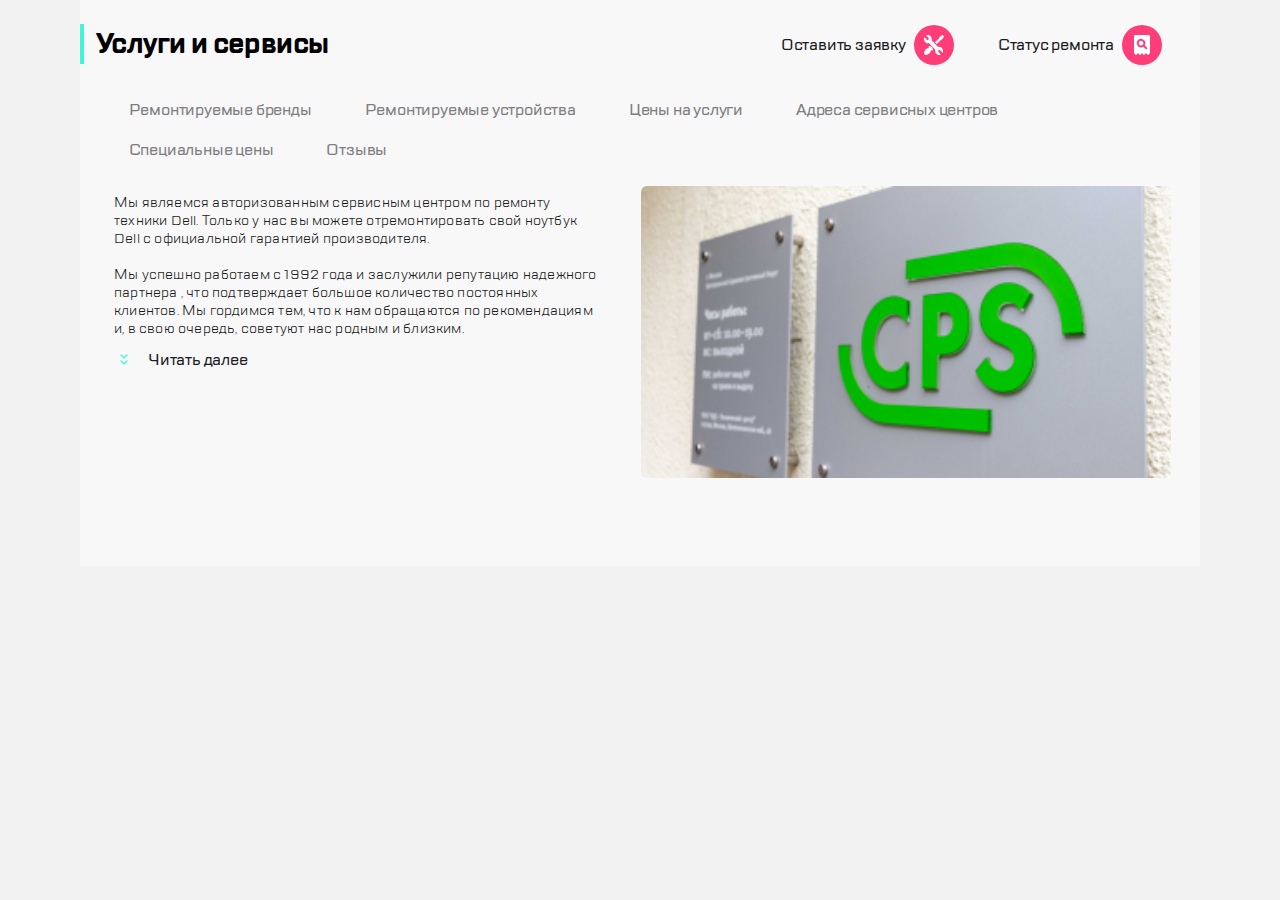
<file: index.html>
<!DOCTYPE html>
<html lang="ru">
<head>
    <meta charset="UTF-8">
    <title>Title</title>
    <link rel="stylesheet" href="style.css">
    <meta name="viewport" content="width=device-width, initial-scale=1, maximum-scale=1">
</head>
<body>
    <div class="body-container">
        <div class="header">
            <div class="header-section">
                <div class="header__item headerButton"><button><img src="img/burger.svg" alt=""></button></div>
                <div class="header__item divider"></div>
                <div class="header__item headerLogo"><a href="#"><img src="img/Group.svg" alt=""></a></div>
                <div class="header__item divider"></div>
                <div class="header-container">
                    <div class="contact-block">
                        <div class="contact-block__item headerButton"><button><img src="img/call.svg" alt=""></button></div>
                        <div class="contact-block__item headerButton"><button><img src="img/chat.svg" alt=""></button></div>
                        <div class="contact-block__item headerButton"><button><img src="img/profile.svg" alt=""></button></div>
                    </div>
                </div>
                <div class="header__item divider"></div>
                <div class="header__item headerButton"><button><img src="img/repair.svg" alt=""></button></div>
                <div class="header__item headerButton"><button><img src="img/checkstatus.svg" alt=""></button></div>
            </div>
        </div>
        <div class="main">
            <div class="main__section">
                <div class="title">
                    <div class="title__highlight"></div>
                    <span class="title__text">Услуги и сервисы</span>
                    <button class="title__button">Оставить заявку<img src="img/repair.svg" alt=""></button>
                    <button class="title__button">Статус ремонта<img src="img/checkstatus.svg" alt=""></button>
                </div>
                <div class="main__menu">
                    <nav>
                        <ul>
                            <li><a href="#">Ремонтируемые бренды </a></li>
                            <li><a href="#">Ремонтируемые устройства </a></li>
                            <li><a href="#">Цены на услуги </a></li>
                            <li><a href="#">Адреса сервисных центров </a></li>
                            <li><a href="#">Специальные цены </a></li>
                            <li><a href="#">Отзывы </a></li>
                        </ul>
                    </nav>
                </div>
                <div class="about-company">
                    <div class="container">
                        <div class="about-company__description">
                                Мы являемся авторизованным сервисным центром по ремонту техники Dell. Только у нас вы можете отремонтировать свой ноутбук Dell с официальной гарантией производителя.
                                <span><br><br>Мы успешно работаем с 1992 года и заслужили репутацию надежного партнера</span>
                                <span>, что подтверждает большое количество постоянных клиентов. Мы гордимся тем, что к нам обращаются по рекомендациям и, в свою очередь, советуют нас родным и близким.</span>
                        </div>
                        <div class="about-company__link">
                            <a href="#">Читать далее</a>
                        </div>
                    </div>
                    <div class="about-company__image">
                            <img src="img/_MG_3223.jpg" alt="#">
                    </div>
                </div>
            </div>
        </div>
    </div>
</body>
</html>
</file>
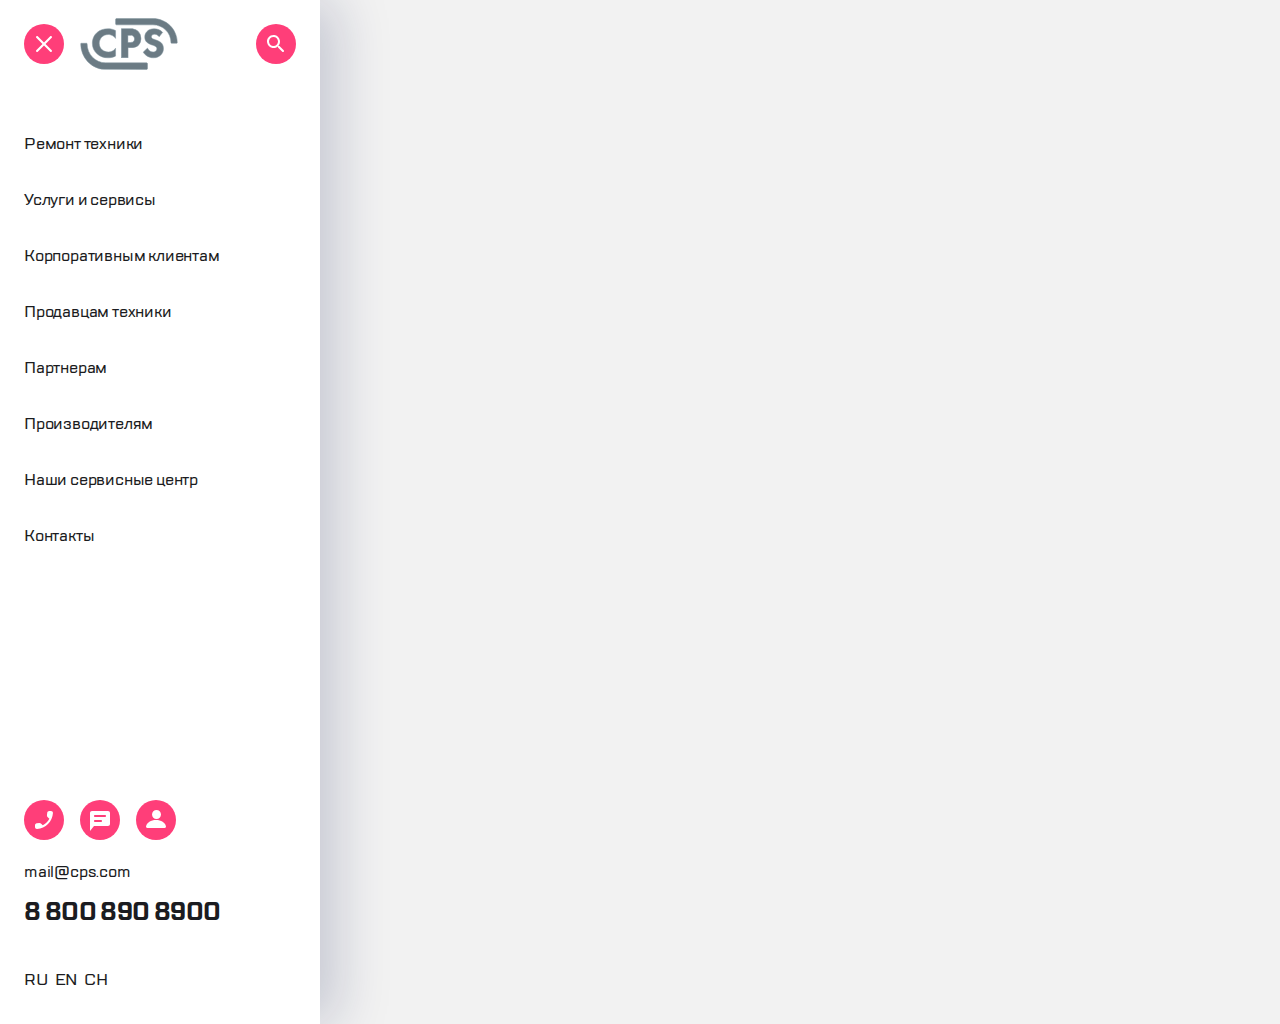
<file: side_menu.html>
<!DOCTYPE html>
<html lang="ru">
<head>
    <meta charset="UTF-8">
    <title>Title</title>
    <link rel="stylesheet" href="side-meny-style.css">
    <meta name="viewport" content="height=device-height, initial-scale=1, maximum-scale=1">
</head>
<body>
    <div class="body-container">
        <div class="header">
            <div class="header__button burger-close"><button tabindex="0"><img src="img/burger-close.svg" alt=""></button></div>
            <div class="header__image headerLogo" tabindex="0"><a href="#"><img src="img/Group.svg" alt=""></a></div>
            <div class="header__button search-button"><button tabindex="0"><img src="img/search.svg" alt=""></button></div>
        </div>
        <div class="main">
            <nav class="main-menu">
                <ul class="main-menu__list">
                    <li class="main-menu__item" tabindex="0"><a href="https://yandex.ru/">Ремонт техники</a></li>
                    <li class="main-menu__item" tabindex="0"><a href="https://www.google.ru/">Услуги и сервисы</a></li>
                    <li class="main-menu__item" tabindex="0"><a href="https://www.instagram.com/">Корпоративным клиентам</a></li>
                    <li class="main-menu__item" tabindex="0"><a href="https://vk.com/">Продавцам техники</a></li>
                    <li class="main-menu__item" tabindex="0"><a href="https://twitter.com/">Партнерам</a></li>
                    <li class="main-menu__item" tabindex="0"><a href="https://ru-ru.facebook.com/">Производителям</a></li>
                    <li class="main-menu__item" tabindex="0"><a href="https://telegram.org/">Наши сервисные центр</a></li>
                    <li class="main-menu__item" tabindex="0"><a href="https://www.yahoo.com/">Контакты</a></li>
                </ul>
            </nav>
            <div class="footer">
                <div class="info">
                    <div class="info-buttons">
                        <div class="info-buttons__button callback-button"><button tabindex="0"><img src="img/call.svg" alt=""></button></div>
                        <div class="info-buttons__button chat-button"><button tabindex="0"><img src="img/chat.svg" alt=""></button></div>
                        <div class="info-buttons__button profile-button"><button tabindex="0"><img src="img/profile.svg" alt=""></button></div>
                    </div>
                    <div class="info-mail" tabindex="0"><a href="mailto:mail@cps.com">mail@cps.com</a></div>
                    <div class="info-number" tabindex="0"><a href="tel:8 800 890 8900">8 800 890 8900</a></div>
                </div>
                <div class="lang">
                    <div class="lang__button ru-button" tabindex="0"><button>RU</button></div>
                    <div class="lang__button en-button" tabindex="0"><button>EN</button></div>
                    <div class="lang__button ch-button" tabindex="0"><button>CH</button></div>
                </div>
            </div>
        </div>
    </div>
</body>
</html>
</file>
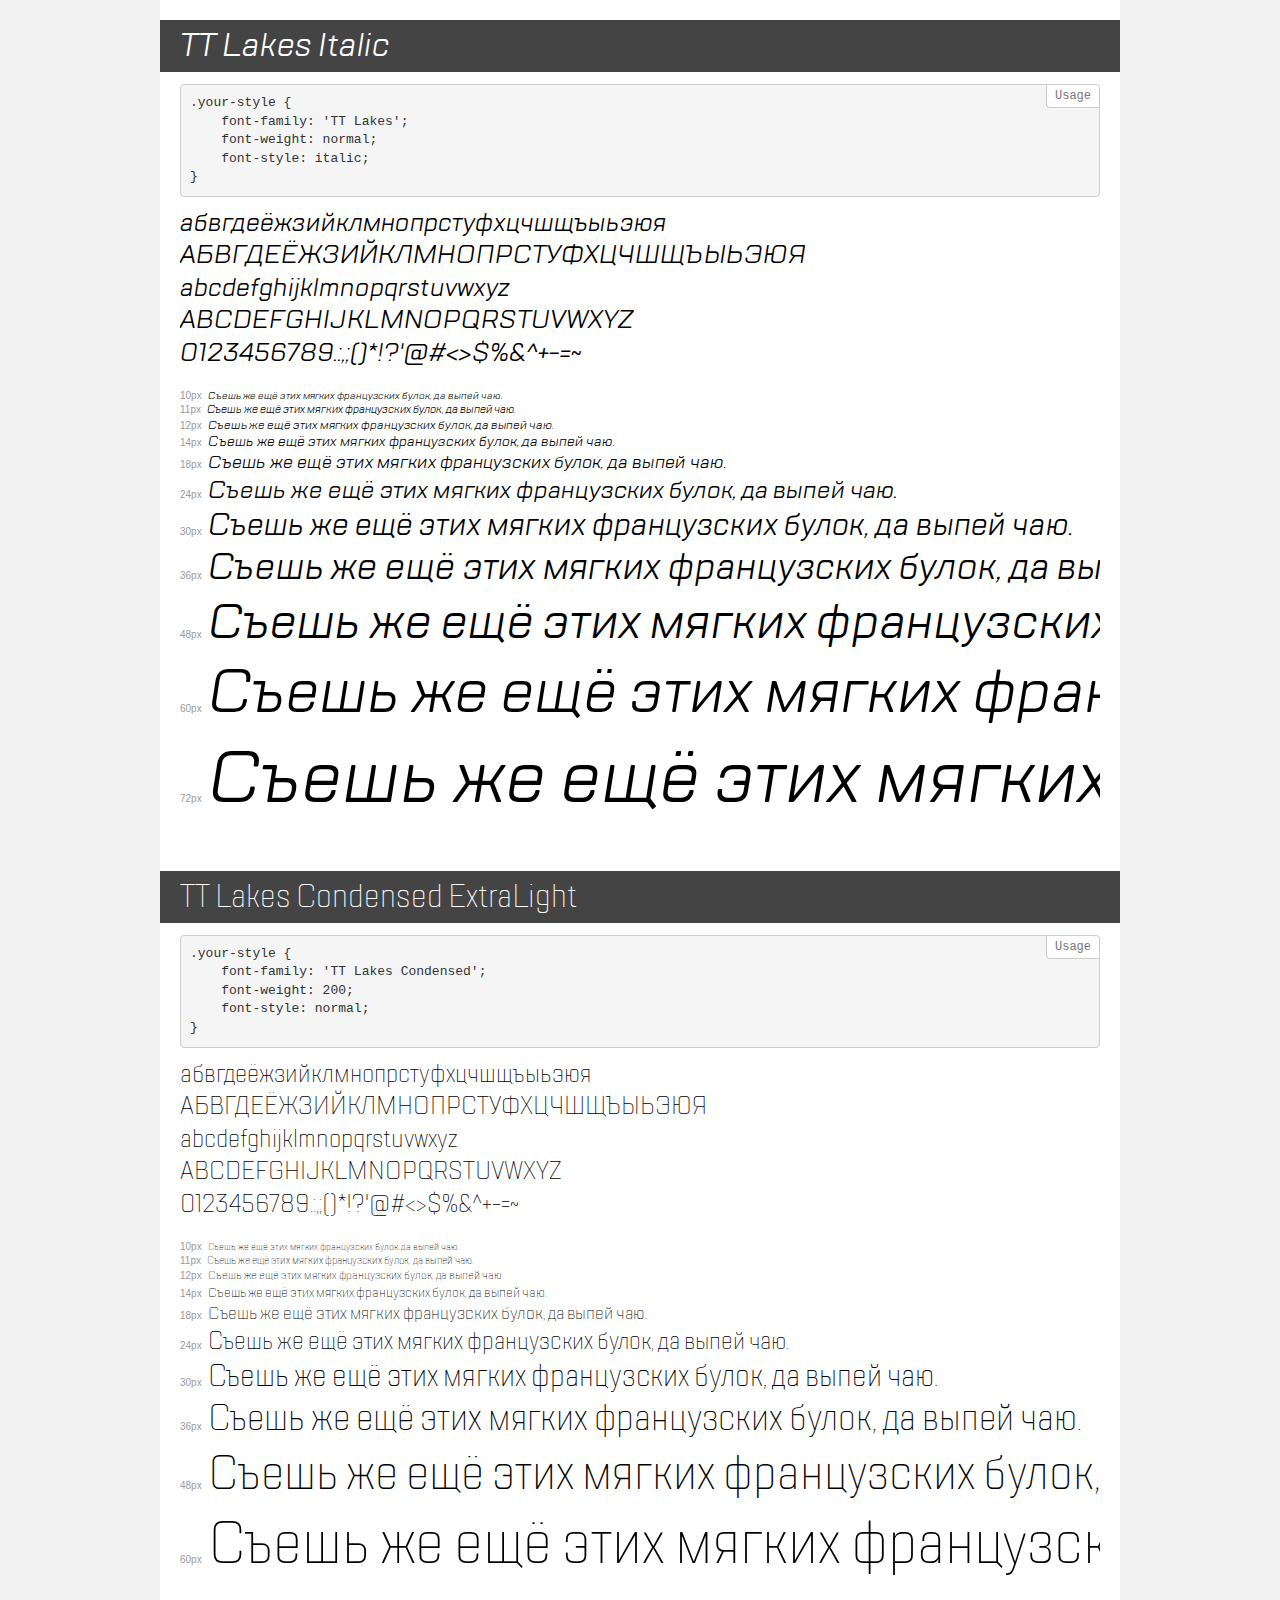
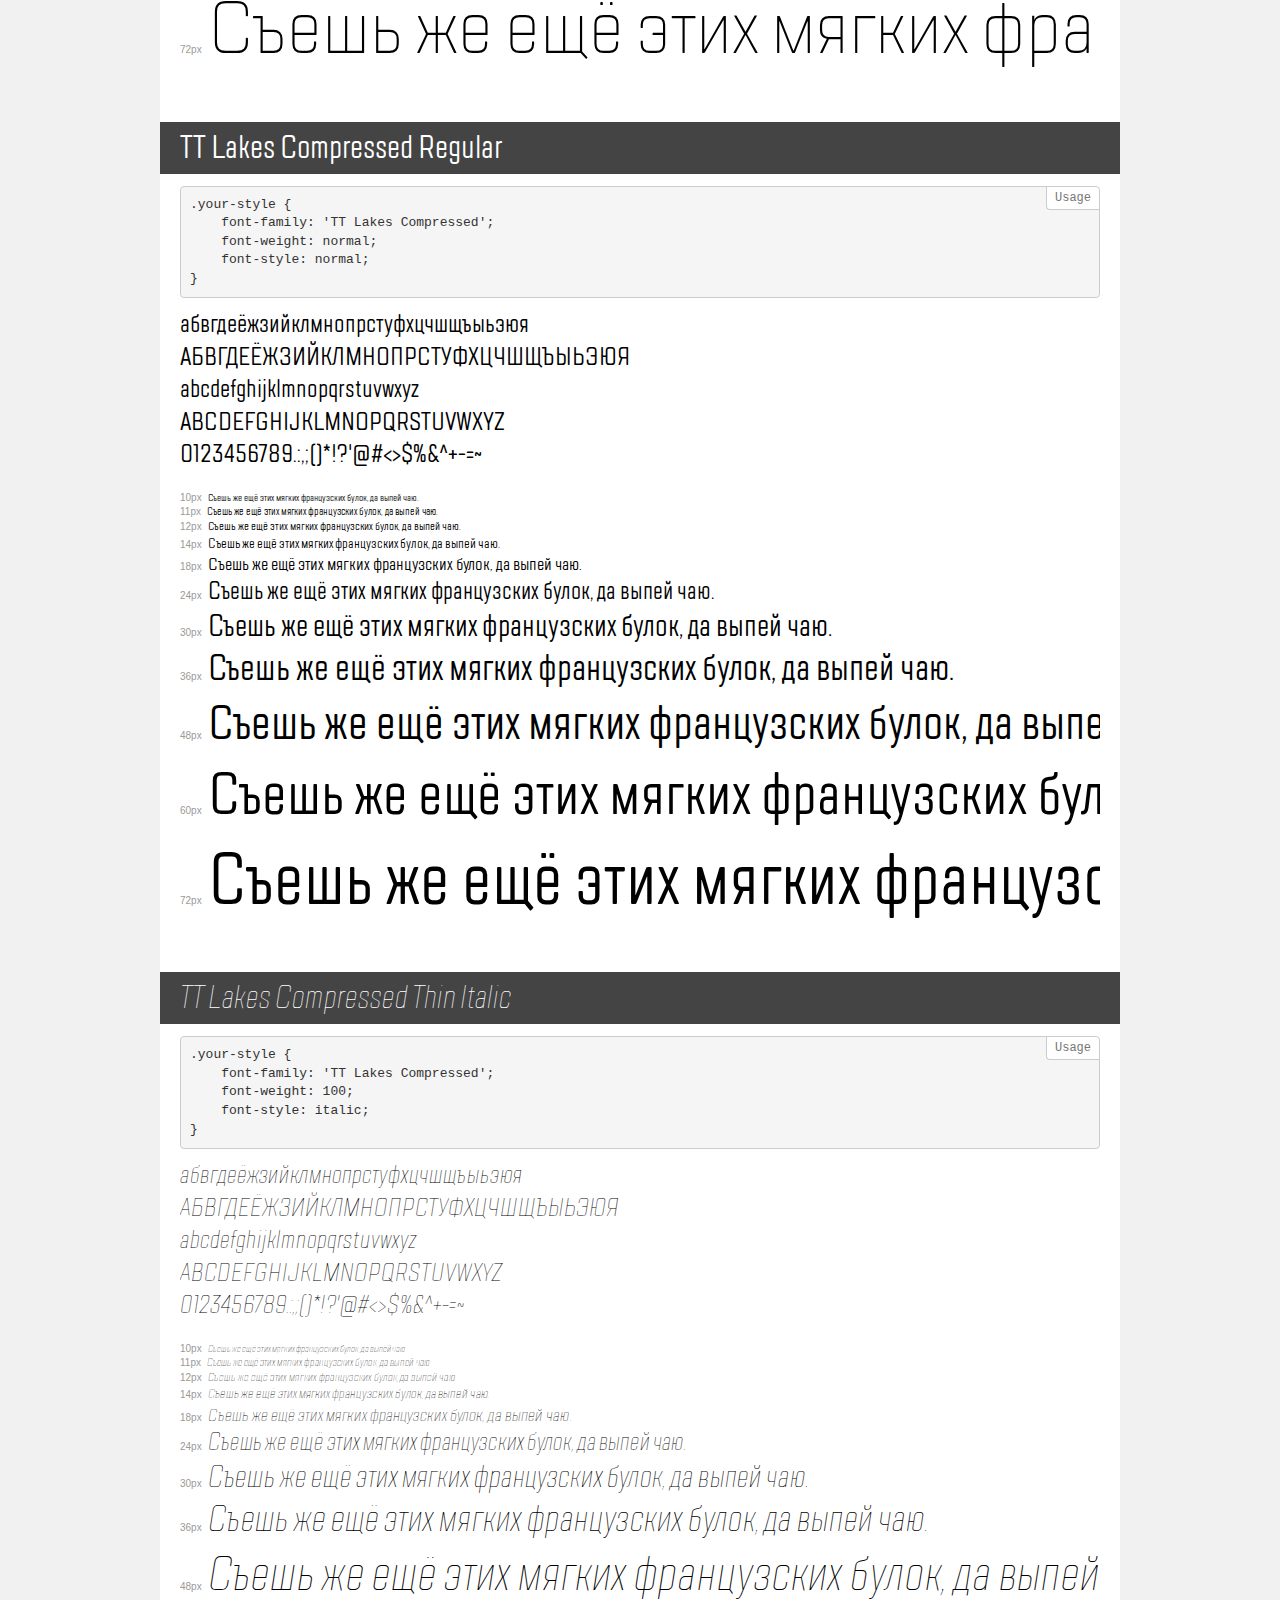
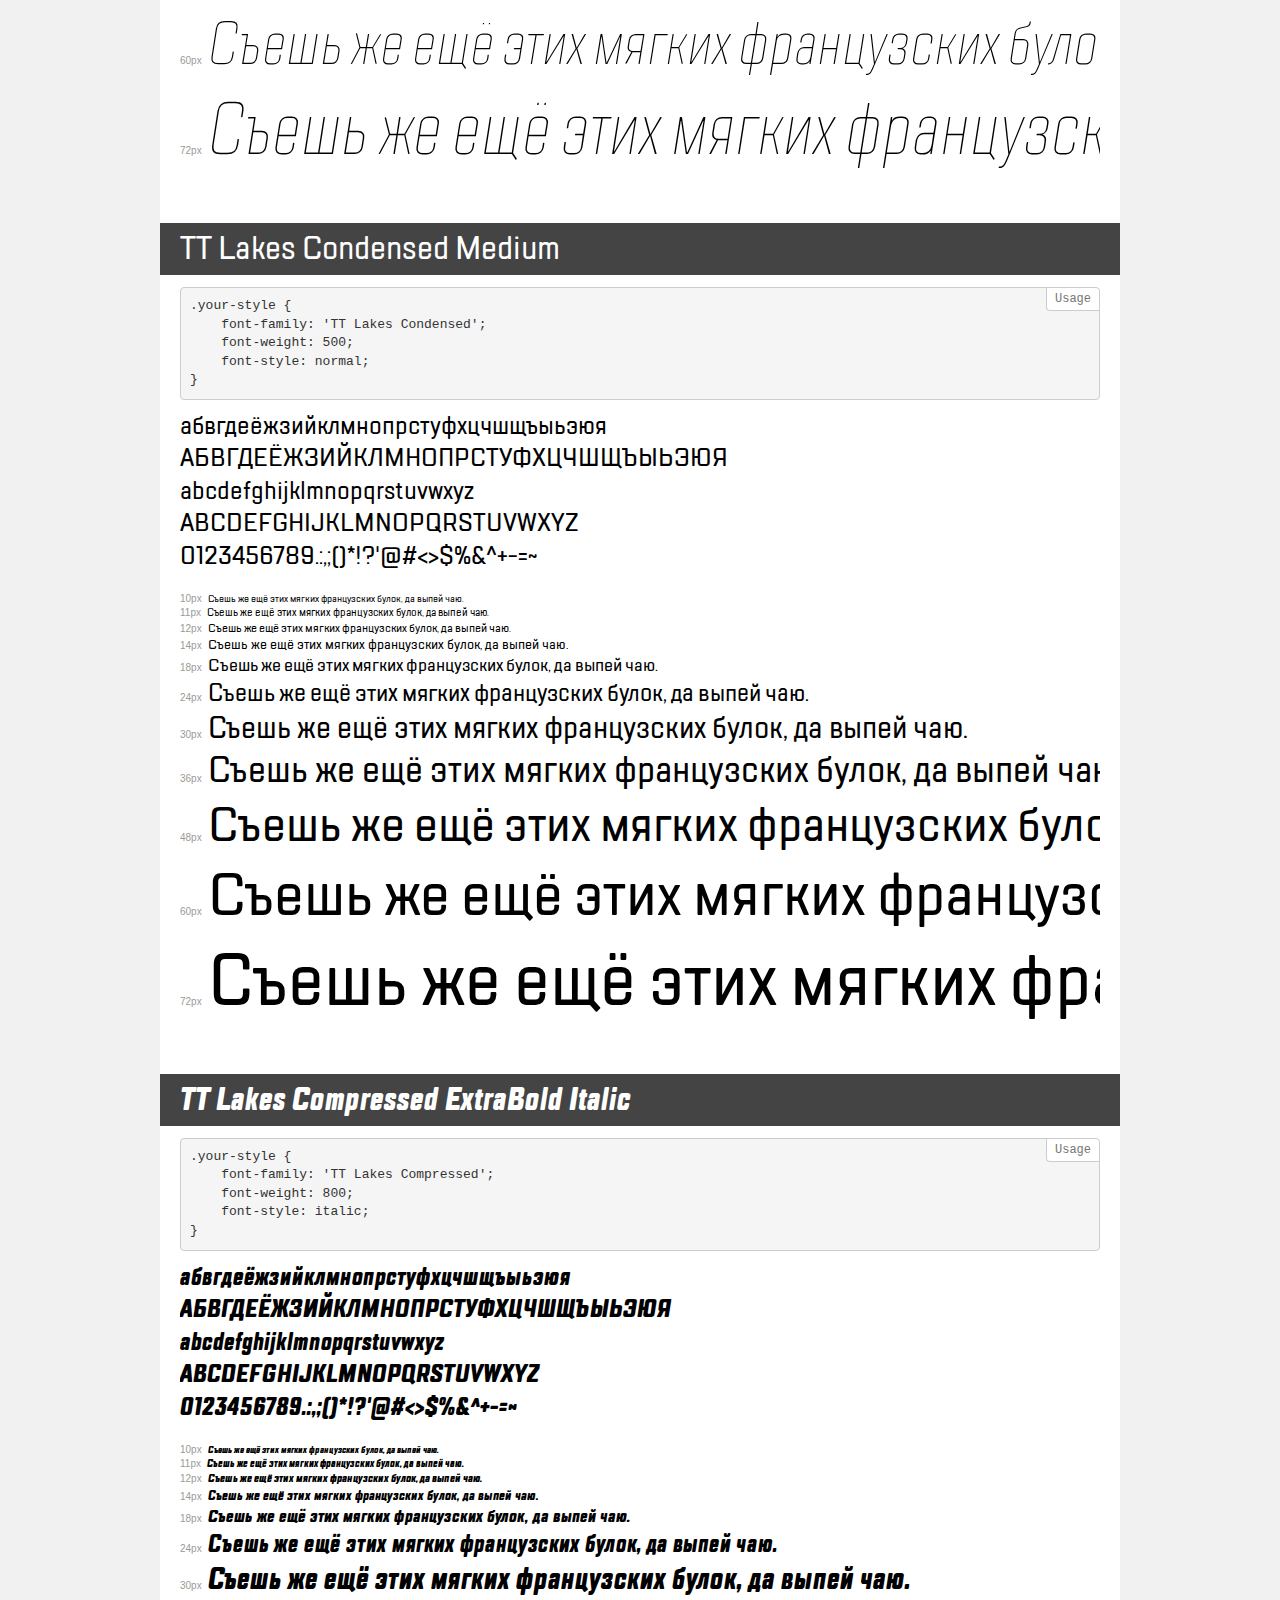
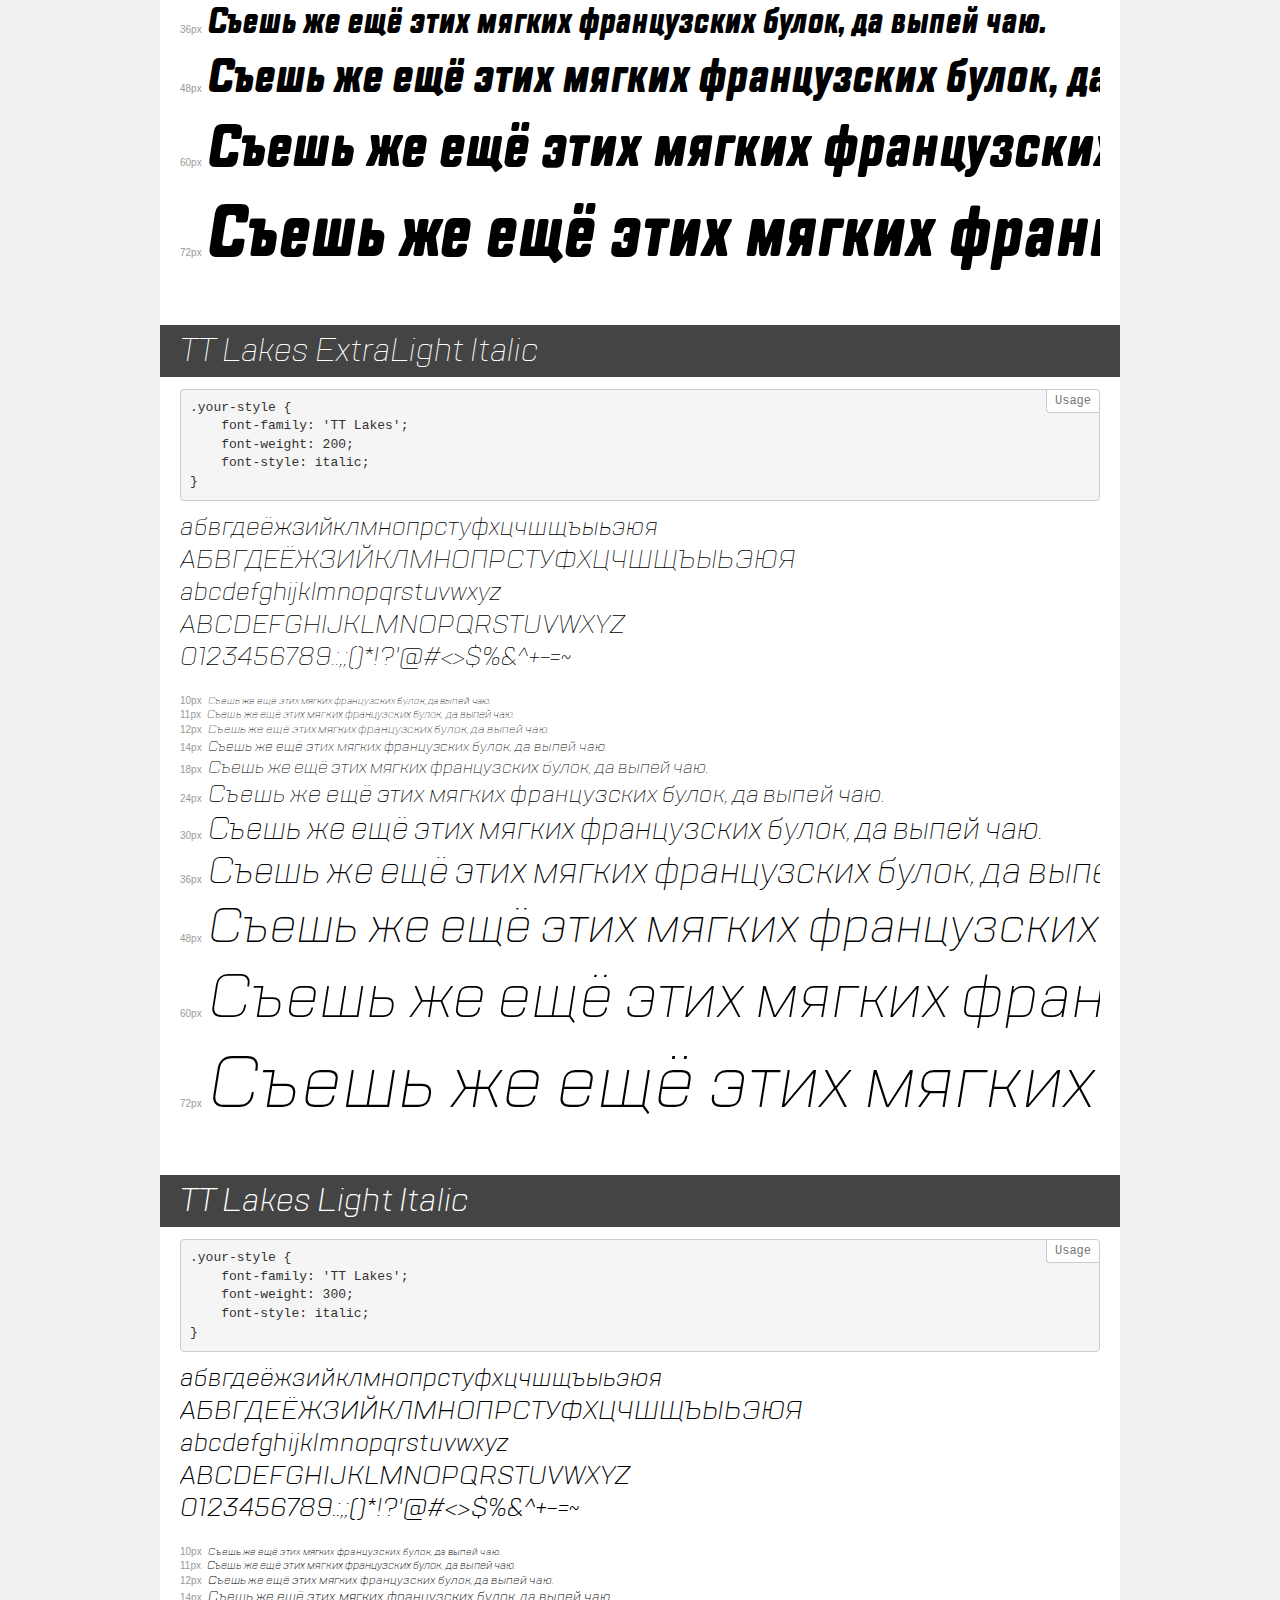
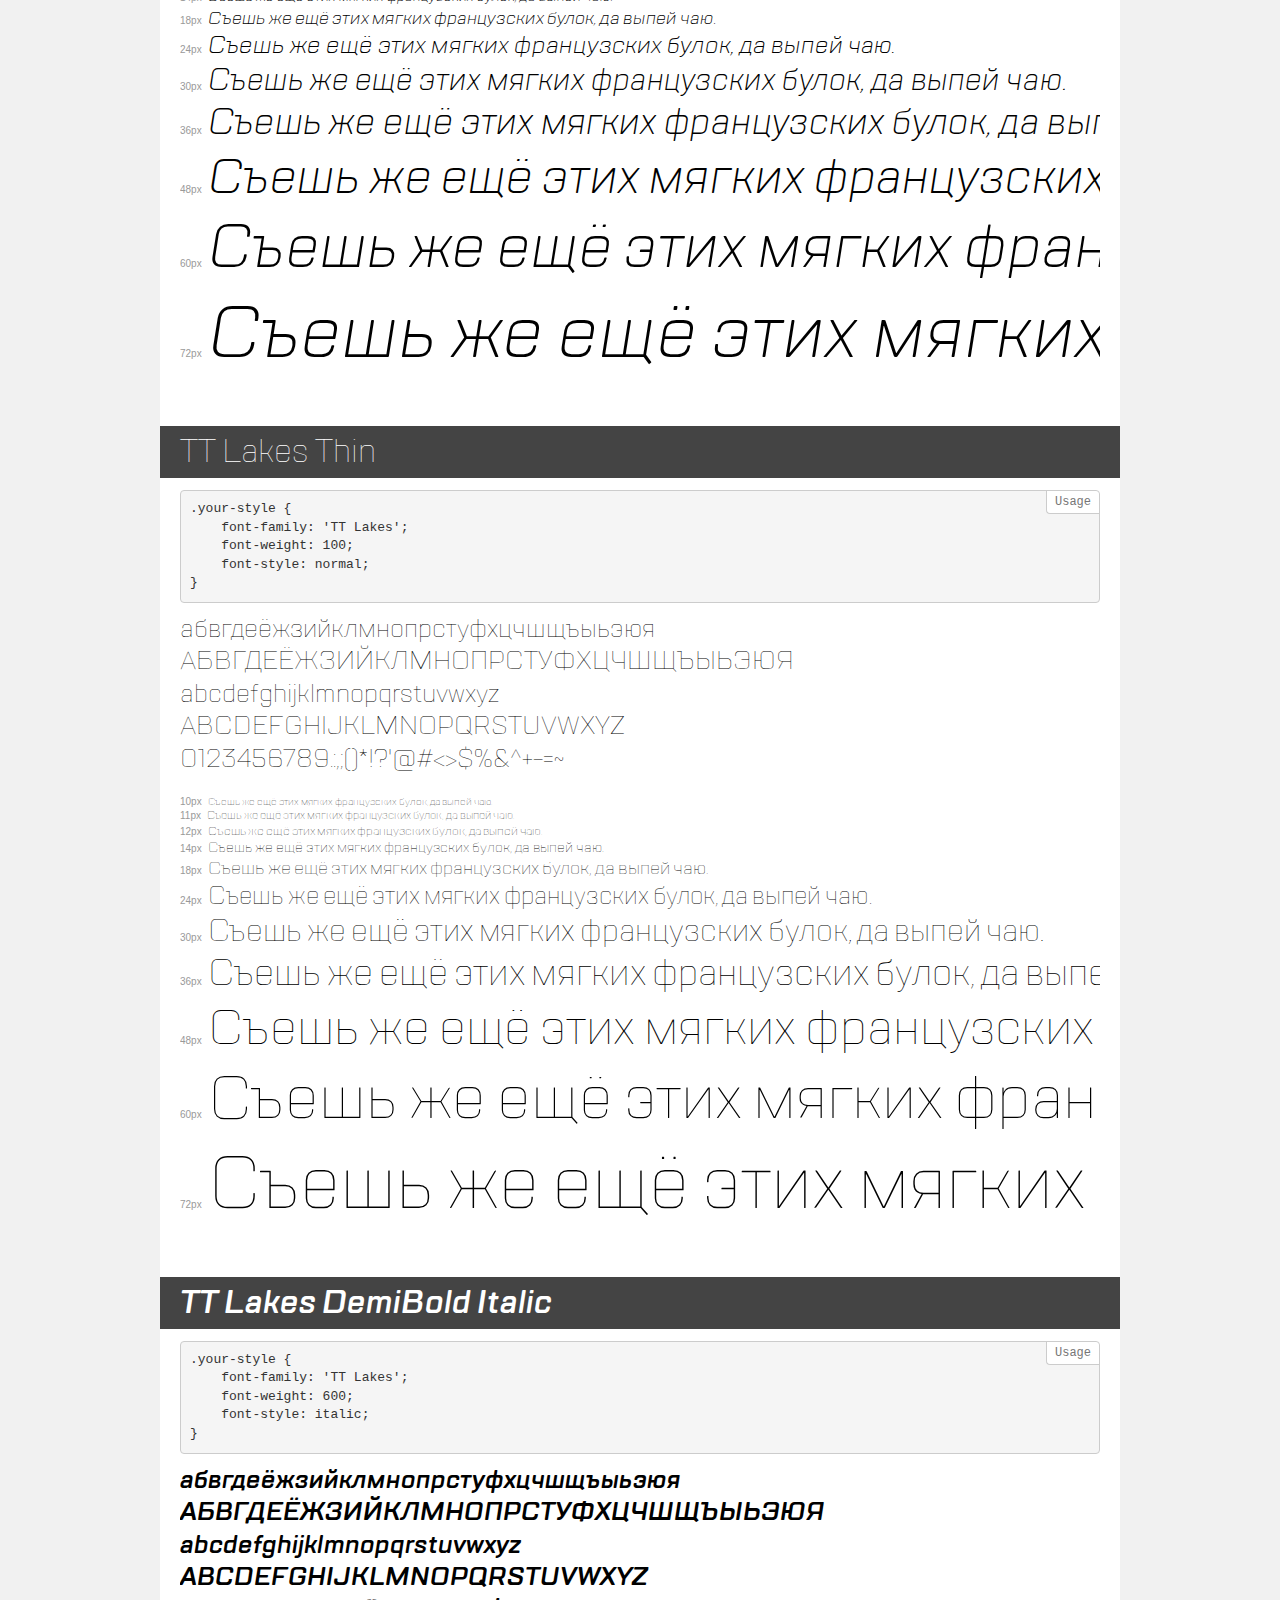
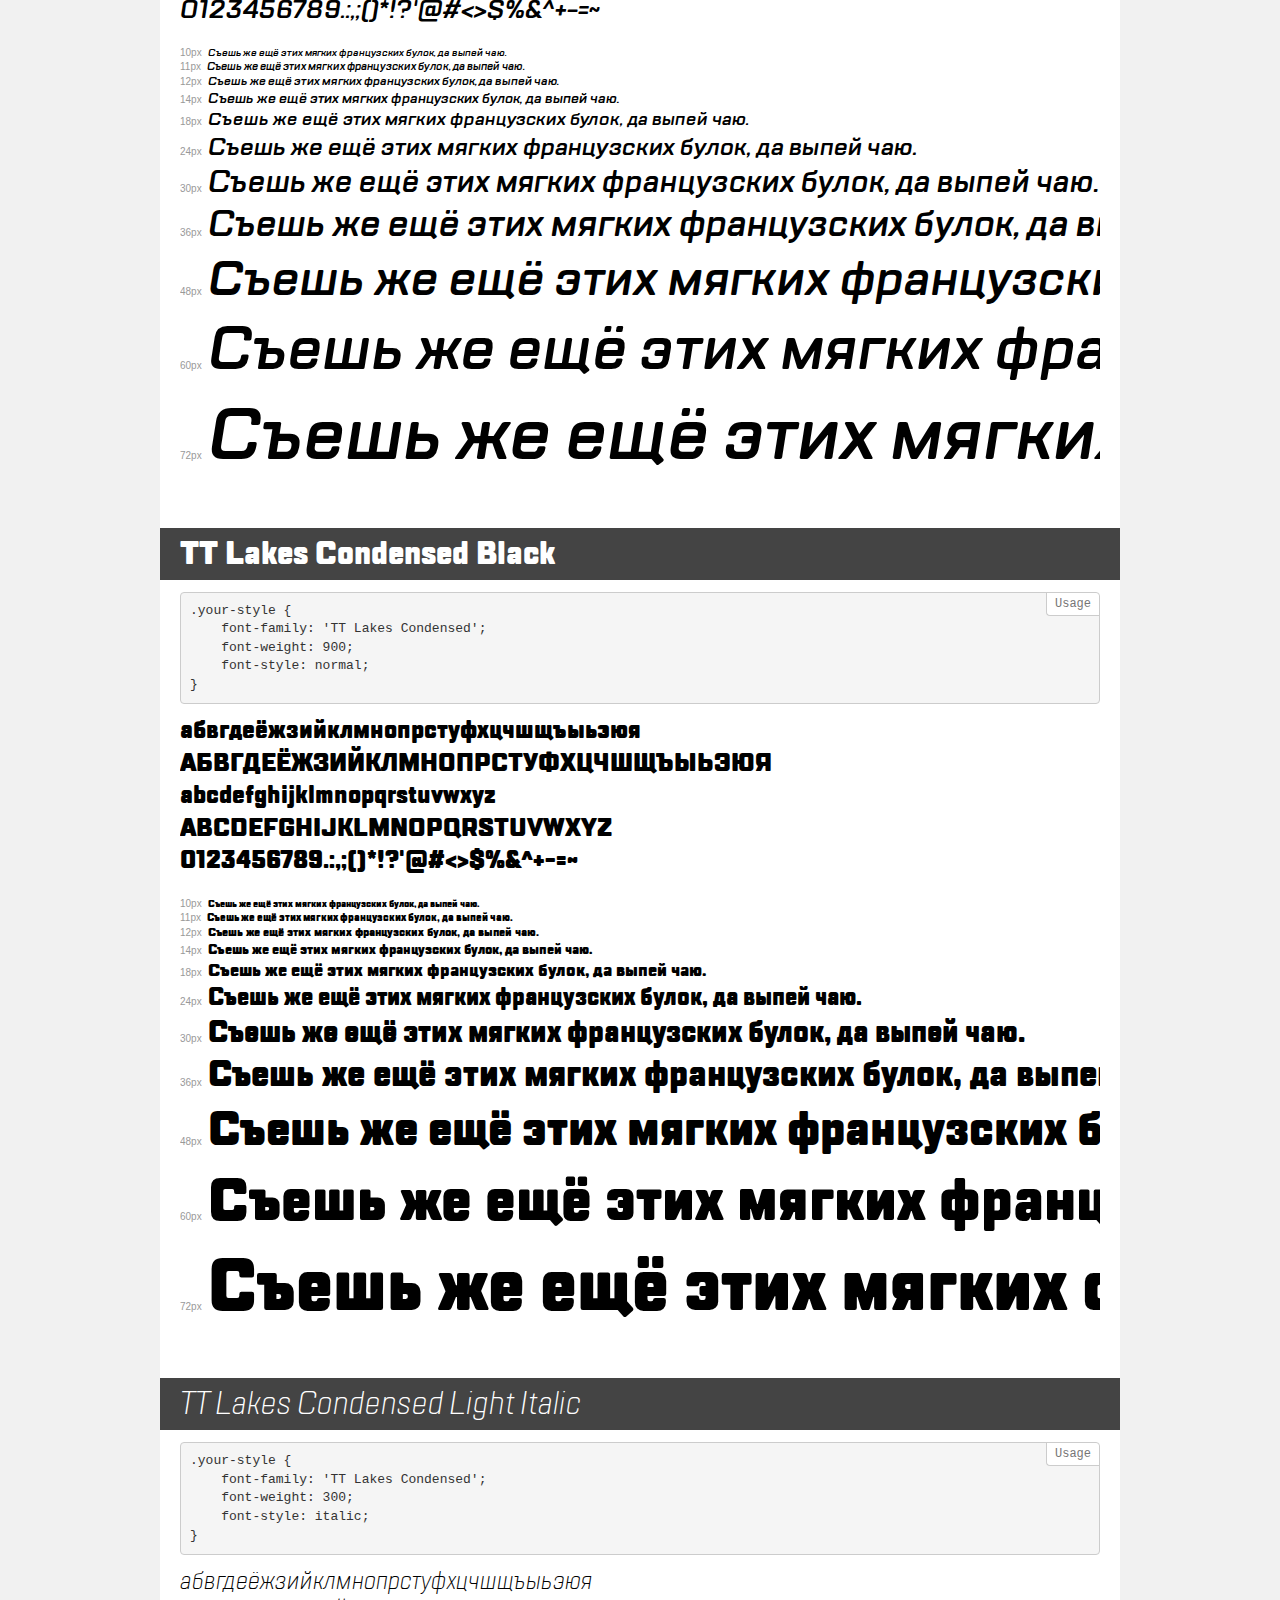
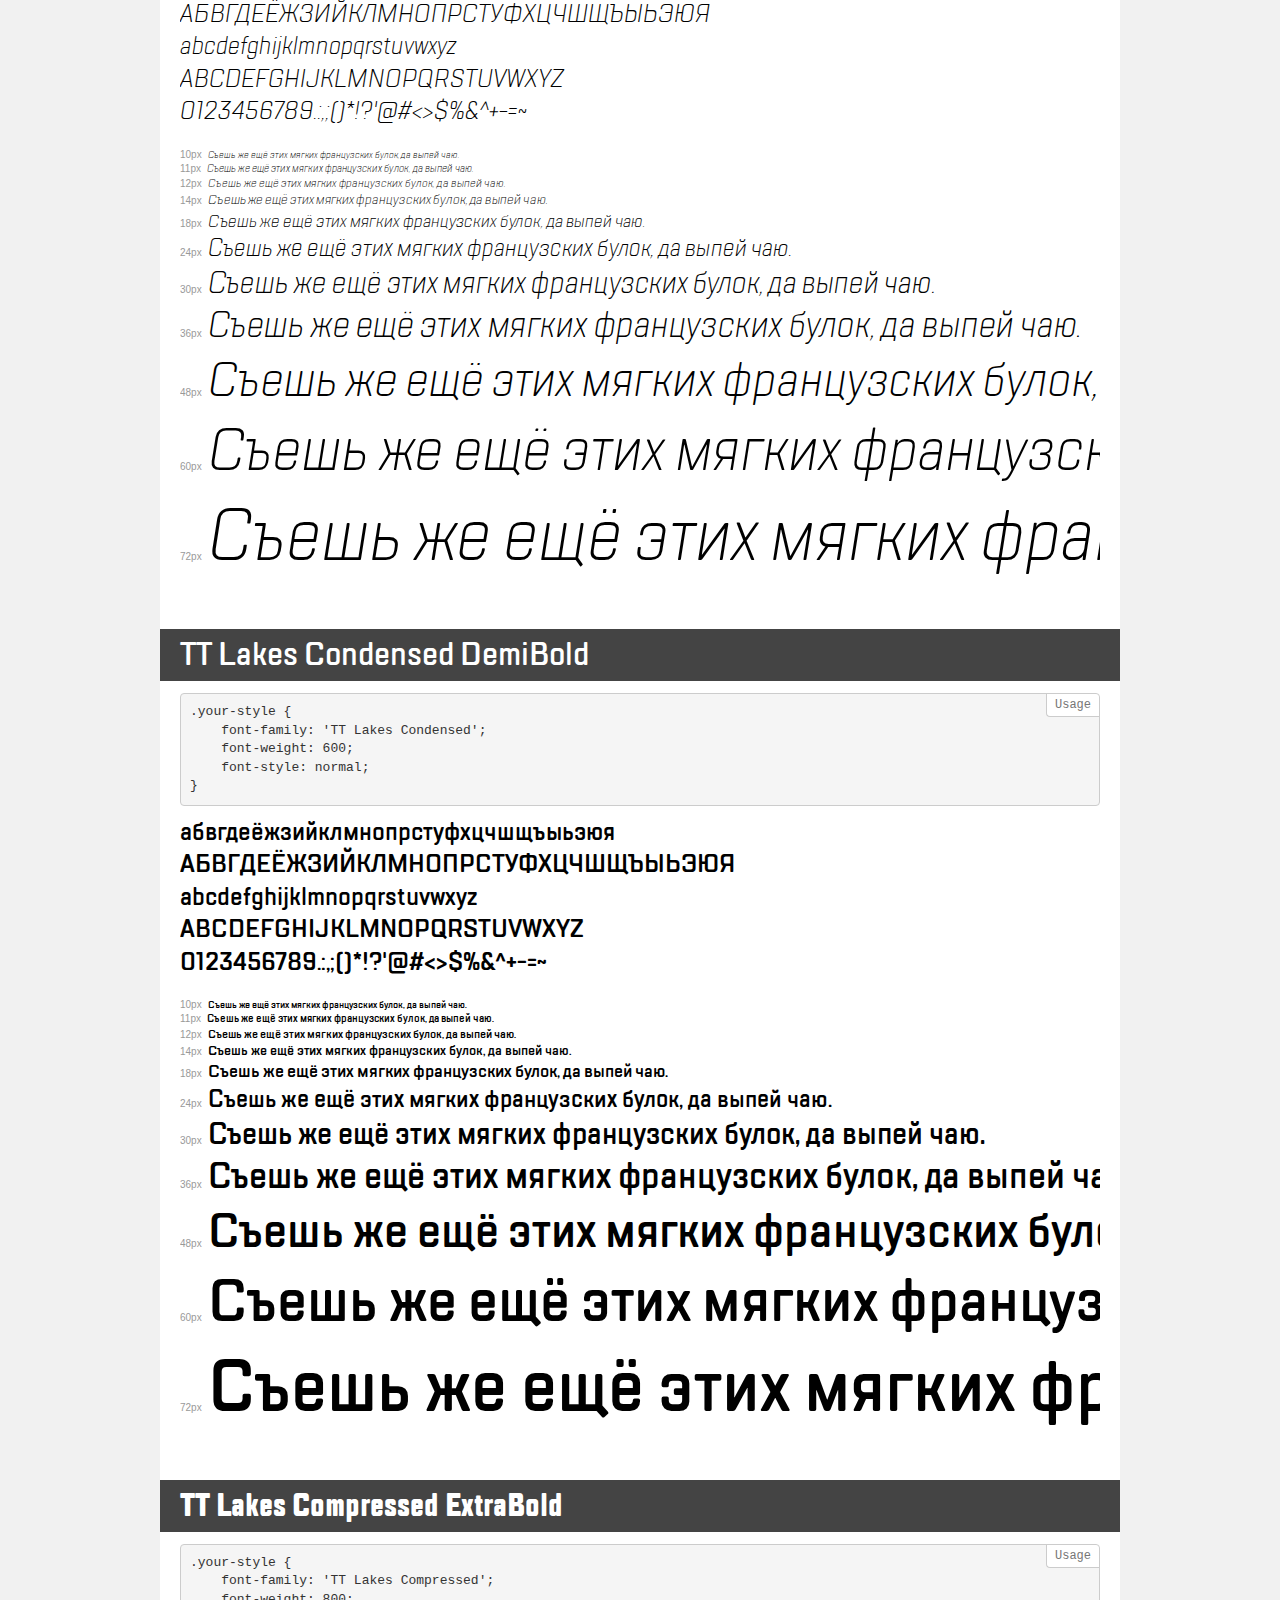
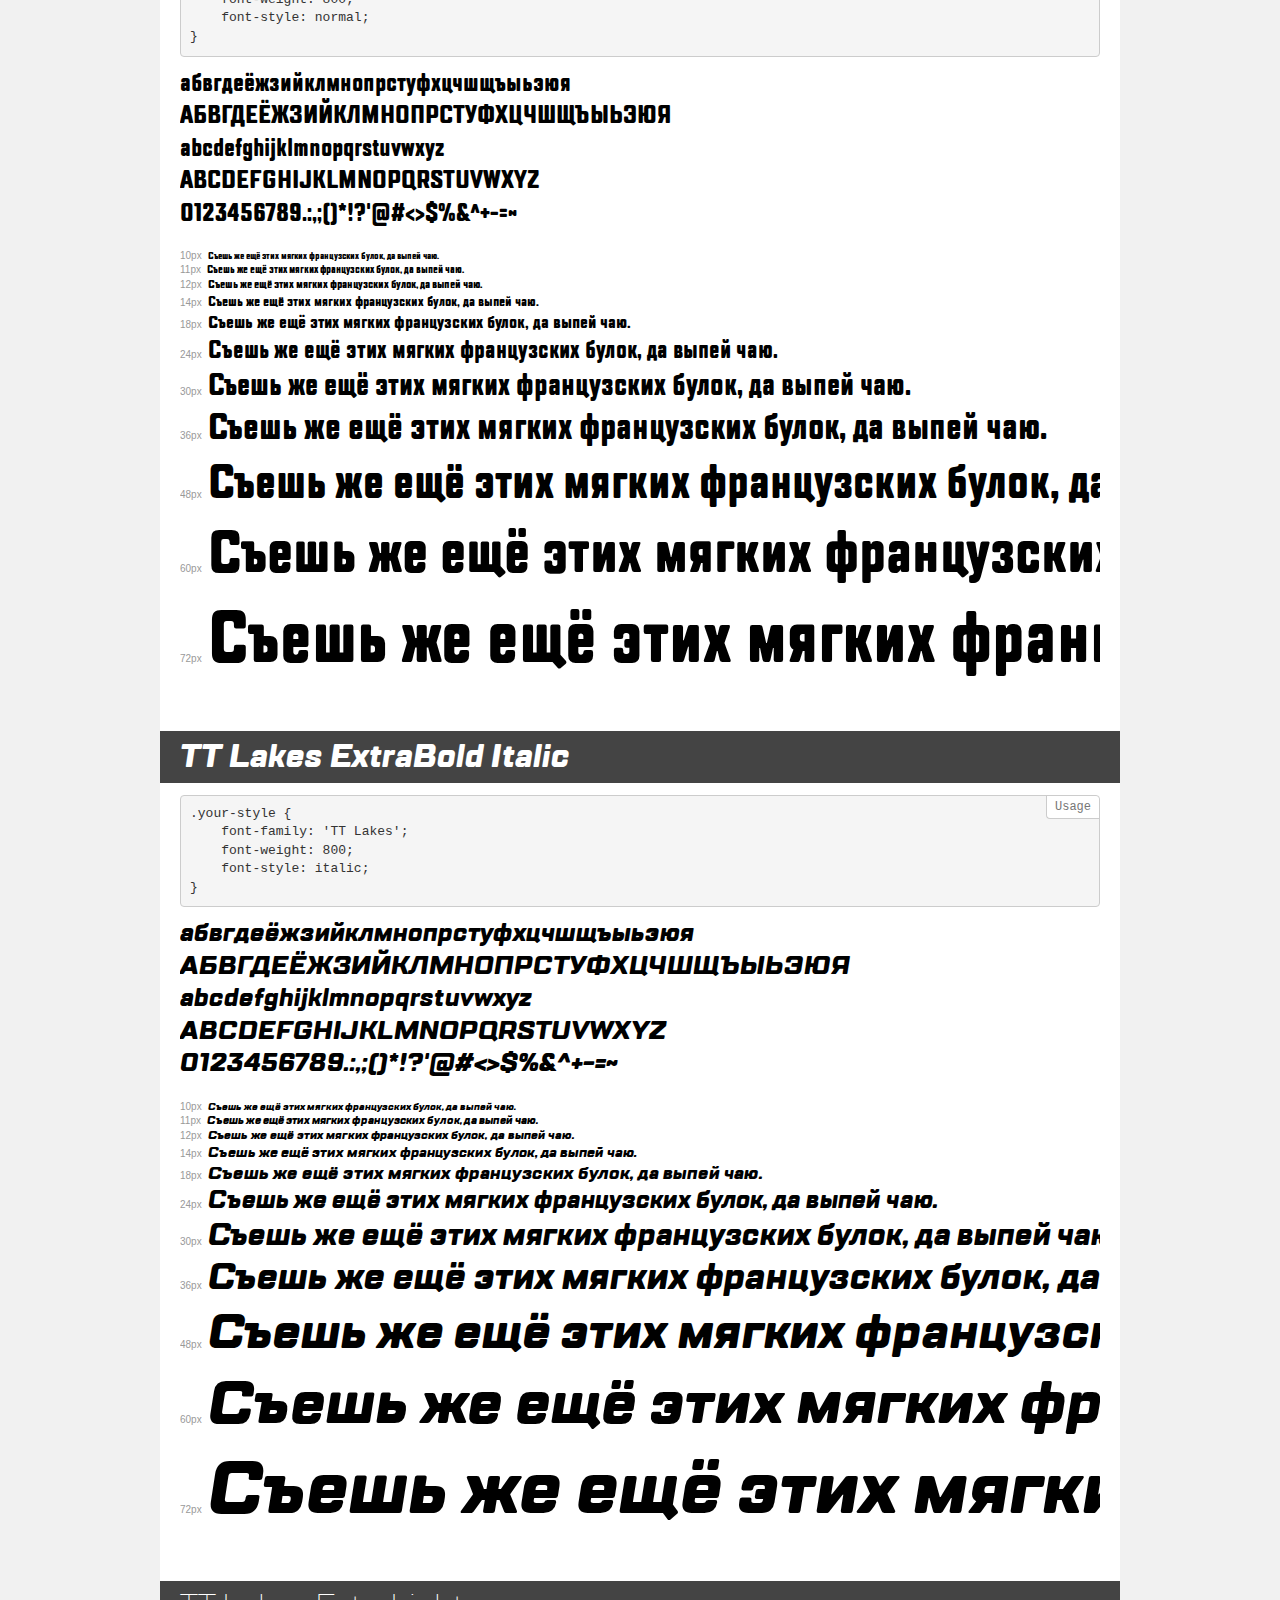
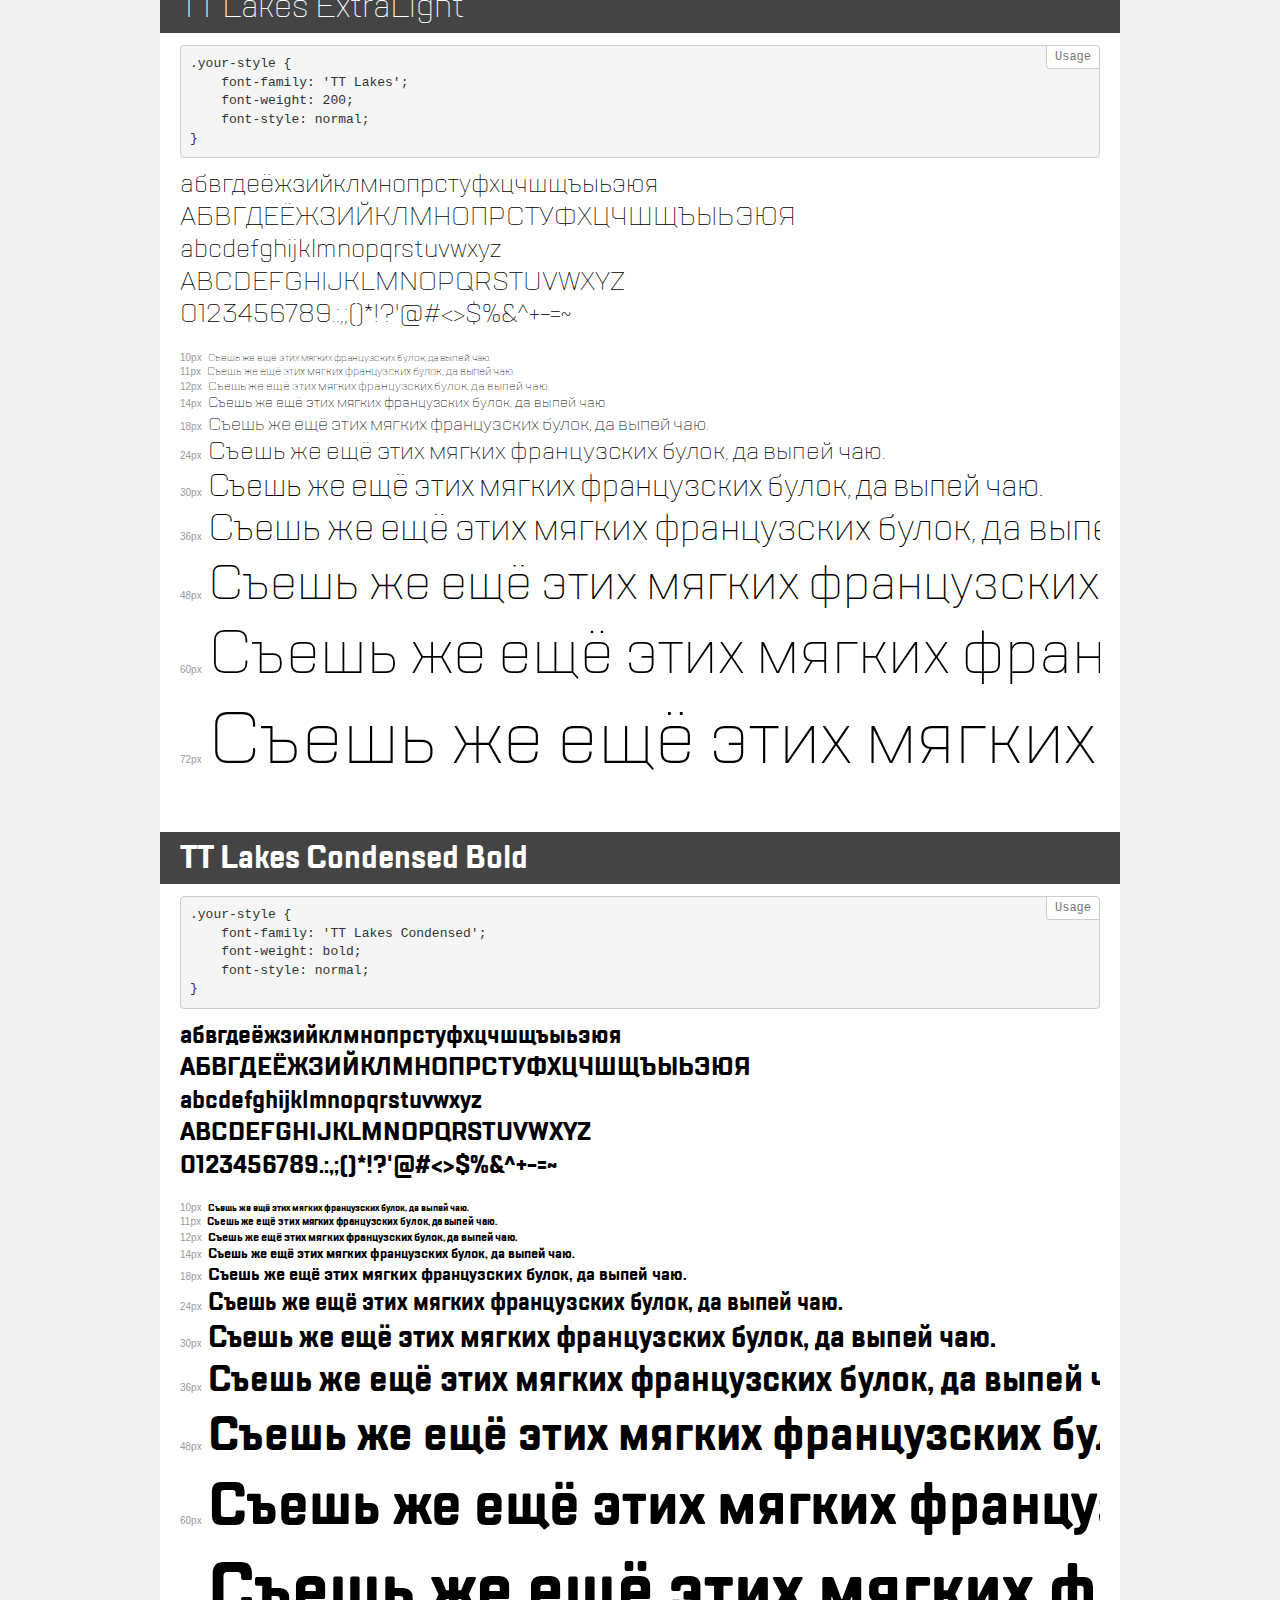
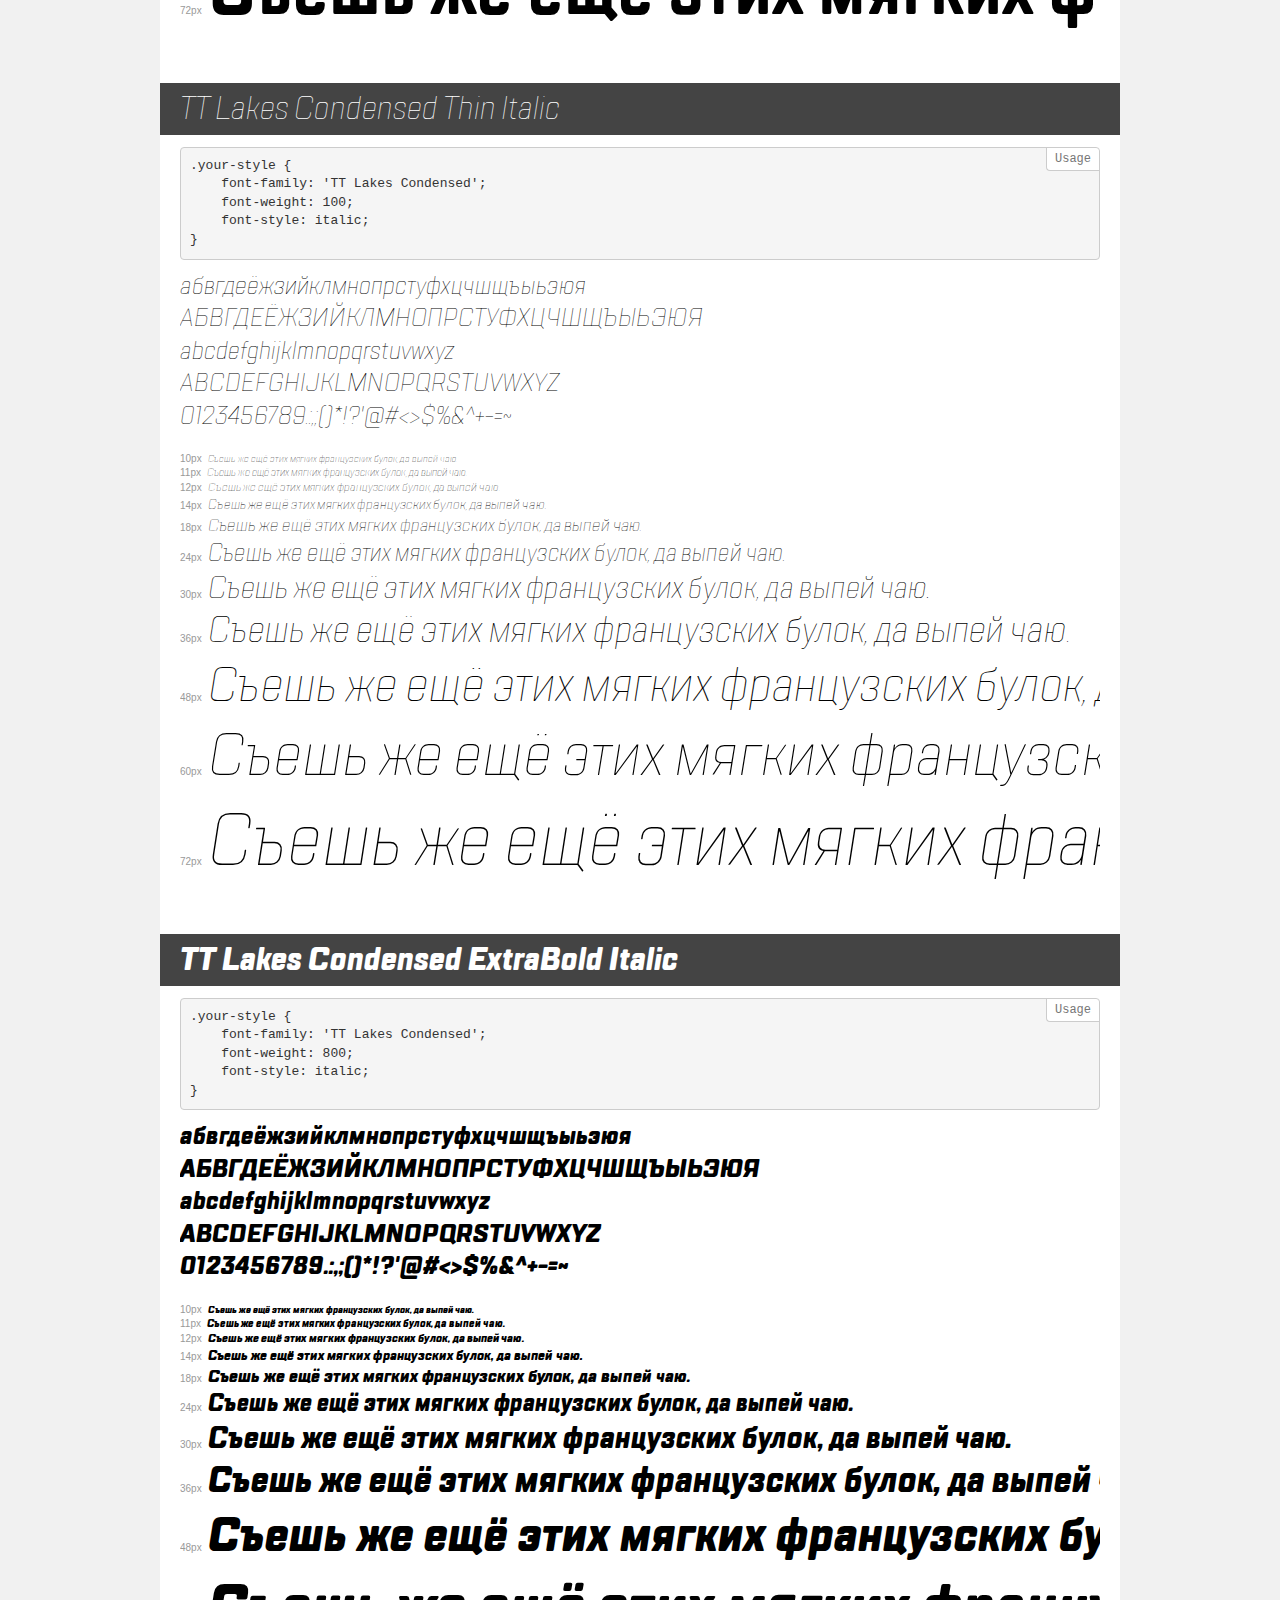
<file: fonts/demo.html>
<!DOCTYPE html>
<html>
<head>
    <meta charset="utf-8">
    <meta http-equiv="X-UA-Compatible" content="IE=edge">
    <meta name="viewport" content="width=device-width, initial-scale=1">
    <meta name="robots" content="noindex, noarchive">
    <meta name="format-detection" content="telephone=no">
    <title>Transfonter demo</title>
    <link href="stylesheet.css" rel="stylesheet">
    <style>
        /*
        http://meyerweb.com/eric/tools/css/reset/
        v2.0 | 20110126
        License: none (public domain)
        */
        html, body, div, span, applet, object, iframe,
        h1, h2, h3, h4, h5, h6, p, blockquote, pre,
        a, abbr, acronym, address, big, cite, code,
        del, dfn, em, img, ins, kbd, q, s, samp,
        small, strike, strong, sub, sup, tt, var,
        b, u, i, center,
        dl, dt, dd, ol, ul, li,
        fieldset, form, label, legend,
        table, caption, tbody, tfoot, thead, tr, th, td,
        article, aside, canvas, details, embed,
        figure, figcaption, footer, header, hgroup,
        menu, nav, output, ruby, section, summary,
        time, mark, audio, video {
            margin: 0;
            padding: 0;
            border: 0;
            font-size: 100%;
            font: inherit;
            vertical-align: baseline;
        }
        /* HTML5 display-role reset for older browsers */
        article, aside, details, figcaption, figure,
        footer, header, hgroup, menu, nav, section {
            display: block;
        }
        body {
            line-height: 1;
        }
        ol, ul {
            list-style: none;
        }
        blockquote, q {
            quotes: none;
        }
        blockquote:before, blockquote:after,
        q:before, q:after {
            content: '';
            content: none;
        }
        table {
            border-collapse: collapse;
            border-spacing: 0;
        }
        /* common styles */
        body {
            background: #f1f1f1;
            color: #000;
        }
        .page {
            background: #fff;
            width: 920px;
            margin: 0 auto;
            padding: 20px 20px 0 20px;
            overflow: hidden;
        }
        .font-container {
            overflow-x: auto;
            overflow-y: hidden;
            margin-bottom: 40px;
            line-height: 1.3;
            white-space: nowrap;
            padding-bottom: 5px;
        }
        h1 {
            position: relative;
            background: #444;
            font-size: 32px;
            color: #fff;
            padding: 10px 20px;
            margin: 0 -20px 12px -20px;
        }
        .letters {
            font-size: 25px;
            margin-bottom: 20px;
        }
        .s10:before {
            content: '10px';
        }
        .s11:before {
            content: '11px';
        }
        .s12:before {
            content: '12px';
        }
        .s14:before {
            content: '14px';
        }
        .s18:before {
            content: '18px';
        }
        .s24:before {
            content: '24px';
        }
        .s30:before {
            content: '30px';
        }
        .s36:before {
            content: '36px';
        }
        .s48:before {
            content: '48px';
        }
        .s60:before {
            content: '60px';
        }
        .s72:before {
            content: '72px';
        }
        .s10:before, .s11:before, .s12:before, .s14:before,
        .s18:before, .s24:before, .s30:before, .s36:before,
        .s48:before, .s60:before, .s72:before {
            font-family: Arial, sans-serif;
            font-size: 10px;
            font-weight: normal;
            font-style: normal;
            color: #999;
            padding-right: 6px;
        }
        pre {
            display: block;
            position: relative;
            padding: 9px;
            margin: 0 0 10px;
            font-family: Monaco, Menlo, Consolas, "Courier New", monospace !important;
            font-size: 13px;
            line-height: 1.428571429;
            color: #333;
            font-weight: normal !important;
            font-style: normal !important;
            background-color: #f5f5f5;
            border: 1px solid #ccc;
            overflow-x: auto;
            border-radius: 4px;
        }
        pre:after {
            display: block;
            position: absolute;
            right: 0;
            top: 0;
            content: 'Usage';
            line-height: 1;
            padding: 5px 8px;
            font-size: 12px;
            color: #767676;
            background-color: #fff;
            border: 1px solid #ccc;
            border-right: none;
            border-top: none;
            border-radius: 0 4px 0 4px;
            z-index: 10;
        }
        /* responsive */
        @media (max-width: 959px) {
            .page {
                width: auto;
                margin: 0;
            }
        }
    </style>
</head>
<body>
<div class="page">
    <div class="demo" style="font-family: 'TT Lakes'; font-weight: normal; font-style: italic;">
        <h1>TT Lakes Italic</h1>
        <pre>.your-style {
    font-family: 'TT Lakes';
    font-weight: normal;
    font-style: italic;
}</pre>
        <div class="font-container">
            <p class="letters">
                абвгдеёжзийклмнопрстуфхцчшщъыьэюя<br>
АБВГДЕЁЖЗИЙКЛМНОПРСТУФХЦЧШЩЪЫЬЭЮЯ<br>
abcdefghijklmnopqrstuvwxyz<br>
ABCDEFGHIJKLMNOPQRSTUVWXYZ<br>
                0123456789.:,;()*!?'@#<>$%&^+-=~
            </p>
            <p class="s10" style="font-size: 10px;">Съешь же ещё этих мягких французских булок, да выпей чаю.</p>
            <p class="s11" style="font-size: 11px;">Съешь же ещё этих мягких французских булок, да выпей чаю.</p>
            <p class="s12" style="font-size: 12px;">Съешь же ещё этих мягких французских булок, да выпей чаю.</p>
            <p class="s14" style="font-size: 14px;">Съешь же ещё этих мягких французских булок, да выпей чаю.</p>
            <p class="s18" style="font-size: 18px;">Съешь же ещё этих мягких французских булок, да выпей чаю.</p>
            <p class="s24" style="font-size: 24px;">Съешь же ещё этих мягких французских булок, да выпей чаю.</p>
            <p class="s30" style="font-size: 30px;">Съешь же ещё этих мягких французских булок, да выпей чаю.</p>
            <p class="s36" style="font-size: 36px;">Съешь же ещё этих мягких французских булок, да выпей чаю.</p>
            <p class="s48" style="font-size: 48px;">Съешь же ещё этих мягких французских булок, да выпей чаю.</p>
            <p class="s60" style="font-size: 60px;">Съешь же ещё этих мягких французских булок, да выпей чаю.</p>
            <p class="s72" style="font-size: 72px;">Съешь же ещё этих мягких французских булок, да выпей чаю.</p>
        </div>
    </div>
    <div class="demo" style="font-family: 'TT Lakes Condensed'; font-weight: 200; font-style: normal;">
        <h1>TT Lakes Condensed ExtraLight</h1>
        <pre>.your-style {
    font-family: 'TT Lakes Condensed';
    font-weight: 200;
    font-style: normal;
}</pre>
        <div class="font-container">
            <p class="letters">
                абвгдеёжзийклмнопрстуфхцчшщъыьэюя<br>
АБВГДЕЁЖЗИЙКЛМНОПРСТУФХЦЧШЩЪЫЬЭЮЯ<br>
abcdefghijklmnopqrstuvwxyz<br>
ABCDEFGHIJKLMNOPQRSTUVWXYZ<br>
                0123456789.:,;()*!?'@#<>$%&^+-=~
            </p>
            <p class="s10" style="font-size: 10px;">Съешь же ещё этих мягких французских булок, да выпей чаю.</p>
            <p class="s11" style="font-size: 11px;">Съешь же ещё этих мягких французских булок, да выпей чаю.</p>
            <p class="s12" style="font-size: 12px;">Съешь же ещё этих мягких французских булок, да выпей чаю.</p>
            <p class="s14" style="font-size: 14px;">Съешь же ещё этих мягких французских булок, да выпей чаю.</p>
            <p class="s18" style="font-size: 18px;">Съешь же ещё этих мягких французских булок, да выпей чаю.</p>
            <p class="s24" style="font-size: 24px;">Съешь же ещё этих мягких французских булок, да выпей чаю.</p>
            <p class="s30" style="font-size: 30px;">Съешь же ещё этих мягких французских булок, да выпей чаю.</p>
            <p class="s36" style="font-size: 36px;">Съешь же ещё этих мягких французских булок, да выпей чаю.</p>
            <p class="s48" style="font-size: 48px;">Съешь же ещё этих мягких французских булок, да выпей чаю.</p>
            <p class="s60" style="font-size: 60px;">Съешь же ещё этих мягких французских булок, да выпей чаю.</p>
            <p class="s72" style="font-size: 72px;">Съешь же ещё этих мягких французских булок, да выпей чаю.</p>
        </div>
    </div>
    <div class="demo" style="font-family: 'TT Lakes Compressed'; font-weight: normal; font-style: normal;">
        <h1>TT Lakes Compressed Regular</h1>
        <pre>.your-style {
    font-family: 'TT Lakes Compressed';
    font-weight: normal;
    font-style: normal;
}</pre>
        <div class="font-container">
            <p class="letters">
                абвгдеёжзийклмнопрстуфхцчшщъыьэюя<br>
АБВГДЕЁЖЗИЙКЛМНОПРСТУФХЦЧШЩЪЫЬЭЮЯ<br>
abcdefghijklmnopqrstuvwxyz<br>
ABCDEFGHIJKLMNOPQRSTUVWXYZ<br>
                0123456789.:,;()*!?'@#<>$%&^+-=~
            </p>
            <p class="s10" style="font-size: 10px;">Съешь же ещё этих мягких французских булок, да выпей чаю.</p>
            <p class="s11" style="font-size: 11px;">Съешь же ещё этих мягких французских булок, да выпей чаю.</p>
            <p class="s12" style="font-size: 12px;">Съешь же ещё этих мягких французских булок, да выпей чаю.</p>
            <p class="s14" style="font-size: 14px;">Съешь же ещё этих мягких французских булок, да выпей чаю.</p>
            <p class="s18" style="font-size: 18px;">Съешь же ещё этих мягких французских булок, да выпей чаю.</p>
            <p class="s24" style="font-size: 24px;">Съешь же ещё этих мягких французских булок, да выпей чаю.</p>
            <p class="s30" style="font-size: 30px;">Съешь же ещё этих мягких французских булок, да выпей чаю.</p>
            <p class="s36" style="font-size: 36px;">Съешь же ещё этих мягких французских булок, да выпей чаю.</p>
            <p class="s48" style="font-size: 48px;">Съешь же ещё этих мягких французских булок, да выпей чаю.</p>
            <p class="s60" style="font-size: 60px;">Съешь же ещё этих мягких французских булок, да выпей чаю.</p>
            <p class="s72" style="font-size: 72px;">Съешь же ещё этих мягких французских булок, да выпей чаю.</p>
        </div>
    </div>
    <div class="demo" style="font-family: 'TT Lakes Compressed'; font-weight: 100; font-style: italic;">
        <h1>TT Lakes Compressed Thin Italic</h1>
        <pre>.your-style {
    font-family: 'TT Lakes Compressed';
    font-weight: 100;
    font-style: italic;
}</pre>
        <div class="font-container">
            <p class="letters">
                абвгдеёжзийклмнопрстуфхцчшщъыьэюя<br>
АБВГДЕЁЖЗИЙКЛМНОПРСТУФХЦЧШЩЪЫЬЭЮЯ<br>
abcdefghijklmnopqrstuvwxyz<br>
ABCDEFGHIJKLMNOPQRSTUVWXYZ<br>
                0123456789.:,;()*!?'@#<>$%&^+-=~
            </p>
            <p class="s10" style="font-size: 10px;">Съешь же ещё этих мягких французских булок, да выпей чаю.</p>
            <p class="s11" style="font-size: 11px;">Съешь же ещё этих мягких французских булок, да выпей чаю.</p>
            <p class="s12" style="font-size: 12px;">Съешь же ещё этих мягких французских булок, да выпей чаю.</p>
            <p class="s14" style="font-size: 14px;">Съешь же ещё этих мягких французских булок, да выпей чаю.</p>
            <p class="s18" style="font-size: 18px;">Съешь же ещё этих мягких французских булок, да выпей чаю.</p>
            <p class="s24" style="font-size: 24px;">Съешь же ещё этих мягких французских булок, да выпей чаю.</p>
            <p class="s30" style="font-size: 30px;">Съешь же ещё этих мягких французских булок, да выпей чаю.</p>
            <p class="s36" style="font-size: 36px;">Съешь же ещё этих мягких французских булок, да выпей чаю.</p>
            <p class="s48" style="font-size: 48px;">Съешь же ещё этих мягких французских булок, да выпей чаю.</p>
            <p class="s60" style="font-size: 60px;">Съешь же ещё этих мягких французских булок, да выпей чаю.</p>
            <p class="s72" style="font-size: 72px;">Съешь же ещё этих мягких французских булок, да выпей чаю.</p>
        </div>
    </div>
    <div class="demo" style="font-family: 'TT Lakes Condensed'; font-weight: 500; font-style: normal;">
        <h1>TT Lakes Condensed Medium</h1>
        <pre>.your-style {
    font-family: 'TT Lakes Condensed';
    font-weight: 500;
    font-style: normal;
}</pre>
        <div class="font-container">
            <p class="letters">
                абвгдеёжзийклмнопрстуфхцчшщъыьэюя<br>
АБВГДЕЁЖЗИЙКЛМНОПРСТУФХЦЧШЩЪЫЬЭЮЯ<br>
abcdefghijklmnopqrstuvwxyz<br>
ABCDEFGHIJKLMNOPQRSTUVWXYZ<br>
                0123456789.:,;()*!?'@#<>$%&^+-=~
            </p>
            <p class="s10" style="font-size: 10px;">Съешь же ещё этих мягких французских булок, да выпей чаю.</p>
            <p class="s11" style="font-size: 11px;">Съешь же ещё этих мягких французских булок, да выпей чаю.</p>
            <p class="s12" style="font-size: 12px;">Съешь же ещё этих мягких французских булок, да выпей чаю.</p>
            <p class="s14" style="font-size: 14px;">Съешь же ещё этих мягких французских булок, да выпей чаю.</p>
            <p class="s18" style="font-size: 18px;">Съешь же ещё этих мягких французских булок, да выпей чаю.</p>
            <p class="s24" style="font-size: 24px;">Съешь же ещё этих мягких французских булок, да выпей чаю.</p>
            <p class="s30" style="font-size: 30px;">Съешь же ещё этих мягких французских булок, да выпей чаю.</p>
            <p class="s36" style="font-size: 36px;">Съешь же ещё этих мягких французских булок, да выпей чаю.</p>
            <p class="s48" style="font-size: 48px;">Съешь же ещё этих мягких французских булок, да выпей чаю.</p>
            <p class="s60" style="font-size: 60px;">Съешь же ещё этих мягких французских булок, да выпей чаю.</p>
            <p class="s72" style="font-size: 72px;">Съешь же ещё этих мягких французских булок, да выпей чаю.</p>
        </div>
    </div>
    <div class="demo" style="font-family: 'TT Lakes Compressed'; font-weight: 800; font-style: italic;">
        <h1>TT Lakes Compressed ExtraBold Italic</h1>
        <pre>.your-style {
    font-family: 'TT Lakes Compressed';
    font-weight: 800;
    font-style: italic;
}</pre>
        <div class="font-container">
            <p class="letters">
                абвгдеёжзийклмнопрстуфхцчшщъыьэюя<br>
АБВГДЕЁЖЗИЙКЛМНОПРСТУФХЦЧШЩЪЫЬЭЮЯ<br>
abcdefghijklmnopqrstuvwxyz<br>
ABCDEFGHIJKLMNOPQRSTUVWXYZ<br>
                0123456789.:,;()*!?'@#<>$%&^+-=~
            </p>
            <p class="s10" style="font-size: 10px;">Съешь же ещё этих мягких французских булок, да выпей чаю.</p>
            <p class="s11" style="font-size: 11px;">Съешь же ещё этих мягких французских булок, да выпей чаю.</p>
            <p class="s12" style="font-size: 12px;">Съешь же ещё этих мягких французских булок, да выпей чаю.</p>
            <p class="s14" style="font-size: 14px;">Съешь же ещё этих мягких французских булок, да выпей чаю.</p>
            <p class="s18" style="font-size: 18px;">Съешь же ещё этих мягких французских булок, да выпей чаю.</p>
            <p class="s24" style="font-size: 24px;">Съешь же ещё этих мягких французских булок, да выпей чаю.</p>
            <p class="s30" style="font-size: 30px;">Съешь же ещё этих мягких французских булок, да выпей чаю.</p>
            <p class="s36" style="font-size: 36px;">Съешь же ещё этих мягких французских булок, да выпей чаю.</p>
            <p class="s48" style="font-size: 48px;">Съешь же ещё этих мягких французских булок, да выпей чаю.</p>
            <p class="s60" style="font-size: 60px;">Съешь же ещё этих мягких французских булок, да выпей чаю.</p>
            <p class="s72" style="font-size: 72px;">Съешь же ещё этих мягких французских булок, да выпей чаю.</p>
        </div>
    </div>
    <div class="demo" style="font-family: 'TT Lakes'; font-weight: 200; font-style: italic;">
        <h1>TT Lakes ExtraLight Italic</h1>
        <pre>.your-style {
    font-family: 'TT Lakes';
    font-weight: 200;
    font-style: italic;
}</pre>
        <div class="font-container">
            <p class="letters">
                абвгдеёжзийклмнопрстуфхцчшщъыьэюя<br>
АБВГДЕЁЖЗИЙКЛМНОПРСТУФХЦЧШЩЪЫЬЭЮЯ<br>
abcdefghijklmnopqrstuvwxyz<br>
ABCDEFGHIJKLMNOPQRSTUVWXYZ<br>
                0123456789.:,;()*!?'@#<>$%&^+-=~
            </p>
            <p class="s10" style="font-size: 10px;">Съешь же ещё этих мягких французских булок, да выпей чаю.</p>
            <p class="s11" style="font-size: 11px;">Съешь же ещё этих мягких французских булок, да выпей чаю.</p>
            <p class="s12" style="font-size: 12px;">Съешь же ещё этих мягких французских булок, да выпей чаю.</p>
            <p class="s14" style="font-size: 14px;">Съешь же ещё этих мягких французских булок, да выпей чаю.</p>
            <p class="s18" style="font-size: 18px;">Съешь же ещё этих мягких французских булок, да выпей чаю.</p>
            <p class="s24" style="font-size: 24px;">Съешь же ещё этих мягких французских булок, да выпей чаю.</p>
            <p class="s30" style="font-size: 30px;">Съешь же ещё этих мягких французских булок, да выпей чаю.</p>
            <p class="s36" style="font-size: 36px;">Съешь же ещё этих мягких французских булок, да выпей чаю.</p>
            <p class="s48" style="font-size: 48px;">Съешь же ещё этих мягких французских булок, да выпей чаю.</p>
            <p class="s60" style="font-size: 60px;">Съешь же ещё этих мягких французских булок, да выпей чаю.</p>
            <p class="s72" style="font-size: 72px;">Съешь же ещё этих мягких французских булок, да выпей чаю.</p>
        </div>
    </div>
    <div class="demo" style="font-family: 'TT Lakes'; font-weight: 300; font-style: italic;">
        <h1>TT Lakes Light Italic</h1>
        <pre>.your-style {
    font-family: 'TT Lakes';
    font-weight: 300;
    font-style: italic;
}</pre>
        <div class="font-container">
            <p class="letters">
                абвгдеёжзийклмнопрстуфхцчшщъыьэюя<br>
АБВГДЕЁЖЗИЙКЛМНОПРСТУФХЦЧШЩЪЫЬЭЮЯ<br>
abcdefghijklmnopqrstuvwxyz<br>
ABCDEFGHIJKLMNOPQRSTUVWXYZ<br>
                0123456789.:,;()*!?'@#<>$%&^+-=~
            </p>
            <p class="s10" style="font-size: 10px;">Съешь же ещё этих мягких французских булок, да выпей чаю.</p>
            <p class="s11" style="font-size: 11px;">Съешь же ещё этих мягких французских булок, да выпей чаю.</p>
            <p class="s12" style="font-size: 12px;">Съешь же ещё этих мягких французских булок, да выпей чаю.</p>
            <p class="s14" style="font-size: 14px;">Съешь же ещё этих мягких французских булок, да выпей чаю.</p>
            <p class="s18" style="font-size: 18px;">Съешь же ещё этих мягких французских булок, да выпей чаю.</p>
            <p class="s24" style="font-size: 24px;">Съешь же ещё этих мягких французских булок, да выпей чаю.</p>
            <p class="s30" style="font-size: 30px;">Съешь же ещё этих мягких французских булок, да выпей чаю.</p>
            <p class="s36" style="font-size: 36px;">Съешь же ещё этих мягких французских булок, да выпей чаю.</p>
            <p class="s48" style="font-size: 48px;">Съешь же ещё этих мягких французских булок, да выпей чаю.</p>
            <p class="s60" style="font-size: 60px;">Съешь же ещё этих мягких французских булок, да выпей чаю.</p>
            <p class="s72" style="font-size: 72px;">Съешь же ещё этих мягких французских булок, да выпей чаю.</p>
        </div>
    </div>
    <div class="demo" style="font-family: 'TT Lakes'; font-weight: 100; font-style: normal;">
        <h1>TT Lakes Thin</h1>
        <pre>.your-style {
    font-family: 'TT Lakes';
    font-weight: 100;
    font-style: normal;
}</pre>
        <div class="font-container">
            <p class="letters">
                абвгдеёжзийклмнопрстуфхцчшщъыьэюя<br>
АБВГДЕЁЖЗИЙКЛМНОПРСТУФХЦЧШЩЪЫЬЭЮЯ<br>
abcdefghijklmnopqrstuvwxyz<br>
ABCDEFGHIJKLMNOPQRSTUVWXYZ<br>
                0123456789.:,;()*!?'@#<>$%&^+-=~
            </p>
            <p class="s10" style="font-size: 10px;">Съешь же ещё этих мягких французских булок, да выпей чаю.</p>
            <p class="s11" style="font-size: 11px;">Съешь же ещё этих мягких французских булок, да выпей чаю.</p>
            <p class="s12" style="font-size: 12px;">Съешь же ещё этих мягких французских булок, да выпей чаю.</p>
            <p class="s14" style="font-size: 14px;">Съешь же ещё этих мягких французских булок, да выпей чаю.</p>
            <p class="s18" style="font-size: 18px;">Съешь же ещё этих мягких французских булок, да выпей чаю.</p>
            <p class="s24" style="font-size: 24px;">Съешь же ещё этих мягких французских булок, да выпей чаю.</p>
            <p class="s30" style="font-size: 30px;">Съешь же ещё этих мягких французских булок, да выпей чаю.</p>
            <p class="s36" style="font-size: 36px;">Съешь же ещё этих мягких французских булок, да выпей чаю.</p>
            <p class="s48" style="font-size: 48px;">Съешь же ещё этих мягких французских булок, да выпей чаю.</p>
            <p class="s60" style="font-size: 60px;">Съешь же ещё этих мягких французских булок, да выпей чаю.</p>
            <p class="s72" style="font-size: 72px;">Съешь же ещё этих мягких французских булок, да выпей чаю.</p>
        </div>
    </div>
    <div class="demo" style="font-family: 'TT Lakes'; font-weight: 600; font-style: italic;">
        <h1>TT Lakes DemiBold Italic</h1>
        <pre>.your-style {
    font-family: 'TT Lakes';
    font-weight: 600;
    font-style: italic;
}</pre>
        <div class="font-container">
            <p class="letters">
                абвгдеёжзийклмнопрстуфхцчшщъыьэюя<br>
АБВГДЕЁЖЗИЙКЛМНОПРСТУФХЦЧШЩЪЫЬЭЮЯ<br>
abcdefghijklmnopqrstuvwxyz<br>
ABCDEFGHIJKLMNOPQRSTUVWXYZ<br>
                0123456789.:,;()*!?'@#<>$%&^+-=~
            </p>
            <p class="s10" style="font-size: 10px;">Съешь же ещё этих мягких французских булок, да выпей чаю.</p>
            <p class="s11" style="font-size: 11px;">Съешь же ещё этих мягких французских булок, да выпей чаю.</p>
            <p class="s12" style="font-size: 12px;">Съешь же ещё этих мягких французских булок, да выпей чаю.</p>
            <p class="s14" style="font-size: 14px;">Съешь же ещё этих мягких французских булок, да выпей чаю.</p>
            <p class="s18" style="font-size: 18px;">Съешь же ещё этих мягких французских булок, да выпей чаю.</p>
            <p class="s24" style="font-size: 24px;">Съешь же ещё этих мягких французских булок, да выпей чаю.</p>
            <p class="s30" style="font-size: 30px;">Съешь же ещё этих мягких французских булок, да выпей чаю.</p>
            <p class="s36" style="font-size: 36px;">Съешь же ещё этих мягких французских булок, да выпей чаю.</p>
            <p class="s48" style="font-size: 48px;">Съешь же ещё этих мягких французских булок, да выпей чаю.</p>
            <p class="s60" style="font-size: 60px;">Съешь же ещё этих мягких французских булок, да выпей чаю.</p>
            <p class="s72" style="font-size: 72px;">Съешь же ещё этих мягких французских булок, да выпей чаю.</p>
        </div>
    </div>
    <div class="demo" style="font-family: 'TT Lakes Condensed'; font-weight: 900; font-style: normal;">
        <h1>TT Lakes Condensed Black</h1>
        <pre>.your-style {
    font-family: 'TT Lakes Condensed';
    font-weight: 900;
    font-style: normal;
}</pre>
        <div class="font-container">
            <p class="letters">
                абвгдеёжзийклмнопрстуфхцчшщъыьэюя<br>
АБВГДЕЁЖЗИЙКЛМНОПРСТУФХЦЧШЩЪЫЬЭЮЯ<br>
abcdefghijklmnopqrstuvwxyz<br>
ABCDEFGHIJKLMNOPQRSTUVWXYZ<br>
                0123456789.:,;()*!?'@#<>$%&^+-=~
            </p>
            <p class="s10" style="font-size: 10px;">Съешь же ещё этих мягких французских булок, да выпей чаю.</p>
            <p class="s11" style="font-size: 11px;">Съешь же ещё этих мягких французских булок, да выпей чаю.</p>
            <p class="s12" style="font-size: 12px;">Съешь же ещё этих мягких французских булок, да выпей чаю.</p>
            <p class="s14" style="font-size: 14px;">Съешь же ещё этих мягких французских булок, да выпей чаю.</p>
            <p class="s18" style="font-size: 18px;">Съешь же ещё этих мягких французских булок, да выпей чаю.</p>
            <p class="s24" style="font-size: 24px;">Съешь же ещё этих мягких французских булок, да выпей чаю.</p>
            <p class="s30" style="font-size: 30px;">Съешь же ещё этих мягких французских булок, да выпей чаю.</p>
            <p class="s36" style="font-size: 36px;">Съешь же ещё этих мягких французских булок, да выпей чаю.</p>
            <p class="s48" style="font-size: 48px;">Съешь же ещё этих мягких французских булок, да выпей чаю.</p>
            <p class="s60" style="font-size: 60px;">Съешь же ещё этих мягких французских булок, да выпей чаю.</p>
            <p class="s72" style="font-size: 72px;">Съешь же ещё этих мягких французских булок, да выпей чаю.</p>
        </div>
    </div>
    <div class="demo" style="font-family: 'TT Lakes Condensed'; font-weight: 300; font-style: italic;">
        <h1>TT Lakes Condensed Light Italic</h1>
        <pre>.your-style {
    font-family: 'TT Lakes Condensed';
    font-weight: 300;
    font-style: italic;
}</pre>
        <div class="font-container">
            <p class="letters">
                абвгдеёжзийклмнопрстуфхцчшщъыьэюя<br>
АБВГДЕЁЖЗИЙКЛМНОПРСТУФХЦЧШЩЪЫЬЭЮЯ<br>
abcdefghijklmnopqrstuvwxyz<br>
ABCDEFGHIJKLMNOPQRSTUVWXYZ<br>
                0123456789.:,;()*!?'@#<>$%&^+-=~
            </p>
            <p class="s10" style="font-size: 10px;">Съешь же ещё этих мягких французских булок, да выпей чаю.</p>
            <p class="s11" style="font-size: 11px;">Съешь же ещё этих мягких французских булок, да выпей чаю.</p>
            <p class="s12" style="font-size: 12px;">Съешь же ещё этих мягких французских булок, да выпей чаю.</p>
            <p class="s14" style="font-size: 14px;">Съешь же ещё этих мягких французских булок, да выпей чаю.</p>
            <p class="s18" style="font-size: 18px;">Съешь же ещё этих мягких французских булок, да выпей чаю.</p>
            <p class="s24" style="font-size: 24px;">Съешь же ещё этих мягких французских булок, да выпей чаю.</p>
            <p class="s30" style="font-size: 30px;">Съешь же ещё этих мягких французских булок, да выпей чаю.</p>
            <p class="s36" style="font-size: 36px;">Съешь же ещё этих мягких французских булок, да выпей чаю.</p>
            <p class="s48" style="font-size: 48px;">Съешь же ещё этих мягких французских булок, да выпей чаю.</p>
            <p class="s60" style="font-size: 60px;">Съешь же ещё этих мягких французских булок, да выпей чаю.</p>
            <p class="s72" style="font-size: 72px;">Съешь же ещё этих мягких французских булок, да выпей чаю.</p>
        </div>
    </div>
    <div class="demo" style="font-family: 'TT Lakes Condensed'; font-weight: 600; font-style: normal;">
        <h1>TT Lakes Condensed DemiBold</h1>
        <pre>.your-style {
    font-family: 'TT Lakes Condensed';
    font-weight: 600;
    font-style: normal;
}</pre>
        <div class="font-container">
            <p class="letters">
                абвгдеёжзийклмнопрстуфхцчшщъыьэюя<br>
АБВГДЕЁЖЗИЙКЛМНОПРСТУФХЦЧШЩЪЫЬЭЮЯ<br>
abcdefghijklmnopqrstuvwxyz<br>
ABCDEFGHIJKLMNOPQRSTUVWXYZ<br>
                0123456789.:,;()*!?'@#<>$%&^+-=~
            </p>
            <p class="s10" style="font-size: 10px;">Съешь же ещё этих мягких французских булок, да выпей чаю.</p>
            <p class="s11" style="font-size: 11px;">Съешь же ещё этих мягких французских булок, да выпей чаю.</p>
            <p class="s12" style="font-size: 12px;">Съешь же ещё этих мягких французских булок, да выпей чаю.</p>
            <p class="s14" style="font-size: 14px;">Съешь же ещё этих мягких французских булок, да выпей чаю.</p>
            <p class="s18" style="font-size: 18px;">Съешь же ещё этих мягких французских булок, да выпей чаю.</p>
            <p class="s24" style="font-size: 24px;">Съешь же ещё этих мягких французских булок, да выпей чаю.</p>
            <p class="s30" style="font-size: 30px;">Съешь же ещё этих мягких французских булок, да выпей чаю.</p>
            <p class="s36" style="font-size: 36px;">Съешь же ещё этих мягких французских булок, да выпей чаю.</p>
            <p class="s48" style="font-size: 48px;">Съешь же ещё этих мягких французских булок, да выпей чаю.</p>
            <p class="s60" style="font-size: 60px;">Съешь же ещё этих мягких французских булок, да выпей чаю.</p>
            <p class="s72" style="font-size: 72px;">Съешь же ещё этих мягких французских булок, да выпей чаю.</p>
        </div>
    </div>
    <div class="demo" style="font-family: 'TT Lakes Compressed'; font-weight: 800; font-style: normal;">
        <h1>TT Lakes Compressed ExtraBold</h1>
        <pre>.your-style {
    font-family: 'TT Lakes Compressed';
    font-weight: 800;
    font-style: normal;
}</pre>
        <div class="font-container">
            <p class="letters">
                абвгдеёжзийклмнопрстуфхцчшщъыьэюя<br>
АБВГДЕЁЖЗИЙКЛМНОПРСТУФХЦЧШЩЪЫЬЭЮЯ<br>
abcdefghijklmnopqrstuvwxyz<br>
ABCDEFGHIJKLMNOPQRSTUVWXYZ<br>
                0123456789.:,;()*!?'@#<>$%&^+-=~
            </p>
            <p class="s10" style="font-size: 10px;">Съешь же ещё этих мягких французских булок, да выпей чаю.</p>
            <p class="s11" style="font-size: 11px;">Съешь же ещё этих мягких французских булок, да выпей чаю.</p>
            <p class="s12" style="font-size: 12px;">Съешь же ещё этих мягких французских булок, да выпей чаю.</p>
            <p class="s14" style="font-size: 14px;">Съешь же ещё этих мягких французских булок, да выпей чаю.</p>
            <p class="s18" style="font-size: 18px;">Съешь же ещё этих мягких французских булок, да выпей чаю.</p>
            <p class="s24" style="font-size: 24px;">Съешь же ещё этих мягких французских булок, да выпей чаю.</p>
            <p class="s30" style="font-size: 30px;">Съешь же ещё этих мягких французских булок, да выпей чаю.</p>
            <p class="s36" style="font-size: 36px;">Съешь же ещё этих мягких французских булок, да выпей чаю.</p>
            <p class="s48" style="font-size: 48px;">Съешь же ещё этих мягких французских булок, да выпей чаю.</p>
            <p class="s60" style="font-size: 60px;">Съешь же ещё этих мягких французских булок, да выпей чаю.</p>
            <p class="s72" style="font-size: 72px;">Съешь же ещё этих мягких французских булок, да выпей чаю.</p>
        </div>
    </div>
    <div class="demo" style="font-family: 'TT Lakes'; font-weight: 800; font-style: italic;">
        <h1>TT Lakes ExtraBold Italic</h1>
        <pre>.your-style {
    font-family: 'TT Lakes';
    font-weight: 800;
    font-style: italic;
}</pre>
        <div class="font-container">
            <p class="letters">
                абвгдеёжзийклмнопрстуфхцчшщъыьэюя<br>
АБВГДЕЁЖЗИЙКЛМНОПРСТУФХЦЧШЩЪЫЬЭЮЯ<br>
abcdefghijklmnopqrstuvwxyz<br>
ABCDEFGHIJKLMNOPQRSTUVWXYZ<br>
                0123456789.:,;()*!?'@#<>$%&^+-=~
            </p>
            <p class="s10" style="font-size: 10px;">Съешь же ещё этих мягких французских булок, да выпей чаю.</p>
            <p class="s11" style="font-size: 11px;">Съешь же ещё этих мягких французских булок, да выпей чаю.</p>
            <p class="s12" style="font-size: 12px;">Съешь же ещё этих мягких французских булок, да выпей чаю.</p>
            <p class="s14" style="font-size: 14px;">Съешь же ещё этих мягких французских булок, да выпей чаю.</p>
            <p class="s18" style="font-size: 18px;">Съешь же ещё этих мягких французских булок, да выпей чаю.</p>
            <p class="s24" style="font-size: 24px;">Съешь же ещё этих мягких французских булок, да выпей чаю.</p>
            <p class="s30" style="font-size: 30px;">Съешь же ещё этих мягких французских булок, да выпей чаю.</p>
            <p class="s36" style="font-size: 36px;">Съешь же ещё этих мягких французских булок, да выпей чаю.</p>
            <p class="s48" style="font-size: 48px;">Съешь же ещё этих мягких французских булок, да выпей чаю.</p>
            <p class="s60" style="font-size: 60px;">Съешь же ещё этих мягких французских булок, да выпей чаю.</p>
            <p class="s72" style="font-size: 72px;">Съешь же ещё этих мягких французских булок, да выпей чаю.</p>
        </div>
    </div>
    <div class="demo" style="font-family: 'TT Lakes'; font-weight: 200; font-style: normal;">
        <h1>TT Lakes ExtraLight</h1>
        <pre>.your-style {
    font-family: 'TT Lakes';
    font-weight: 200;
    font-style: normal;
}</pre>
        <div class="font-container">
            <p class="letters">
                абвгдеёжзийклмнопрстуфхцчшщъыьэюя<br>
АБВГДЕЁЖЗИЙКЛМНОПРСТУФХЦЧШЩЪЫЬЭЮЯ<br>
abcdefghijklmnopqrstuvwxyz<br>
ABCDEFGHIJKLMNOPQRSTUVWXYZ<br>
                0123456789.:,;()*!?'@#<>$%&^+-=~
            </p>
            <p class="s10" style="font-size: 10px;">Съешь же ещё этих мягких французских булок, да выпей чаю.</p>
            <p class="s11" style="font-size: 11px;">Съешь же ещё этих мягких французских булок, да выпей чаю.</p>
            <p class="s12" style="font-size: 12px;">Съешь же ещё этих мягких французских булок, да выпей чаю.</p>
            <p class="s14" style="font-size: 14px;">Съешь же ещё этих мягких французских булок, да выпей чаю.</p>
            <p class="s18" style="font-size: 18px;">Съешь же ещё этих мягких французских булок, да выпей чаю.</p>
            <p class="s24" style="font-size: 24px;">Съешь же ещё этих мягких французских булок, да выпей чаю.</p>
            <p class="s30" style="font-size: 30px;">Съешь же ещё этих мягких французских булок, да выпей чаю.</p>
            <p class="s36" style="font-size: 36px;">Съешь же ещё этих мягких французских булок, да выпей чаю.</p>
            <p class="s48" style="font-size: 48px;">Съешь же ещё этих мягких французских булок, да выпей чаю.</p>
            <p class="s60" style="font-size: 60px;">Съешь же ещё этих мягких французских булок, да выпей чаю.</p>
            <p class="s72" style="font-size: 72px;">Съешь же ещё этих мягких французских булок, да выпей чаю.</p>
        </div>
    </div>
    <div class="demo" style="font-family: 'TT Lakes Condensed'; font-weight: bold; font-style: normal;">
        <h1>TT Lakes Condensed Bold</h1>
        <pre>.your-style {
    font-family: 'TT Lakes Condensed';
    font-weight: bold;
    font-style: normal;
}</pre>
        <div class="font-container">
            <p class="letters">
                абвгдеёжзийклмнопрстуфхцчшщъыьэюя<br>
АБВГДЕЁЖЗИЙКЛМНОПРСТУФХЦЧШЩЪЫЬЭЮЯ<br>
abcdefghijklmnopqrstuvwxyz<br>
ABCDEFGHIJKLMNOPQRSTUVWXYZ<br>
                0123456789.:,;()*!?'@#<>$%&^+-=~
            </p>
            <p class="s10" style="font-size: 10px;">Съешь же ещё этих мягких французских булок, да выпей чаю.</p>
            <p class="s11" style="font-size: 11px;">Съешь же ещё этих мягких французских булок, да выпей чаю.</p>
            <p class="s12" style="font-size: 12px;">Съешь же ещё этих мягких французских булок, да выпей чаю.</p>
            <p class="s14" style="font-size: 14px;">Съешь же ещё этих мягких французских булок, да выпей чаю.</p>
            <p class="s18" style="font-size: 18px;">Съешь же ещё этих мягких французских булок, да выпей чаю.</p>
            <p class="s24" style="font-size: 24px;">Съешь же ещё этих мягких французских булок, да выпей чаю.</p>
            <p class="s30" style="font-size: 30px;">Съешь же ещё этих мягких французских булок, да выпей чаю.</p>
            <p class="s36" style="font-size: 36px;">Съешь же ещё этих мягких французских булок, да выпей чаю.</p>
            <p class="s48" style="font-size: 48px;">Съешь же ещё этих мягких французских булок, да выпей чаю.</p>
            <p class="s60" style="font-size: 60px;">Съешь же ещё этих мягких французских булок, да выпей чаю.</p>
            <p class="s72" style="font-size: 72px;">Съешь же ещё этих мягких французских булок, да выпей чаю.</p>
        </div>
    </div>
    <div class="demo" style="font-family: 'TT Lakes Condensed'; font-weight: 100; font-style: italic;">
        <h1>TT Lakes Condensed Thin Italic</h1>
        <pre>.your-style {
    font-family: 'TT Lakes Condensed';
    font-weight: 100;
    font-style: italic;
}</pre>
        <div class="font-container">
            <p class="letters">
                абвгдеёжзийклмнопрстуфхцчшщъыьэюя<br>
АБВГДЕЁЖЗИЙКЛМНОПРСТУФХЦЧШЩЪЫЬЭЮЯ<br>
abcdefghijklmnopqrstuvwxyz<br>
ABCDEFGHIJKLMNOPQRSTUVWXYZ<br>
                0123456789.:,;()*!?'@#<>$%&^+-=~
            </p>
            <p class="s10" style="font-size: 10px;">Съешь же ещё этих мягких французских булок, да выпей чаю.</p>
            <p class="s11" style="font-size: 11px;">Съешь же ещё этих мягких французских булок, да выпей чаю.</p>
            <p class="s12" style="font-size: 12px;">Съешь же ещё этих мягких французских булок, да выпей чаю.</p>
            <p class="s14" style="font-size: 14px;">Съешь же ещё этих мягких французских булок, да выпей чаю.</p>
            <p class="s18" style="font-size: 18px;">Съешь же ещё этих мягких французских булок, да выпей чаю.</p>
            <p class="s24" style="font-size: 24px;">Съешь же ещё этих мягких французских булок, да выпей чаю.</p>
            <p class="s30" style="font-size: 30px;">Съешь же ещё этих мягких французских булок, да выпей чаю.</p>
            <p class="s36" style="font-size: 36px;">Съешь же ещё этих мягких французских булок, да выпей чаю.</p>
            <p class="s48" style="font-size: 48px;">Съешь же ещё этих мягких французских булок, да выпей чаю.</p>
            <p class="s60" style="font-size: 60px;">Съешь же ещё этих мягких французских булок, да выпей чаю.</p>
            <p class="s72" style="font-size: 72px;">Съешь же ещё этих мягких французских булок, да выпей чаю.</p>
        </div>
    </div>
    <div class="demo" style="font-family: 'TT Lakes Condensed'; font-weight: 800; font-style: italic;">
        <h1>TT Lakes Condensed ExtraBold Italic</h1>
        <pre>.your-style {
    font-family: 'TT Lakes Condensed';
    font-weight: 800;
    font-style: italic;
}</pre>
        <div class="font-container">
            <p class="letters">
                абвгдеёжзийклмнопрстуфхцчшщъыьэюя<br>
АБВГДЕЁЖЗИЙКЛМНОПРСТУФХЦЧШЩЪЫЬЭЮЯ<br>
abcdefghijklmnopqrstuvwxyz<br>
ABCDEFGHIJKLMNOPQRSTUVWXYZ<br>
                0123456789.:,;()*!?'@#<>$%&^+-=~
            </p>
            <p class="s10" style="font-size: 10px;">Съешь же ещё этих мягких французских булок, да выпей чаю.</p>
            <p class="s11" style="font-size: 11px;">Съешь же ещё этих мягких французских булок, да выпей чаю.</p>
            <p class="s12" style="font-size: 12px;">Съешь же ещё этих мягких французских булок, да выпей чаю.</p>
            <p class="s14" style="font-size: 14px;">Съешь же ещё этих мягких французских булок, да выпей чаю.</p>
            <p class="s18" style="font-size: 18px;">Съешь же ещё этих мягких французских булок, да выпей чаю.</p>
            <p class="s24" style="font-size: 24px;">Съешь же ещё этих мягких французских булок, да выпей чаю.</p>
            <p class="s30" style="font-size: 30px;">Съешь же ещё этих мягких французских булок, да выпей чаю.</p>
            <p class="s36" style="font-size: 36px;">Съешь же ещё этих мягких французских булок, да выпей чаю.</p>
            <p class="s48" style="font-size: 48px;">Съешь же ещё этих мягких французских булок, да выпей чаю.</p>
            <p class="s60" style="font-size: 60px;">Съешь же ещё этих мягких французских булок, да выпей чаю.</p>
            <p class="s72" style="font-size: 72px;">Съешь же ещё этих мягких французских булок, да выпей чаю.</p>
        </div>
    </div>
    <div class="demo" style="font-family: 'TT Lakes Compressed'; font-weight: 500; font-style: normal;">
        <h1>TT Lakes Compressed Medium</h1>
        <pre>.your-style {
    font-family: 'TT Lakes Compressed';
    font-weight: 500;
    font-style: normal;
}</pre>
        <div class="font-container">
            <p class="letters">
                абвгдеёжзийклмнопрстуфхцчшщъыьэюя<br>
АБВГДЕЁЖЗИЙКЛМНОПРСТУФХЦЧШЩЪЫЬЭЮЯ<br>
abcdefghijklmnopqrstuvwxyz<br>
ABCDEFGHIJKLMNOPQRSTUVWXYZ<br>
                0123456789.:,;()*!?'@#<>$%&^+-=~
            </p>
            <p class="s10" style="font-size: 10px;">Съешь же ещё этих мягких французских булок, да выпей чаю.</p>
            <p class="s11" style="font-size: 11px;">Съешь же ещё этих мягких французских булок, да выпей чаю.</p>
            <p class="s12" style="font-size: 12px;">Съешь же ещё этих мягких французских булок, да выпей чаю.</p>
            <p class="s14" style="font-size: 14px;">Съешь же ещё этих мягких французских булок, да выпей чаю.</p>
            <p class="s18" style="font-size: 18px;">Съешь же ещё этих мягких французских булок, да выпей чаю.</p>
            <p class="s24" style="font-size: 24px;">Съешь же ещё этих мягких французских булок, да выпей чаю.</p>
            <p class="s30" style="font-size: 30px;">Съешь же ещё этих мягких французских булок, да выпей чаю.</p>
            <p class="s36" style="font-size: 36px;">Съешь же ещё этих мягких французских булок, да выпей чаю.</p>
            <p class="s48" style="font-size: 48px;">Съешь же ещё этих мягких французских булок, да выпей чаю.</p>
            <p class="s60" style="font-size: 60px;">Съешь же ещё этих мягких французских булок, да выпей чаю.</p>
            <p class="s72" style="font-size: 72px;">Съешь же ещё этих мягких французских булок, да выпей чаю.</p>
        </div>
    </div>
    <div class="demo" style="font-family: 'TT Lakes Condensed'; font-weight: 100; font-style: normal;">
        <h1>TT Lakes Condensed Thin</h1>
        <pre>.your-style {
    font-family: 'TT Lakes Condensed';
    font-weight: 100;
    font-style: normal;
}</pre>
        <div class="font-container">
            <p class="letters">
                абвгдеёжзийклмнопрстуфхцчшщъыьэюя<br>
АБВГДЕЁЖЗИЙКЛМНОПРСТУФХЦЧШЩЪЫЬЭЮЯ<br>
abcdefghijklmnopqrstuvwxyz<br>
ABCDEFGHIJKLMNOPQRSTUVWXYZ<br>
                0123456789.:,;()*!?'@#<>$%&^+-=~
            </p>
            <p class="s10" style="font-size: 10px;">Съешь же ещё этих мягких французских булок, да выпей чаю.</p>
            <p class="s11" style="font-size: 11px;">Съешь же ещё этих мягких французских булок, да выпей чаю.</p>
            <p class="s12" style="font-size: 12px;">Съешь же ещё этих мягких французских булок, да выпей чаю.</p>
            <p class="s14" style="font-size: 14px;">Съешь же ещё этих мягких французских булок, да выпей чаю.</p>
            <p class="s18" style="font-size: 18px;">Съешь же ещё этих мягких французских булок, да выпей чаю.</p>
            <p class="s24" style="font-size: 24px;">Съешь же ещё этих мягких французских булок, да выпей чаю.</p>
            <p class="s30" style="font-size: 30px;">Съешь же ещё этих мягких французских булок, да выпей чаю.</p>
            <p class="s36" style="font-size: 36px;">Съешь же ещё этих мягких французских булок, да выпей чаю.</p>
            <p class="s48" style="font-size: 48px;">Съешь же ещё этих мягких французских булок, да выпей чаю.</p>
            <p class="s60" style="font-size: 60px;">Съешь же ещё этих мягких французских булок, да выпей чаю.</p>
            <p class="s72" style="font-size: 72px;">Съешь же ещё этих мягких французских булок, да выпей чаю.</p>
        </div>
    </div>
    <div class="demo" style="font-family: 'TT Lakes Compressed'; font-weight: normal; font-style: italic;">
        <h1>TT Lakes Compressed Italic</h1>
        <pre>.your-style {
    font-family: 'TT Lakes Compressed';
    font-weight: normal;
    font-style: italic;
}</pre>
        <div class="font-container">
            <p class="letters">
                абвгдеёжзийклмнопрстуфхцчшщъыьэюя<br>
АБВГДЕЁЖЗИЙКЛМНОПРСТУФХЦЧШЩЪЫЬЭЮЯ<br>
abcdefghijklmnopqrstuvwxyz<br>
ABCDEFGHIJKLMNOPQRSTUVWXYZ<br>
                0123456789.:,;()*!?'@#<>$%&^+-=~
            </p>
            <p class="s10" style="font-size: 10px;">Съешь же ещё этих мягких французских булок, да выпей чаю.</p>
            <p class="s11" style="font-size: 11px;">Съешь же ещё этих мягких французских булок, да выпей чаю.</p>
            <p class="s12" style="font-size: 12px;">Съешь же ещё этих мягких французских булок, да выпей чаю.</p>
            <p class="s14" style="font-size: 14px;">Съешь же ещё этих мягких французских булок, да выпей чаю.</p>
            <p class="s18" style="font-size: 18px;">Съешь же ещё этих мягких французских булок, да выпей чаю.</p>
            <p class="s24" style="font-size: 24px;">Съешь же ещё этих мягких французских булок, да выпей чаю.</p>
            <p class="s30" style="font-size: 30px;">Съешь же ещё этих мягких французских булок, да выпей чаю.</p>
            <p class="s36" style="font-size: 36px;">Съешь же ещё этих мягких французских булок, да выпей чаю.</p>
            <p class="s48" style="font-size: 48px;">Съешь же ещё этих мягких французских булок, да выпей чаю.</p>
            <p class="s60" style="font-size: 60px;">Съешь же ещё этих мягких французских булок, да выпей чаю.</p>
            <p class="s72" style="font-size: 72px;">Съешь же ещё этих мягких французских булок, да выпей чаю.</p>
        </div>
    </div>
    <div class="demo" style="font-family: 'TT Lakes Compressed'; font-weight: 300; font-style: normal;">
        <h1>TT Lakes Compressed Light</h1>
        <pre>.your-style {
    font-family: 'TT Lakes Compressed';
    font-weight: 300;
    font-style: normal;
}</pre>
        <div class="font-container">
            <p class="letters">
                абвгдеёжзийклмнопрстуфхцчшщъыьэюя<br>
АБВГДЕЁЖЗИЙКЛМНОПРСТУФХЦЧШЩЪЫЬЭЮЯ<br>
abcdefghijklmnopqrstuvwxyz<br>
ABCDEFGHIJKLMNOPQRSTUVWXYZ<br>
                0123456789.:,;()*!?'@#<>$%&^+-=~
            </p>
            <p class="s10" style="font-size: 10px;">Съешь же ещё этих мягких французских булок, да выпей чаю.</p>
            <p class="s11" style="font-size: 11px;">Съешь же ещё этих мягких французских булок, да выпей чаю.</p>
            <p class="s12" style="font-size: 12px;">Съешь же ещё этих мягких французских булок, да выпей чаю.</p>
            <p class="s14" style="font-size: 14px;">Съешь же ещё этих мягких французских булок, да выпей чаю.</p>
            <p class="s18" style="font-size: 18px;">Съешь же ещё этих мягких французских булок, да выпей чаю.</p>
            <p class="s24" style="font-size: 24px;">Съешь же ещё этих мягких французских булок, да выпей чаю.</p>
            <p class="s30" style="font-size: 30px;">Съешь же ещё этих мягких французских булок, да выпей чаю.</p>
            <p class="s36" style="font-size: 36px;">Съешь же ещё этих мягких французских булок, да выпей чаю.</p>
            <p class="s48" style="font-size: 48px;">Съешь же ещё этих мягких французских булок, да выпей чаю.</p>
            <p class="s60" style="font-size: 60px;">Съешь же ещё этих мягких французских булок, да выпей чаю.</p>
            <p class="s72" style="font-size: 72px;">Съешь же ещё этих мягких французских булок, да выпей чаю.</p>
        </div>
    </div>
    <div class="demo" style="font-family: 'TT Lakes Compressed'; font-weight: 300; font-style: italic;">
        <h1>TT Lakes Compressed Light Italic</h1>
        <pre>.your-style {
    font-family: 'TT Lakes Compressed';
    font-weight: 300;
    font-style: italic;
}</pre>
        <div class="font-container">
            <p class="letters">
                абвгдеёжзийклмнопрстуфхцчшщъыьэюя<br>
АБВГДЕЁЖЗИЙКЛМНОПРСТУФХЦЧШЩЪЫЬЭЮЯ<br>
abcdefghijklmnopqrstuvwxyz<br>
ABCDEFGHIJKLMNOPQRSTUVWXYZ<br>
                0123456789.:,;()*!?'@#<>$%&^+-=~
            </p>
            <p class="s10" style="font-size: 10px;">Съешь же ещё этих мягких французских булок, да выпей чаю.</p>
            <p class="s11" style="font-size: 11px;">Съешь же ещё этих мягких французских булок, да выпей чаю.</p>
            <p class="s12" style="font-size: 12px;">Съешь же ещё этих мягких французских булок, да выпей чаю.</p>
            <p class="s14" style="font-size: 14px;">Съешь же ещё этих мягких французских булок, да выпей чаю.</p>
            <p class="s18" style="font-size: 18px;">Съешь же ещё этих мягких французских булок, да выпей чаю.</p>
            <p class="s24" style="font-size: 24px;">Съешь же ещё этих мягких французских булок, да выпей чаю.</p>
            <p class="s30" style="font-size: 30px;">Съешь же ещё этих мягких французских булок, да выпей чаю.</p>
            <p class="s36" style="font-size: 36px;">Съешь же ещё этих мягких французских булок, да выпей чаю.</p>
            <p class="s48" style="font-size: 48px;">Съешь же ещё этих мягких французских булок, да выпей чаю.</p>
            <p class="s60" style="font-size: 60px;">Съешь же ещё этих мягких французских булок, да выпей чаю.</p>
            <p class="s72" style="font-size: 72px;">Съешь же ещё этих мягких французских булок, да выпей чаю.</p>
        </div>
    </div>
    <div class="demo" style="font-family: 'TT Lakes Condensed'; font-weight: normal; font-style: normal;">
        <h1>TT Lakes Condensed Regular</h1>
        <pre>.your-style {
    font-family: 'TT Lakes Condensed';
    font-weight: normal;
    font-style: normal;
}</pre>
        <div class="font-container">
            <p class="letters">
                абвгдеёжзийклмнопрстуфхцчшщъыьэюя<br>
АБВГДЕЁЖЗИЙКЛМНОПРСТУФХЦЧШЩЪЫЬЭЮЯ<br>
abcdefghijklmnopqrstuvwxyz<br>
ABCDEFGHIJKLMNOPQRSTUVWXYZ<br>
                0123456789.:,;()*!?'@#<>$%&^+-=~
            </p>
            <p class="s10" style="font-size: 10px;">Съешь же ещё этих мягких французских булок, да выпей чаю.</p>
            <p class="s11" style="font-size: 11px;">Съешь же ещё этих мягких французских булок, да выпей чаю.</p>
            <p class="s12" style="font-size: 12px;">Съешь же ещё этих мягких французских булок, да выпей чаю.</p>
            <p class="s14" style="font-size: 14px;">Съешь же ещё этих мягких французских булок, да выпей чаю.</p>
            <p class="s18" style="font-size: 18px;">Съешь же ещё этих мягких французских булок, да выпей чаю.</p>
            <p class="s24" style="font-size: 24px;">Съешь же ещё этих мягких французских булок, да выпей чаю.</p>
            <p class="s30" style="font-size: 30px;">Съешь же ещё этих мягких французских булок, да выпей чаю.</p>
            <p class="s36" style="font-size: 36px;">Съешь же ещё этих мягких французских булок, да выпей чаю.</p>
            <p class="s48" style="font-size: 48px;">Съешь же ещё этих мягких французских булок, да выпей чаю.</p>
            <p class="s60" style="font-size: 60px;">Съешь же ещё этих мягких французских булок, да выпей чаю.</p>
            <p class="s72" style="font-size: 72px;">Съешь же ещё этих мягких французских булок, да выпей чаю.</p>
        </div>
    </div>
    <div class="demo" style="font-family: 'TT Lakes Condensed'; font-weight: 300; font-style: normal;">
        <h1>TT Lakes Condensed Light</h1>
        <pre>.your-style {
    font-family: 'TT Lakes Condensed';
    font-weight: 300;
    font-style: normal;
}</pre>
        <div class="font-container">
            <p class="letters">
                абвгдеёжзийклмнопрстуфхцчшщъыьэюя<br>
АБВГДЕЁЖЗИЙКЛМНОПРСТУФХЦЧШЩЪЫЬЭЮЯ<br>
abcdefghijklmnopqrstuvwxyz<br>
ABCDEFGHIJKLMNOPQRSTUVWXYZ<br>
                0123456789.:,;()*!?'@#<>$%&^+-=~
            </p>
            <p class="s10" style="font-size: 10px;">Съешь же ещё этих мягких французских булок, да выпей чаю.</p>
            <p class="s11" style="font-size: 11px;">Съешь же ещё этих мягких французских булок, да выпей чаю.</p>
            <p class="s12" style="font-size: 12px;">Съешь же ещё этих мягких французских булок, да выпей чаю.</p>
            <p class="s14" style="font-size: 14px;">Съешь же ещё этих мягких французских булок, да выпей чаю.</p>
            <p class="s18" style="font-size: 18px;">Съешь же ещё этих мягких французских булок, да выпей чаю.</p>
            <p class="s24" style="font-size: 24px;">Съешь же ещё этих мягких французских булок, да выпей чаю.</p>
            <p class="s30" style="font-size: 30px;">Съешь же ещё этих мягких французских булок, да выпей чаю.</p>
            <p class="s36" style="font-size: 36px;">Съешь же ещё этих мягких французских булок, да выпей чаю.</p>
            <p class="s48" style="font-size: 48px;">Съешь же ещё этих мягких французских булок, да выпей чаю.</p>
            <p class="s60" style="font-size: 60px;">Съешь же ещё этих мягких французских булок, да выпей чаю.</p>
            <p class="s72" style="font-size: 72px;">Съешь же ещё этих мягких французских булок, да выпей чаю.</p>
        </div>
    </div>
    <div class="demo" style="font-family: 'TT Lakes'; font-weight: bold; font-style: normal;">
        <h1>TT Lakes Bold</h1>
        <pre>.your-style {
    font-family: 'TT Lakes';
    font-weight: bold;
    font-style: normal;
}</pre>
        <div class="font-container">
            <p class="letters">
                абвгдеёжзийклмнопрстуфхцчшщъыьэюя<br>
АБВГДЕЁЖЗИЙКЛМНОПРСТУФХЦЧШЩЪЫЬЭЮЯ<br>
abcdefghijklmnopqrstuvwxyz<br>
ABCDEFGHIJKLMNOPQRSTUVWXYZ<br>
                0123456789.:,;()*!?'@#<>$%&^+-=~
            </p>
            <p class="s10" style="font-size: 10px;">Съешь же ещё этих мягких французских булок, да выпей чаю.</p>
            <p class="s11" style="font-size: 11px;">Съешь же ещё этих мягких французских булок, да выпей чаю.</p>
            <p class="s12" style="font-size: 12px;">Съешь же ещё этих мягких французских булок, да выпей чаю.</p>
            <p class="s14" style="font-size: 14px;">Съешь же ещё этих мягких французских булок, да выпей чаю.</p>
            <p class="s18" style="font-size: 18px;">Съешь же ещё этих мягких французских булок, да выпей чаю.</p>
            <p class="s24" style="font-size: 24px;">Съешь же ещё этих мягких французских булок, да выпей чаю.</p>
            <p class="s30" style="font-size: 30px;">Съешь же ещё этих мягких французских булок, да выпей чаю.</p>
            <p class="s36" style="font-size: 36px;">Съешь же ещё этих мягких французских булок, да выпей чаю.</p>
            <p class="s48" style="font-size: 48px;">Съешь же ещё этих мягких французских булок, да выпей чаю.</p>
            <p class="s60" style="font-size: 60px;">Съешь же ещё этих мягких французских булок, да выпей чаю.</p>
            <p class="s72" style="font-size: 72px;">Съешь же ещё этих мягких французских булок, да выпей чаю.</p>
        </div>
    </div>
    <div class="demo" style="font-family: 'TT Lakes'; font-weight: 600; font-style: normal;">
        <h1>TT Lakes DemiBold</h1>
        <pre>.your-style {
    font-family: 'TT Lakes';
    font-weight: 600;
    font-style: normal;
}</pre>
        <div class="font-container">
            <p class="letters">
                абвгдеёжзийклмнопрстуфхцчшщъыьэюя<br>
АБВГДЕЁЖЗИЙКЛМНОПРСТУФХЦЧШЩЪЫЬЭЮЯ<br>
abcdefghijklmnopqrstuvwxyz<br>
ABCDEFGHIJKLMNOPQRSTUVWXYZ<br>
                0123456789.:,;()*!?'@#<>$%&^+-=~
            </p>
            <p class="s10" style="font-size: 10px;">Съешь же ещё этих мягких французских булок, да выпей чаю.</p>
            <p class="s11" style="font-size: 11px;">Съешь же ещё этих мягких французских булок, да выпей чаю.</p>
            <p class="s12" style="font-size: 12px;">Съешь же ещё этих мягких французских булок, да выпей чаю.</p>
            <p class="s14" style="font-size: 14px;">Съешь же ещё этих мягких французских булок, да выпей чаю.</p>
            <p class="s18" style="font-size: 18px;">Съешь же ещё этих мягких французских булок, да выпей чаю.</p>
            <p class="s24" style="font-size: 24px;">Съешь же ещё этих мягких французских булок, да выпей чаю.</p>
            <p class="s30" style="font-size: 30px;">Съешь же ещё этих мягких французских булок, да выпей чаю.</p>
            <p class="s36" style="font-size: 36px;">Съешь же ещё этих мягких французских булок, да выпей чаю.</p>
            <p class="s48" style="font-size: 48px;">Съешь же ещё этих мягких французских булок, да выпей чаю.</p>
            <p class="s60" style="font-size: 60px;">Съешь же ещё этих мягких французских булок, да выпей чаю.</p>
            <p class="s72" style="font-size: 72px;">Съешь же ещё этих мягких французских булок, да выпей чаю.</p>
        </div>
    </div>
    <div class="demo" style="font-family: 'TT Lakes Compressed'; font-weight: 100; font-style: normal;">
        <h1>TT Lakes Compressed Thin</h1>
        <pre>.your-style {
    font-family: 'TT Lakes Compressed';
    font-weight: 100;
    font-style: normal;
}</pre>
        <div class="font-container">
            <p class="letters">
                абвгдеёжзийклмнопрстуфхцчшщъыьэюя<br>
АБВГДЕЁЖЗИЙКЛМНОПРСТУФХЦЧШЩЪЫЬЭЮЯ<br>
abcdefghijklmnopqrstuvwxyz<br>
ABCDEFGHIJKLMNOPQRSTUVWXYZ<br>
                0123456789.:,;()*!?'@#<>$%&^+-=~
            </p>
            <p class="s10" style="font-size: 10px;">Съешь же ещё этих мягких французских булок, да выпей чаю.</p>
            <p class="s11" style="font-size: 11px;">Съешь же ещё этих мягких французских булок, да выпей чаю.</p>
            <p class="s12" style="font-size: 12px;">Съешь же ещё этих мягких французских булок, да выпей чаю.</p>
            <p class="s14" style="font-size: 14px;">Съешь же ещё этих мягких французских булок, да выпей чаю.</p>
            <p class="s18" style="font-size: 18px;">Съешь же ещё этих мягких французских булок, да выпей чаю.</p>
            <p class="s24" style="font-size: 24px;">Съешь же ещё этих мягких французских булок, да выпей чаю.</p>
            <p class="s30" style="font-size: 30px;">Съешь же ещё этих мягких французских булок, да выпей чаю.</p>
            <p class="s36" style="font-size: 36px;">Съешь же ещё этих мягких французских булок, да выпей чаю.</p>
            <p class="s48" style="font-size: 48px;">Съешь же ещё этих мягких французских булок, да выпей чаю.</p>
            <p class="s60" style="font-size: 60px;">Съешь же ещё этих мягких французских булок, да выпей чаю.</p>
            <p class="s72" style="font-size: 72px;">Съешь же ещё этих мягких французских булок, да выпей чаю.</p>
        </div>
    </div>
    <div class="demo" style="font-family: 'TT Lakes'; font-weight: 900; font-style: normal;">
        <h1>TT Lakes Black</h1>
        <pre>.your-style {
    font-family: 'TT Lakes';
    font-weight: 900;
    font-style: normal;
}</pre>
        <div class="font-container">
            <p class="letters">
                абвгдеёжзийклмнопрстуфхцчшщъыьэюя<br>
АБВГДЕЁЖЗИЙКЛМНОПРСТУФХЦЧШЩЪЫЬЭЮЯ<br>
abcdefghijklmnopqrstuvwxyz<br>
ABCDEFGHIJKLMNOPQRSTUVWXYZ<br>
                0123456789.:,;()*!?'@#<>$%&^+-=~
            </p>
            <p class="s10" style="font-size: 10px;">Съешь же ещё этих мягких французских булок, да выпей чаю.</p>
            <p class="s11" style="font-size: 11px;">Съешь же ещё этих мягких французских булок, да выпей чаю.</p>
            <p class="s12" style="font-size: 12px;">Съешь же ещё этих мягких французских булок, да выпей чаю.</p>
            <p class="s14" style="font-size: 14px;">Съешь же ещё этих мягких французских булок, да выпей чаю.</p>
            <p class="s18" style="font-size: 18px;">Съешь же ещё этих мягких французских булок, да выпей чаю.</p>
            <p class="s24" style="font-size: 24px;">Съешь же ещё этих мягких французских булок, да выпей чаю.</p>
            <p class="s30" style="font-size: 30px;">Съешь же ещё этих мягких французских булок, да выпей чаю.</p>
            <p class="s36" style="font-size: 36px;">Съешь же ещё этих мягких французских булок, да выпей чаю.</p>
            <p class="s48" style="font-size: 48px;">Съешь же ещё этих мягких французских булок, да выпей чаю.</p>
            <p class="s60" style="font-size: 60px;">Съешь же ещё этих мягких французских булок, да выпей чаю.</p>
            <p class="s72" style="font-size: 72px;">Съешь же ещё этих мягких французских булок, да выпей чаю.</p>
        </div>
    </div>
    <div class="demo" style="font-family: 'TT Lakes'; font-weight: 500; font-style: italic;">
        <h1>TT Lakes Medium Italic</h1>
        <pre>.your-style {
    font-family: 'TT Lakes';
    font-weight: 500;
    font-style: italic;
}</pre>
        <div class="font-container">
            <p class="letters">
                абвгдеёжзийклмнопрстуфхцчшщъыьэюя<br>
АБВГДЕЁЖЗИЙКЛМНОПРСТУФХЦЧШЩЪЫЬЭЮЯ<br>
abcdefghijklmnopqrstuvwxyz<br>
ABCDEFGHIJKLMNOPQRSTUVWXYZ<br>
                0123456789.:,;()*!?'@#<>$%&^+-=~
            </p>
            <p class="s10" style="font-size: 10px;">Съешь же ещё этих мягких французских булок, да выпей чаю.</p>
            <p class="s11" style="font-size: 11px;">Съешь же ещё этих мягких французских булок, да выпей чаю.</p>
            <p class="s12" style="font-size: 12px;">Съешь же ещё этих мягких французских булок, да выпей чаю.</p>
            <p class="s14" style="font-size: 14px;">Съешь же ещё этих мягких французских булок, да выпей чаю.</p>
            <p class="s18" style="font-size: 18px;">Съешь же ещё этих мягких французских булок, да выпей чаю.</p>
            <p class="s24" style="font-size: 24px;">Съешь же ещё этих мягких французских булок, да выпей чаю.</p>
            <p class="s30" style="font-size: 30px;">Съешь же ещё этих мягких французских булок, да выпей чаю.</p>
            <p class="s36" style="font-size: 36px;">Съешь же ещё этих мягких французских булок, да выпей чаю.</p>
            <p class="s48" style="font-size: 48px;">Съешь же ещё этих мягких французских булок, да выпей чаю.</p>
            <p class="s60" style="font-size: 60px;">Съешь же ещё этих мягких французских булок, да выпей чаю.</p>
            <p class="s72" style="font-size: 72px;">Съешь же ещё этих мягких французских булок, да выпей чаю.</p>
        </div>
    </div>
    <div class="demo" style="font-family: 'TT Lakes Condensed'; font-weight: 800; font-style: normal;">
        <h1>TT Lakes Condensed ExtraBold</h1>
        <pre>.your-style {
    font-family: 'TT Lakes Condensed';
    font-weight: 800;
    font-style: normal;
}</pre>
        <div class="font-container">
            <p class="letters">
                абвгдеёжзийклмнопрстуфхцчшщъыьэюя<br>
АБВГДЕЁЖЗИЙКЛМНОПРСТУФХЦЧШЩЪЫЬЭЮЯ<br>
abcdefghijklmnopqrstuvwxyz<br>
ABCDEFGHIJKLMNOPQRSTUVWXYZ<br>
                0123456789.:,;()*!?'@#<>$%&^+-=~
            </p>
            <p class="s10" style="font-size: 10px;">Съешь же ещё этих мягких французских булок, да выпей чаю.</p>
            <p class="s11" style="font-size: 11px;">Съешь же ещё этих мягких французских булок, да выпей чаю.</p>
            <p class="s12" style="font-size: 12px;">Съешь же ещё этих мягких французских булок, да выпей чаю.</p>
            <p class="s14" style="font-size: 14px;">Съешь же ещё этих мягких французских булок, да выпей чаю.</p>
            <p class="s18" style="font-size: 18px;">Съешь же ещё этих мягких французских булок, да выпей чаю.</p>
            <p class="s24" style="font-size: 24px;">Съешь же ещё этих мягких французских булок, да выпей чаю.</p>
            <p class="s30" style="font-size: 30px;">Съешь же ещё этих мягких французских булок, да выпей чаю.</p>
            <p class="s36" style="font-size: 36px;">Съешь же ещё этих мягких французских булок, да выпей чаю.</p>
            <p class="s48" style="font-size: 48px;">Съешь же ещё этих мягких французских булок, да выпей чаю.</p>
            <p class="s60" style="font-size: 60px;">Съешь же ещё этих мягких французских булок, да выпей чаю.</p>
            <p class="s72" style="font-size: 72px;">Съешь же ещё этих мягких французских булок, да выпей чаю.</p>
        </div>
    </div>
    <div class="demo" style="font-family: 'TT Lakes Condensed'; font-weight: 200; font-style: italic;">
        <h1>TT Lakes Condensed ExtraLight Italic</h1>
        <pre>.your-style {
    font-family: 'TT Lakes Condensed';
    font-weight: 200;
    font-style: italic;
}</pre>
        <div class="font-container">
            <p class="letters">
                абвгдеёжзийклмнопрстуфхцчшщъыьэюя<br>
АБВГДЕЁЖЗИЙКЛМНОПРСТУФХЦЧШЩЪЫЬЭЮЯ<br>
abcdefghijklmnopqrstuvwxyz<br>
ABCDEFGHIJKLMNOPQRSTUVWXYZ<br>
                0123456789.:,;()*!?'@#<>$%&^+-=~
            </p>
            <p class="s10" style="font-size: 10px;">Съешь же ещё этих мягких французских булок, да выпей чаю.</p>
            <p class="s11" style="font-size: 11px;">Съешь же ещё этих мягких французских булок, да выпей чаю.</p>
            <p class="s12" style="font-size: 12px;">Съешь же ещё этих мягких французских булок, да выпей чаю.</p>
            <p class="s14" style="font-size: 14px;">Съешь же ещё этих мягких французских булок, да выпей чаю.</p>
            <p class="s18" style="font-size: 18px;">Съешь же ещё этих мягких французских булок, да выпей чаю.</p>
            <p class="s24" style="font-size: 24px;">Съешь же ещё этих мягких французских булок, да выпей чаю.</p>
            <p class="s30" style="font-size: 30px;">Съешь же ещё этих мягких французских булок, да выпей чаю.</p>
            <p class="s36" style="font-size: 36px;">Съешь же ещё этих мягких французских булок, да выпей чаю.</p>
            <p class="s48" style="font-size: 48px;">Съешь же ещё этих мягких французских булок, да выпей чаю.</p>
            <p class="s60" style="font-size: 60px;">Съешь же ещё этих мягких французских булок, да выпей чаю.</p>
            <p class="s72" style="font-size: 72px;">Съешь же ещё этих мягких французских булок, да выпей чаю.</p>
        </div>
    </div>
    <div class="demo" style="font-family: 'TT Lakes'; font-weight: 500; font-style: normal;">
        <h1>TT Lakes Medium</h1>
        <pre>.your-style {
    font-family: 'TT Lakes';
    font-weight: 500;
    font-style: normal;
}</pre>
        <div class="font-container">
            <p class="letters">
                абвгдеёжзийклмнопрстуфхцчшщъыьэюя<br>
АБВГДЕЁЖЗИЙКЛМНОПРСТУФХЦЧШЩЪЫЬЭЮЯ<br>
abcdefghijklmnopqrstuvwxyz<br>
ABCDEFGHIJKLMNOPQRSTUVWXYZ<br>
                0123456789.:,;()*!?'@#<>$%&^+-=~
            </p>
            <p class="s10" style="font-size: 10px;">Съешь же ещё этих мягких французских булок, да выпей чаю.</p>
            <p class="s11" style="font-size: 11px;">Съешь же ещё этих мягких французских булок, да выпей чаю.</p>
            <p class="s12" style="font-size: 12px;">Съешь же ещё этих мягких французских булок, да выпей чаю.</p>
            <p class="s14" style="font-size: 14px;">Съешь же ещё этих мягких французских булок, да выпей чаю.</p>
            <p class="s18" style="font-size: 18px;">Съешь же ещё этих мягких французских булок, да выпей чаю.</p>
            <p class="s24" style="font-size: 24px;">Съешь же ещё этих мягких французских булок, да выпей чаю.</p>
            <p class="s30" style="font-size: 30px;">Съешь же ещё этих мягких французских булок, да выпей чаю.</p>
            <p class="s36" style="font-size: 36px;">Съешь же ещё этих мягких французских булок, да выпей чаю.</p>
            <p class="s48" style="font-size: 48px;">Съешь же ещё этих мягких французских булок, да выпей чаю.</p>
            <p class="s60" style="font-size: 60px;">Съешь же ещё этих мягких французских булок, да выпей чаю.</p>
            <p class="s72" style="font-size: 72px;">Съешь же ещё этих мягких французских булок, да выпей чаю.</p>
        </div>
    </div>
    <div class="demo" style="font-family: 'TT Lakes Condensed'; font-weight: 600; font-style: italic;">
        <h1>TT Lakes Condensed DemiBold Italic</h1>
        <pre>.your-style {
    font-family: 'TT Lakes Condensed';
    font-weight: 600;
    font-style: italic;
}</pre>
        <div class="font-container">
            <p class="letters">
                абвгдеёжзийклмнопрстуфхцчшщъыьэюя<br>
АБВГДЕЁЖЗИЙКЛМНОПРСТУФХЦЧШЩЪЫЬЭЮЯ<br>
abcdefghijklmnopqrstuvwxyz<br>
ABCDEFGHIJKLMNOPQRSTUVWXYZ<br>
                0123456789.:,;()*!?'@#<>$%&^+-=~
            </p>
            <p class="s10" style="font-size: 10px;">Съешь же ещё этих мягких французских булок, да выпей чаю.</p>
            <p class="s11" style="font-size: 11px;">Съешь же ещё этих мягких французских булок, да выпей чаю.</p>
            <p class="s12" style="font-size: 12px;">Съешь же ещё этих мягких французских булок, да выпей чаю.</p>
            <p class="s14" style="font-size: 14px;">Съешь же ещё этих мягких французских булок, да выпей чаю.</p>
            <p class="s18" style="font-size: 18px;">Съешь же ещё этих мягких французских булок, да выпей чаю.</p>
            <p class="s24" style="font-size: 24px;">Съешь же ещё этих мягких французских булок, да выпей чаю.</p>
            <p class="s30" style="font-size: 30px;">Съешь же ещё этих мягких французских булок, да выпей чаю.</p>
            <p class="s36" style="font-size: 36px;">Съешь же ещё этих мягких французских булок, да выпей чаю.</p>
            <p class="s48" style="font-size: 48px;">Съешь же ещё этих мягких французских булок, да выпей чаю.</p>
            <p class="s60" style="font-size: 60px;">Съешь же ещё этих мягких французских булок, да выпей чаю.</p>
            <p class="s72" style="font-size: 72px;">Съешь же ещё этих мягких французских булок, да выпей чаю.</p>
        </div>
    </div>
    <div class="demo" style="font-family: 'TT Lakes Compressed'; font-weight: bold; font-style: italic;">
        <h1>TT Lakes Compressed Bold Italic</h1>
        <pre>.your-style {
    font-family: 'TT Lakes Compressed';
    font-weight: bold;
    font-style: italic;
}</pre>
        <div class="font-container">
            <p class="letters">
                абвгдеёжзийклмнопрстуфхцчшщъыьэюя<br>
АБВГДЕЁЖЗИЙКЛМНОПРСТУФХЦЧШЩЪЫЬЭЮЯ<br>
abcdefghijklmnopqrstuvwxyz<br>
ABCDEFGHIJKLMNOPQRSTUVWXYZ<br>
                0123456789.:,;()*!?'@#<>$%&^+-=~
            </p>
            <p class="s10" style="font-size: 10px;">Съешь же ещё этих мягких французских булок, да выпей чаю.</p>
            <p class="s11" style="font-size: 11px;">Съешь же ещё этих мягких французских булок, да выпей чаю.</p>
            <p class="s12" style="font-size: 12px;">Съешь же ещё этих мягких французских булок, да выпей чаю.</p>
            <p class="s14" style="font-size: 14px;">Съешь же ещё этих мягких французских булок, да выпей чаю.</p>
            <p class="s18" style="font-size: 18px;">Съешь же ещё этих мягких французских булок, да выпей чаю.</p>
            <p class="s24" style="font-size: 24px;">Съешь же ещё этих мягких французских булок, да выпей чаю.</p>
            <p class="s30" style="font-size: 30px;">Съешь же ещё этих мягких французских булок, да выпей чаю.</p>
            <p class="s36" style="font-size: 36px;">Съешь же ещё этих мягких французских булок, да выпей чаю.</p>
            <p class="s48" style="font-size: 48px;">Съешь же ещё этих мягких французских булок, да выпей чаю.</p>
            <p class="s60" style="font-size: 60px;">Съешь же ещё этих мягких французских булок, да выпей чаю.</p>
            <p class="s72" style="font-size: 72px;">Съешь же ещё этих мягких французских булок, да выпей чаю.</p>
        </div>
    </div>
    <div class="demo" style="font-family: 'TT Lakes Compressed'; font-weight: 200; font-style: italic;">
        <h1>TT Lakes Compressed ExtraLight Italic</h1>
        <pre>.your-style {
    font-family: 'TT Lakes Compressed';
    font-weight: 200;
    font-style: italic;
}</pre>
        <div class="font-container">
            <p class="letters">
                абвгдеёжзийклмнопрстуфхцчшщъыьэюя<br>
АБВГДЕЁЖЗИЙКЛМНОПРСТУФХЦЧШЩЪЫЬЭЮЯ<br>
abcdefghijklmnopqrstuvwxyz<br>
ABCDEFGHIJKLMNOPQRSTUVWXYZ<br>
                0123456789.:,;()*!?'@#<>$%&^+-=~
            </p>
            <p class="s10" style="font-size: 10px;">Съешь же ещё этих мягких французских булок, да выпей чаю.</p>
            <p class="s11" style="font-size: 11px;">Съешь же ещё этих мягких французских булок, да выпей чаю.</p>
            <p class="s12" style="font-size: 12px;">Съешь же ещё этих мягких французских булок, да выпей чаю.</p>
            <p class="s14" style="font-size: 14px;">Съешь же ещё этих мягких французских булок, да выпей чаю.</p>
            <p class="s18" style="font-size: 18px;">Съешь же ещё этих мягких французских булок, да выпей чаю.</p>
            <p class="s24" style="font-size: 24px;">Съешь же ещё этих мягких французских булок, да выпей чаю.</p>
            <p class="s30" style="font-size: 30px;">Съешь же ещё этих мягких французских булок, да выпей чаю.</p>
            <p class="s36" style="font-size: 36px;">Съешь же ещё этих мягких французских булок, да выпей чаю.</p>
            <p class="s48" style="font-size: 48px;">Съешь же ещё этих мягких французских булок, да выпей чаю.</p>
            <p class="s60" style="font-size: 60px;">Съешь же ещё этих мягких французских булок, да выпей чаю.</p>
            <p class="s72" style="font-size: 72px;">Съешь же ещё этих мягких французских булок, да выпей чаю.</p>
        </div>
    </div>
    <div class="demo" style="font-family: 'TT Lakes'; font-weight: normal; font-style: normal;">
        <h1>TT Lakes Regular</h1>
        <pre>.your-style {
    font-family: 'TT Lakes';
    font-weight: normal;
    font-style: normal;
}</pre>
        <div class="font-container">
            <p class="letters">
                абвгдеёжзийклмнопрстуфхцчшщъыьэюя<br>
АБВГДЕЁЖЗИЙКЛМНОПРСТУФХЦЧШЩЪЫЬЭЮЯ<br>
abcdefghijklmnopqrstuvwxyz<br>
ABCDEFGHIJKLMNOPQRSTUVWXYZ<br>
                0123456789.:,;()*!?'@#<>$%&^+-=~
            </p>
            <p class="s10" style="font-size: 10px;">Съешь же ещё этих мягких французских булок, да выпей чаю.</p>
            <p class="s11" style="font-size: 11px;">Съешь же ещё этих мягких французских булок, да выпей чаю.</p>
            <p class="s12" style="font-size: 12px;">Съешь же ещё этих мягких французских булок, да выпей чаю.</p>
            <p class="s14" style="font-size: 14px;">Съешь же ещё этих мягких французских булок, да выпей чаю.</p>
            <p class="s18" style="font-size: 18px;">Съешь же ещё этих мягких французских булок, да выпей чаю.</p>
            <p class="s24" style="font-size: 24px;">Съешь же ещё этих мягких французских булок, да выпей чаю.</p>
            <p class="s30" style="font-size: 30px;">Съешь же ещё этих мягких французских булок, да выпей чаю.</p>
            <p class="s36" style="font-size: 36px;">Съешь же ещё этих мягких французских булок, да выпей чаю.</p>
            <p class="s48" style="font-size: 48px;">Съешь же ещё этих мягких французских булок, да выпей чаю.</p>
            <p class="s60" style="font-size: 60px;">Съешь же ещё этих мягких французских булок, да выпей чаю.</p>
            <p class="s72" style="font-size: 72px;">Съешь же ещё этих мягких французских булок, да выпей чаю.</p>
        </div>
    </div>
    <div class="demo" style="font-family: 'TT Lakes'; font-weight: bold; font-style: italic;">
        <h1>TT Lakes Bold Italic</h1>
        <pre>.your-style {
    font-family: 'TT Lakes';
    font-weight: bold;
    font-style: italic;
}</pre>
        <div class="font-container">
            <p class="letters">
                абвгдеёжзийклмнопрстуфхцчшщъыьэюя<br>
АБВГДЕЁЖЗИЙКЛМНОПРСТУФХЦЧШЩЪЫЬЭЮЯ<br>
abcdefghijklmnopqrstuvwxyz<br>
ABCDEFGHIJKLMNOPQRSTUVWXYZ<br>
                0123456789.:,;()*!?'@#<>$%&^+-=~
            </p>
            <p class="s10" style="font-size: 10px;">Съешь же ещё этих мягких французских булок, да выпей чаю.</p>
            <p class="s11" style="font-size: 11px;">Съешь же ещё этих мягких французских булок, да выпей чаю.</p>
            <p class="s12" style="font-size: 12px;">Съешь же ещё этих мягких французских булок, да выпей чаю.</p>
            <p class="s14" style="font-size: 14px;">Съешь же ещё этих мягких французских булок, да выпей чаю.</p>
            <p class="s18" style="font-size: 18px;">Съешь же ещё этих мягких французских булок, да выпей чаю.</p>
            <p class="s24" style="font-size: 24px;">Съешь же ещё этих мягких французских булок, да выпей чаю.</p>
            <p class="s30" style="font-size: 30px;">Съешь же ещё этих мягких французских булок, да выпей чаю.</p>
            <p class="s36" style="font-size: 36px;">Съешь же ещё этих мягких французских булок, да выпей чаю.</p>
            <p class="s48" style="font-size: 48px;">Съешь же ещё этих мягких французских булок, да выпей чаю.</p>
            <p class="s60" style="font-size: 60px;">Съешь же ещё этих мягких французских булок, да выпей чаю.</p>
            <p class="s72" style="font-size: 72px;">Съешь же ещё этих мягких французских булок, да выпей чаю.</p>
        </div>
    </div>
    <div class="demo" style="font-family: 'TT Lakes Condensed'; font-weight: 500; font-style: italic;">
        <h1>TT Lakes Condensed Medium Italic</h1>
        <pre>.your-style {
    font-family: 'TT Lakes Condensed';
    font-weight: 500;
    font-style: italic;
}</pre>
        <div class="font-container">
            <p class="letters">
                абвгдеёжзийклмнопрстуфхцчшщъыьэюя<br>
АБВГДЕЁЖЗИЙКЛМНОПРСТУФХЦЧШЩЪЫЬЭЮЯ<br>
abcdefghijklmnopqrstuvwxyz<br>
ABCDEFGHIJKLMNOPQRSTUVWXYZ<br>
                0123456789.:,;()*!?'@#<>$%&^+-=~
            </p>
            <p class="s10" style="font-size: 10px;">Съешь же ещё этих мягких французских булок, да выпей чаю.</p>
            <p class="s11" style="font-size: 11px;">Съешь же ещё этих мягких французских булок, да выпей чаю.</p>
            <p class="s12" style="font-size: 12px;">Съешь же ещё этих мягких французских булок, да выпей чаю.</p>
            <p class="s14" style="font-size: 14px;">Съешь же ещё этих мягких французских булок, да выпей чаю.</p>
            <p class="s18" style="font-size: 18px;">Съешь же ещё этих мягких французских булок, да выпей чаю.</p>
            <p class="s24" style="font-size: 24px;">Съешь же ещё этих мягких французских булок, да выпей чаю.</p>
            <p class="s30" style="font-size: 30px;">Съешь же ещё этих мягких французских булок, да выпей чаю.</p>
            <p class="s36" style="font-size: 36px;">Съешь же ещё этих мягких французских булок, да выпей чаю.</p>
            <p class="s48" style="font-size: 48px;">Съешь же ещё этих мягких французских булок, да выпей чаю.</p>
            <p class="s60" style="font-size: 60px;">Съешь же ещё этих мягких французских булок, да выпей чаю.</p>
            <p class="s72" style="font-size: 72px;">Съешь же ещё этих мягких французских булок, да выпей чаю.</p>
        </div>
    </div>
    <div class="demo" style="font-family: 'TT Lakes Condensed'; font-weight: normal; font-style: italic;">
        <h1>TT Lakes Condensed Italic</h1>
        <pre>.your-style {
    font-family: 'TT Lakes Condensed';
    font-weight: normal;
    font-style: italic;
}</pre>
        <div class="font-container">
            <p class="letters">
                абвгдеёжзийклмнопрстуфхцчшщъыьэюя<br>
АБВГДЕЁЖЗИЙКЛМНОПРСТУФХЦЧШЩЪЫЬЭЮЯ<br>
abcdefghijklmnopqrstuvwxyz<br>
ABCDEFGHIJKLMNOPQRSTUVWXYZ<br>
                0123456789.:,;()*!?'@#<>$%&^+-=~
            </p>
            <p class="s10" style="font-size: 10px;">Съешь же ещё этих мягких французских булок, да выпей чаю.</p>
            <p class="s11" style="font-size: 11px;">Съешь же ещё этих мягких французских булок, да выпей чаю.</p>
            <p class="s12" style="font-size: 12px;">Съешь же ещё этих мягких французских булок, да выпей чаю.</p>
            <p class="s14" style="font-size: 14px;">Съешь же ещё этих мягких французских булок, да выпей чаю.</p>
            <p class="s18" style="font-size: 18px;">Съешь же ещё этих мягких французских булок, да выпей чаю.</p>
            <p class="s24" style="font-size: 24px;">Съешь же ещё этих мягких французских булок, да выпей чаю.</p>
            <p class="s30" style="font-size: 30px;">Съешь же ещё этих мягких французских булок, да выпей чаю.</p>
            <p class="s36" style="font-size: 36px;">Съешь же ещё этих мягких французских булок, да выпей чаю.</p>
            <p class="s48" style="font-size: 48px;">Съешь же ещё этих мягких французских булок, да выпей чаю.</p>
            <p class="s60" style="font-size: 60px;">Съешь же ещё этих мягких французских булок, да выпей чаю.</p>
            <p class="s72" style="font-size: 72px;">Съешь же ещё этих мягких французских булок, да выпей чаю.</p>
        </div>
    </div>
    <div class="demo" style="font-family: 'TT Lakes'; font-weight: 100; font-style: italic;">
        <h1>TT Lakes Thin Italic</h1>
        <pre>.your-style {
    font-family: 'TT Lakes';
    font-weight: 100;
    font-style: italic;
}</pre>
        <div class="font-container">
            <p class="letters">
                абвгдеёжзийклмнопрстуфхцчшщъыьэюя<br>
АБВГДЕЁЖЗИЙКЛМНОПРСТУФХЦЧШЩЪЫЬЭЮЯ<br>
abcdefghijklmnopqrstuvwxyz<br>
ABCDEFGHIJKLMNOPQRSTUVWXYZ<br>
                0123456789.:,;()*!?'@#<>$%&^+-=~
            </p>
            <p class="s10" style="font-size: 10px;">Съешь же ещё этих мягких французских булок, да выпей чаю.</p>
            <p class="s11" style="font-size: 11px;">Съешь же ещё этих мягких французских булок, да выпей чаю.</p>
            <p class="s12" style="font-size: 12px;">Съешь же ещё этих мягких французских булок, да выпей чаю.</p>
            <p class="s14" style="font-size: 14px;">Съешь же ещё этих мягких французских булок, да выпей чаю.</p>
            <p class="s18" style="font-size: 18px;">Съешь же ещё этих мягких французских булок, да выпей чаю.</p>
            <p class="s24" style="font-size: 24px;">Съешь же ещё этих мягких французских булок, да выпей чаю.</p>
            <p class="s30" style="font-size: 30px;">Съешь же ещё этих мягких французских булок, да выпей чаю.</p>
            <p class="s36" style="font-size: 36px;">Съешь же ещё этих мягких французских булок, да выпей чаю.</p>
            <p class="s48" style="font-size: 48px;">Съешь же ещё этих мягких французских булок, да выпей чаю.</p>
            <p class="s60" style="font-size: 60px;">Съешь же ещё этих мягких французских булок, да выпей чаю.</p>
            <p class="s72" style="font-size: 72px;">Съешь же ещё этих мягких французских булок, да выпей чаю.</p>
        </div>
    </div>
    <div class="demo" style="font-family: 'TT Lakes Compressed'; font-weight: 600; font-style: normal;">
        <h1>TT Lakes Compressed DemiBold</h1>
        <pre>.your-style {
    font-family: 'TT Lakes Compressed';
    font-weight: 600;
    font-style: normal;
}</pre>
        <div class="font-container">
            <p class="letters">
                абвгдеёжзийклмнопрстуфхцчшщъыьэюя<br>
АБВГДЕЁЖЗИЙКЛМНОПРСТУФХЦЧШЩЪЫЬЭЮЯ<br>
abcdefghijklmnopqrstuvwxyz<br>
ABCDEFGHIJKLMNOPQRSTUVWXYZ<br>
                0123456789.:,;()*!?'@#<>$%&^+-=~
            </p>
            <p class="s10" style="font-size: 10px;">Съешь же ещё этих мягких французских булок, да выпей чаю.</p>
            <p class="s11" style="font-size: 11px;">Съешь же ещё этих мягких французских булок, да выпей чаю.</p>
            <p class="s12" style="font-size: 12px;">Съешь же ещё этих мягких французских булок, да выпей чаю.</p>
            <p class="s14" style="font-size: 14px;">Съешь же ещё этих мягких французских булок, да выпей чаю.</p>
            <p class="s18" style="font-size: 18px;">Съешь же ещё этих мягких французских булок, да выпей чаю.</p>
            <p class="s24" style="font-size: 24px;">Съешь же ещё этих мягких французских булок, да выпей чаю.</p>
            <p class="s30" style="font-size: 30px;">Съешь же ещё этих мягких французских булок, да выпей чаю.</p>
            <p class="s36" style="font-size: 36px;">Съешь же ещё этих мягких французских булок, да выпей чаю.</p>
            <p class="s48" style="font-size: 48px;">Съешь же ещё этих мягких французских булок, да выпей чаю.</p>
            <p class="s60" style="font-size: 60px;">Съешь же ещё этих мягких французских булок, да выпей чаю.</p>
            <p class="s72" style="font-size: 72px;">Съешь же ещё этих мягких французских булок, да выпей чаю.</p>
        </div>
    </div>
    <div class="demo" style="font-family: 'TT Lakes'; font-weight: 900; font-style: italic;">
        <h1>TT Lakes Black Italic</h1>
        <pre>.your-style {
    font-family: 'TT Lakes';
    font-weight: 900;
    font-style: italic;
}</pre>
        <div class="font-container">
            <p class="letters">
                абвгдеёжзийклмнопрстуфхцчшщъыьэюя<br>
АБВГДЕЁЖЗИЙКЛМНОПРСТУФХЦЧШЩЪЫЬЭЮЯ<br>
abcdefghijklmnopqrstuvwxyz<br>
ABCDEFGHIJKLMNOPQRSTUVWXYZ<br>
                0123456789.:,;()*!?'@#<>$%&^+-=~
            </p>
            <p class="s10" style="font-size: 10px;">Съешь же ещё этих мягких французских булок, да выпей чаю.</p>
            <p class="s11" style="font-size: 11px;">Съешь же ещё этих мягких французских булок, да выпей чаю.</p>
            <p class="s12" style="font-size: 12px;">Съешь же ещё этих мягких французских булок, да выпей чаю.</p>
            <p class="s14" style="font-size: 14px;">Съешь же ещё этих мягких французских булок, да выпей чаю.</p>
            <p class="s18" style="font-size: 18px;">Съешь же ещё этих мягких французских булок, да выпей чаю.</p>
            <p class="s24" style="font-size: 24px;">Съешь же ещё этих мягких французских булок, да выпей чаю.</p>
            <p class="s30" style="font-size: 30px;">Съешь же ещё этих мягких французских булок, да выпей чаю.</p>
            <p class="s36" style="font-size: 36px;">Съешь же ещё этих мягких французских булок, да выпей чаю.</p>
            <p class="s48" style="font-size: 48px;">Съешь же ещё этих мягких французских булок, да выпей чаю.</p>
            <p class="s60" style="font-size: 60px;">Съешь же ещё этих мягких французских булок, да выпей чаю.</p>
            <p class="s72" style="font-size: 72px;">Съешь же ещё этих мягких французских булок, да выпей чаю.</p>
        </div>
    </div>
    <div class="demo" style="font-family: 'TT Lakes Compressed'; font-weight: bold; font-style: normal;">
        <h1>TT Lakes Compressed Bold</h1>
        <pre>.your-style {
    font-family: 'TT Lakes Compressed';
    font-weight: bold;
    font-style: normal;
}</pre>
        <div class="font-container">
            <p class="letters">
                абвгдеёжзийклмнопрстуфхцчшщъыьэюя<br>
АБВГДЕЁЖЗИЙКЛМНОПРСТУФХЦЧШЩЪЫЬЭЮЯ<br>
abcdefghijklmnopqrstuvwxyz<br>
ABCDEFGHIJKLMNOPQRSTUVWXYZ<br>
                0123456789.:,;()*!?'@#<>$%&^+-=~
            </p>
            <p class="s10" style="font-size: 10px;">Съешь же ещё этих мягких французских булок, да выпей чаю.</p>
            <p class="s11" style="font-size: 11px;">Съешь же ещё этих мягких французских булок, да выпей чаю.</p>
            <p class="s12" style="font-size: 12px;">Съешь же ещё этих мягких французских булок, да выпей чаю.</p>
            <p class="s14" style="font-size: 14px;">Съешь же ещё этих мягких французских булок, да выпей чаю.</p>
            <p class="s18" style="font-size: 18px;">Съешь же ещё этих мягких французских булок, да выпей чаю.</p>
            <p class="s24" style="font-size: 24px;">Съешь же ещё этих мягких французских булок, да выпей чаю.</p>
            <p class="s30" style="font-size: 30px;">Съешь же ещё этих мягких французских булок, да выпей чаю.</p>
            <p class="s36" style="font-size: 36px;">Съешь же ещё этих мягких французских булок, да выпей чаю.</p>
            <p class="s48" style="font-size: 48px;">Съешь же ещё этих мягких французских булок, да выпей чаю.</p>
            <p class="s60" style="font-size: 60px;">Съешь же ещё этих мягких французских булок, да выпей чаю.</p>
            <p class="s72" style="font-size: 72px;">Съешь же ещё этих мягких французских булок, да выпей чаю.</p>
        </div>
    </div>
    <div class="demo" style="font-family: 'TT Lakes Condensed'; font-weight: 900; font-style: italic;">
        <h1>TT Lakes Condensed Black Italic</h1>
        <pre>.your-style {
    font-family: 'TT Lakes Condensed';
    font-weight: 900;
    font-style: italic;
}</pre>
        <div class="font-container">
            <p class="letters">
                абвгдеёжзийклмнопрстуфхцчшщъыьэюя<br>
АБВГДЕЁЖЗИЙКЛМНОПРСТУФХЦЧШЩЪЫЬЭЮЯ<br>
abcdefghijklmnopqrstuvwxyz<br>
ABCDEFGHIJKLMNOPQRSTUVWXYZ<br>
                0123456789.:,;()*!?'@#<>$%&^+-=~
            </p>
            <p class="s10" style="font-size: 10px;">Съешь же ещё этих мягких французских булок, да выпей чаю.</p>
            <p class="s11" style="font-size: 11px;">Съешь же ещё этих мягких французских булок, да выпей чаю.</p>
            <p class="s12" style="font-size: 12px;">Съешь же ещё этих мягких французских булок, да выпей чаю.</p>
            <p class="s14" style="font-size: 14px;">Съешь же ещё этих мягких французских булок, да выпей чаю.</p>
            <p class="s18" style="font-size: 18px;">Съешь же ещё этих мягких французских булок, да выпей чаю.</p>
            <p class="s24" style="font-size: 24px;">Съешь же ещё этих мягких французских булок, да выпей чаю.</p>
            <p class="s30" style="font-size: 30px;">Съешь же ещё этих мягких французских булок, да выпей чаю.</p>
            <p class="s36" style="font-size: 36px;">Съешь же ещё этих мягких французских булок, да выпей чаю.</p>
            <p class="s48" style="font-size: 48px;">Съешь же ещё этих мягких французских булок, да выпей чаю.</p>
            <p class="s60" style="font-size: 60px;">Съешь же ещё этих мягких французских булок, да выпей чаю.</p>
            <p class="s72" style="font-size: 72px;">Съешь же ещё этих мягких французских булок, да выпей чаю.</p>
        </div>
    </div>
    <div class="demo" style="font-family: 'TT Lakes Compressed'; font-weight: 500; font-style: italic;">
        <h1>TT Lakes Compressed Medium Italic</h1>
        <pre>.your-style {
    font-family: 'TT Lakes Compressed';
    font-weight: 500;
    font-style: italic;
}</pre>
        <div class="font-container">
            <p class="letters">
                абвгдеёжзийклмнопрстуфхцчшщъыьэюя<br>
АБВГДЕЁЖЗИЙКЛМНОПРСТУФХЦЧШЩЪЫЬЭЮЯ<br>
abcdefghijklmnopqrstuvwxyz<br>
ABCDEFGHIJKLMNOPQRSTUVWXYZ<br>
                0123456789.:,;()*!?'@#<>$%&^+-=~
            </p>
            <p class="s10" style="font-size: 10px;">Съешь же ещё этих мягких французских булок, да выпей чаю.</p>
            <p class="s11" style="font-size: 11px;">Съешь же ещё этих мягких французских булок, да выпей чаю.</p>
            <p class="s12" style="font-size: 12px;">Съешь же ещё этих мягких французских булок, да выпей чаю.</p>
            <p class="s14" style="font-size: 14px;">Съешь же ещё этих мягких французских булок, да выпей чаю.</p>
            <p class="s18" style="font-size: 18px;">Съешь же ещё этих мягких французских булок, да выпей чаю.</p>
            <p class="s24" style="font-size: 24px;">Съешь же ещё этих мягких французских булок, да выпей чаю.</p>
            <p class="s30" style="font-size: 30px;">Съешь же ещё этих мягких французских булок, да выпей чаю.</p>
            <p class="s36" style="font-size: 36px;">Съешь же ещё этих мягких французских булок, да выпей чаю.</p>
            <p class="s48" style="font-size: 48px;">Съешь же ещё этих мягких французских булок, да выпей чаю.</p>
            <p class="s60" style="font-size: 60px;">Съешь же ещё этих мягких французских булок, да выпей чаю.</p>
            <p class="s72" style="font-size: 72px;">Съешь же ещё этих мягких французских булок, да выпей чаю.</p>
        </div>
    </div>
    <div class="demo" style="font-family: 'TT Lakes Condensed'; font-weight: bold; font-style: italic;">
        <h1>TT Lakes Condensed Bold Italic</h1>
        <pre>.your-style {
    font-family: 'TT Lakes Condensed';
    font-weight: bold;
    font-style: italic;
}</pre>
        <div class="font-container">
            <p class="letters">
                абвгдеёжзийклмнопрстуфхцчшщъыьэюя<br>
АБВГДЕЁЖЗИЙКЛМНОПРСТУФХЦЧШЩЪЫЬЭЮЯ<br>
abcdefghijklmnopqrstuvwxyz<br>
ABCDEFGHIJKLMNOPQRSTUVWXYZ<br>
                0123456789.:,;()*!?'@#<>$%&^+-=~
            </p>
            <p class="s10" style="font-size: 10px;">Съешь же ещё этих мягких французских булок, да выпей чаю.</p>
            <p class="s11" style="font-size: 11px;">Съешь же ещё этих мягких французских булок, да выпей чаю.</p>
            <p class="s12" style="font-size: 12px;">Съешь же ещё этих мягких французских булок, да выпей чаю.</p>
            <p class="s14" style="font-size: 14px;">Съешь же ещё этих мягких французских булок, да выпей чаю.</p>
            <p class="s18" style="font-size: 18px;">Съешь же ещё этих мягких французских булок, да выпей чаю.</p>
            <p class="s24" style="font-size: 24px;">Съешь же ещё этих мягких французских булок, да выпей чаю.</p>
            <p class="s30" style="font-size: 30px;">Съешь же ещё этих мягких французских булок, да выпей чаю.</p>
            <p class="s36" style="font-size: 36px;">Съешь же ещё этих мягких французских булок, да выпей чаю.</p>
            <p class="s48" style="font-size: 48px;">Съешь же ещё этих мягких французских булок, да выпей чаю.</p>
            <p class="s60" style="font-size: 60px;">Съешь же ещё этих мягких французских булок, да выпей чаю.</p>
            <p class="s72" style="font-size: 72px;">Съешь же ещё этих мягких французских булок, да выпей чаю.</p>
        </div>
    </div>
    <div class="demo" style="font-family: 'TT Lakes Compressed'; font-weight: 200; font-style: normal;">
        <h1>TT Lakes Compressed ExtraLight</h1>
        <pre>.your-style {
    font-family: 'TT Lakes Compressed';
    font-weight: 200;
    font-style: normal;
}</pre>
        <div class="font-container">
            <p class="letters">
                абвгдеёжзийклмнопрстуфхцчшщъыьэюя<br>
АБВГДЕЁЖЗИЙКЛМНОПРСТУФХЦЧШЩЪЫЬЭЮЯ<br>
abcdefghijklmnopqrstuvwxyz<br>
ABCDEFGHIJKLMNOPQRSTUVWXYZ<br>
                0123456789.:,;()*!?'@#<>$%&^+-=~
            </p>
            <p class="s10" style="font-size: 10px;">Съешь же ещё этих мягких французских булок, да выпей чаю.</p>
            <p class="s11" style="font-size: 11px;">Съешь же ещё этих мягких французских булок, да выпей чаю.</p>
            <p class="s12" style="font-size: 12px;">Съешь же ещё этих мягких французских булок, да выпей чаю.</p>
            <p class="s14" style="font-size: 14px;">Съешь же ещё этих мягких французских булок, да выпей чаю.</p>
            <p class="s18" style="font-size: 18px;">Съешь же ещё этих мягких французских булок, да выпей чаю.</p>
            <p class="s24" style="font-size: 24px;">Съешь же ещё этих мягких французских булок, да выпей чаю.</p>
            <p class="s30" style="font-size: 30px;">Съешь же ещё этих мягких французских булок, да выпей чаю.</p>
            <p class="s36" style="font-size: 36px;">Съешь же ещё этих мягких французских булок, да выпей чаю.</p>
            <p class="s48" style="font-size: 48px;">Съешь же ещё этих мягких французских булок, да выпей чаю.</p>
            <p class="s60" style="font-size: 60px;">Съешь же ещё этих мягких французских булок, да выпей чаю.</p>
            <p class="s72" style="font-size: 72px;">Съешь же ещё этих мягких французских булок, да выпей чаю.</p>
        </div>
    </div>
    <div class="demo" style="font-family: 'TT Lakes'; font-weight: 800; font-style: normal;">
        <h1>TT Lakes ExtraBold</h1>
        <pre>.your-style {
    font-family: 'TT Lakes';
    font-weight: 800;
    font-style: normal;
}</pre>
        <div class="font-container">
            <p class="letters">
                абвгдеёжзийклмнопрстуфхцчшщъыьэюя<br>
АБВГДЕЁЖЗИЙКЛМНОПРСТУФХЦЧШЩЪЫЬЭЮЯ<br>
abcdefghijklmnopqrstuvwxyz<br>
ABCDEFGHIJKLMNOPQRSTUVWXYZ<br>
                0123456789.:,;()*!?'@#<>$%&^+-=~
            </p>
            <p class="s10" style="font-size: 10px;">Съешь же ещё этих мягких французских булок, да выпей чаю.</p>
            <p class="s11" style="font-size: 11px;">Съешь же ещё этих мягких французских булок, да выпей чаю.</p>
            <p class="s12" style="font-size: 12px;">Съешь же ещё этих мягких французских булок, да выпей чаю.</p>
            <p class="s14" style="font-size: 14px;">Съешь же ещё этих мягких французских булок, да выпей чаю.</p>
            <p class="s18" style="font-size: 18px;">Съешь же ещё этих мягких французских булок, да выпей чаю.</p>
            <p class="s24" style="font-size: 24px;">Съешь же ещё этих мягких французских булок, да выпей чаю.</p>
            <p class="s30" style="font-size: 30px;">Съешь же ещё этих мягких французских булок, да выпей чаю.</p>
            <p class="s36" style="font-size: 36px;">Съешь же ещё этих мягких французских булок, да выпей чаю.</p>
            <p class="s48" style="font-size: 48px;">Съешь же ещё этих мягких французских булок, да выпей чаю.</p>
            <p class="s60" style="font-size: 60px;">Съешь же ещё этих мягких французских булок, да выпей чаю.</p>
            <p class="s72" style="font-size: 72px;">Съешь же ещё этих мягких французских булок, да выпей чаю.</p>
        </div>
    </div>
    <div class="demo" style="font-family: 'TT Lakes Compressed'; font-weight: 600; font-style: italic;">
        <h1>TT Lakes Compressed DemiBold Italic</h1>
        <pre>.your-style {
    font-family: 'TT Lakes Compressed';
    font-weight: 600;
    font-style: italic;
}</pre>
        <div class="font-container">
            <p class="letters">
                абвгдеёжзийклмнопрстуфхцчшщъыьэюя<br>
АБВГДЕЁЖЗИЙКЛМНОПРСТУФХЦЧШЩЪЫЬЭЮЯ<br>
abcdefghijklmnopqrstuvwxyz<br>
ABCDEFGHIJKLMNOPQRSTUVWXYZ<br>
                0123456789.:,;()*!?'@#<>$%&^+-=~
            </p>
            <p class="s10" style="font-size: 10px;">Съешь же ещё этих мягких французских булок, да выпей чаю.</p>
            <p class="s11" style="font-size: 11px;">Съешь же ещё этих мягких французских булок, да выпей чаю.</p>
            <p class="s12" style="font-size: 12px;">Съешь же ещё этих мягких французских булок, да выпей чаю.</p>
            <p class="s14" style="font-size: 14px;">Съешь же ещё этих мягких французских булок, да выпей чаю.</p>
            <p class="s18" style="font-size: 18px;">Съешь же ещё этих мягких французских булок, да выпей чаю.</p>
            <p class="s24" style="font-size: 24px;">Съешь же ещё этих мягких французских булок, да выпей чаю.</p>
            <p class="s30" style="font-size: 30px;">Съешь же ещё этих мягких французских булок, да выпей чаю.</p>
            <p class="s36" style="font-size: 36px;">Съешь же ещё этих мягких французских булок, да выпей чаю.</p>
            <p class="s48" style="font-size: 48px;">Съешь же ещё этих мягких французских булок, да выпей чаю.</p>
            <p class="s60" style="font-size: 60px;">Съешь же ещё этих мягких французских булок, да выпей чаю.</p>
            <p class="s72" style="font-size: 72px;">Съешь же ещё этих мягких французских булок, да выпей чаю.</p>
        </div>
    </div>
    <div class="demo" style="font-family: 'TT Lakes Compressed'; font-weight: 900; font-style: italic;">
        <h1>TT Lakes Compressed Black Italic</h1>
        <pre>.your-style {
    font-family: 'TT Lakes Compressed';
    font-weight: 900;
    font-style: italic;
}</pre>
        <div class="font-container">
            <p class="letters">
                абвгдеёжзийклмнопрстуфхцчшщъыьэюя<br>
АБВГДЕЁЖЗИЙКЛМНОПРСТУФХЦЧШЩЪЫЬЭЮЯ<br>
abcdefghijklmnopqrstuvwxyz<br>
ABCDEFGHIJKLMNOPQRSTUVWXYZ<br>
                0123456789.:,;()*!?'@#<>$%&^+-=~
            </p>
            <p class="s10" style="font-size: 10px;">Съешь же ещё этих мягких французских булок, да выпей чаю.</p>
            <p class="s11" style="font-size: 11px;">Съешь же ещё этих мягких французских булок, да выпей чаю.</p>
            <p class="s12" style="font-size: 12px;">Съешь же ещё этих мягких французских булок, да выпей чаю.</p>
            <p class="s14" style="font-size: 14px;">Съешь же ещё этих мягких французских булок, да выпей чаю.</p>
            <p class="s18" style="font-size: 18px;">Съешь же ещё этих мягких французских булок, да выпей чаю.</p>
            <p class="s24" style="font-size: 24px;">Съешь же ещё этих мягких французских булок, да выпей чаю.</p>
            <p class="s30" style="font-size: 30px;">Съешь же ещё этих мягких французских булок, да выпей чаю.</p>
            <p class="s36" style="font-size: 36px;">Съешь же ещё этих мягких французских булок, да выпей чаю.</p>
            <p class="s48" style="font-size: 48px;">Съешь же ещё этих мягких французских булок, да выпей чаю.</p>
            <p class="s60" style="font-size: 60px;">Съешь же ещё этих мягких французских булок, да выпей чаю.</p>
            <p class="s72" style="font-size: 72px;">Съешь же ещё этих мягких французских булок, да выпей чаю.</p>
        </div>
    </div>
    <div class="demo" style="font-family: 'TT Lakes'; font-weight: 300; font-style: normal;">
        <h1>TT Lakes Light</h1>
        <pre>.your-style {
    font-family: 'TT Lakes';
    font-weight: 300;
    font-style: normal;
}</pre>
        <div class="font-container">
            <p class="letters">
                абвгдеёжзийклмнопрстуфхцчшщъыьэюя<br>
АБВГДЕЁЖЗИЙКЛМНОПРСТУФХЦЧШЩЪЫЬЭЮЯ<br>
abcdefghijklmnopqrstuvwxyz<br>
ABCDEFGHIJKLMNOPQRSTUVWXYZ<br>
                0123456789.:,;()*!?'@#<>$%&^+-=~
            </p>
            <p class="s10" style="font-size: 10px;">Съешь же ещё этих мягких французских булок, да выпей чаю.</p>
            <p class="s11" style="font-size: 11px;">Съешь же ещё этих мягких французских булок, да выпей чаю.</p>
            <p class="s12" style="font-size: 12px;">Съешь же ещё этих мягких французских булок, да выпей чаю.</p>
            <p class="s14" style="font-size: 14px;">Съешь же ещё этих мягких французских булок, да выпей чаю.</p>
            <p class="s18" style="font-size: 18px;">Съешь же ещё этих мягких французских булок, да выпей чаю.</p>
            <p class="s24" style="font-size: 24px;">Съешь же ещё этих мягких французских булок, да выпей чаю.</p>
            <p class="s30" style="font-size: 30px;">Съешь же ещё этих мягких французских булок, да выпей чаю.</p>
            <p class="s36" style="font-size: 36px;">Съешь же ещё этих мягких французских булок, да выпей чаю.</p>
            <p class="s48" style="font-size: 48px;">Съешь же ещё этих мягких французских булок, да выпей чаю.</p>
            <p class="s60" style="font-size: 60px;">Съешь же ещё этих мягких французских булок, да выпей чаю.</p>
            <p class="s72" style="font-size: 72px;">Съешь же ещё этих мягких французских булок, да выпей чаю.</p>
        </div>
    </div>
    <div class="demo" style="font-family: 'TT Lakes Compressed'; font-weight: 900; font-style: normal;">
        <h1>TT Lakes Compressed Black</h1>
        <pre>.your-style {
    font-family: 'TT Lakes Compressed';
    font-weight: 900;
    font-style: normal;
}</pre>
        <div class="font-container">
            <p class="letters">
                абвгдеёжзийклмнопрстуфхцчшщъыьэюя<br>
АБВГДЕЁЖЗИЙКЛМНОПРСТУФХЦЧШЩЪЫЬЭЮЯ<br>
abcdefghijklmnopqrstuvwxyz<br>
ABCDEFGHIJKLMNOPQRSTUVWXYZ<br>
                0123456789.:,;()*!?'@#<>$%&^+-=~
            </p>
            <p class="s10" style="font-size: 10px;">Съешь же ещё этих мягких французских булок, да выпей чаю.</p>
            <p class="s11" style="font-size: 11px;">Съешь же ещё этих мягких французских булок, да выпей чаю.</p>
            <p class="s12" style="font-size: 12px;">Съешь же ещё этих мягких французских булок, да выпей чаю.</p>
            <p class="s14" style="font-size: 14px;">Съешь же ещё этих мягких французских булок, да выпей чаю.</p>
            <p class="s18" style="font-size: 18px;">Съешь же ещё этих мягких французских булок, да выпей чаю.</p>
            <p class="s24" style="font-size: 24px;">Съешь же ещё этих мягких французских булок, да выпей чаю.</p>
            <p class="s30" style="font-size: 30px;">Съешь же ещё этих мягких французских булок, да выпей чаю.</p>
            <p class="s36" style="font-size: 36px;">Съешь же ещё этих мягких французских булок, да выпей чаю.</p>
            <p class="s48" style="font-size: 48px;">Съешь же ещё этих мягких французских булок, да выпей чаю.</p>
            <p class="s60" style="font-size: 60px;">Съешь же ещё этих мягких французских булок, да выпей чаю.</p>
            <p class="s72" style="font-size: 72px;">Съешь же ещё этих мягких французских булок, да выпей чаю.</p>
        </div>
    </div>
</div>
</body>
</html>
</file>
<file: style.css>
/* подключение шрифтов*/
@font-face {
    font-family: 'TT Lakes';
    src: url('fonts/TTLakes-Bold.eot');
    src: local('fonts/TT Lakes Bold'), local('fonts/TTLakes-Bold'),
    url('fonts/TTLakes-Bold.eot?#iefix') format('embedded-opentype'),
    url('fonts/TTLakes-Bold.woff') format('woff'),
    url('fonts/TTLakes-Bold.ttf') format('truetype');
    font-weight: bold;
    font-style: normal;
}
@font-face {
    font-family: 'TT Lakes';
    src: url('fonts/TTLakes-Medium.eot');
    src: local('fonts/TT Lakes Medium'), local('fonts/TTLakes-Medium'),
    url('fonts/TTLakes-Medium.eot?#iefix') format('embedded-opentype'),
    url('fonts/TTLakes-Medium.woff') format('woff'),
    url('fonts/TTLakes-Medium.ttf') format('truetype');
    font-weight: 500;
    font-style: normal;
}
@font-face {
    font-family: 'TT Lakes Condensed';
    src: url('fonts/TTLakesCondensed-Regular.eot');
    src: local('fonts/TT Lakes Condensed Regular'), local('fonts/TTLakesCondensed-Regular'),
    url('fonts/TTLakesCondensed-Regular.eot?#iefix') format('embedded-opentype'),
    url('fonts/TTLakesCondensed-Regular.woff') format('woff'),
    url('fonts/TTLakesCondensed-Regular.ttf') format('truetype');
    font-weight: normal;
    font-style: normal;
}
@font-face {
    font-family: 'TT Lakes Regular';
    src: url('fonts/TTLakes-Regular.eot');
    src: local('fonts/TT Lakes Regular'), local('fonts/TTLakes-Regular'),
    url('fonts/TTLakes-Regular.eot?#iefix') format('embedded-opentype'),
    url('fonts/TTLakes-Regular.woff') format('woff'),
    url('fonts/TTLakes-Regular.ttf') format('truetype');
    font-weight: normal;
    font-style: normal;
}
/*основные стили*/
body {
    margin: 0;
    padding: 0;
    background: #F2F2F2;
}
.body-container {
    min-width: 320px;
    max-width: 1120px;
    background: #F8F8F8;
    margin:0 auto;
}
/*хедер*/
.header {
    background-color: white;
}
/*Кнопки хедера*/
.headerButton button {
    border: none;
    outline: none;
    background-color: #FFFFFF;
    padding: 0px;
}
/*Скрытие лишних кнопок под разрешения*/
.header-section div:nth-of-type(2), div:nth-of-type(6) {
    display: none;
}
.header-container {
    display: flex;
    flex-direction: column;
    display: none;
}
/*Контейнер хедера*/
.header .header-section {
    display: flex;
    flex-direction: row;
    align-items: center;
    justify-content: space-around;
    height: 88px;
}
.divider {
    width: 2px;
    height: 32px;
    border-radius: 1px;
    background: #EAEAEA;
}
.contact-block {
    display: flex;
    flex-direction: row;
}
/*Заголовок*/
.title__highlight {
    width: 4px;
    height: 40px;
    background: #41f6d7;
}
.main__section {
    position: relative;
    display: flex;
    flex-direction: column;
    background-color: #F8F8F8;
    padding-bottom: 35px;
}
.title {
    display: flex;
    margin-top: 24px;
}
.title span {
    font-family: 'TT Lakes';
    font-weight: bold;
    font-style: normal;
    color: 1B1C21;
    margin-left: 12px;
    font-size: 28px;
    line-height: 40px;
    letter-spacing: -0.6px;
}
/*скрытие кнопок и текста главного блока*/
.title button:nth-of-type(1), button:nth-of-type(2) {
    display: none;
}
.container div span {
    display: none;
}

.main .main__section .main__menu {
    margin-left: 16px;
    margin-top: 24px;
    display: flex;
    flex-direction: row;
    align-items: center;
    overflow: scroll;
}
.main .main__section .main__menu:after {
    position:absolute;
    content:"";
    right:0px;
    top: 98px;
    width: 30px;
    height:36px;
    background: linear-gradient(to right, rgba(0,0,0,0),  #F8F8F8);
}
.main__menu nav ul{
    display: flex;
    flex-direction: row;
    padding-left: 0;
    margin-top: 8px;
    margin-bottom: 8px;
}
.main__menu nav ul li{
    list-style-type: none;
}
.main__menu a {
    padding: 8px 16.5px 8px 16.5px;
    margin-right: 20px;
    text-decoration: none;
    white-space: nowrap;
    font-family: 'TT Lakes';
    font-weight: 500;
    font-style: normal;
    color: #7E7E82;
    font-size: 16px;
    line-height: 24px;
    letter-spacing: -0.2px;
}
.main__menu a:hover {
    border: 2px solid #B8FFEC;
    box-sizing: border-box;
    border-radius: 6px;
    padding: 6px 14.5px 6px 14.5px;
}
/*Контейнер о компании*/
.about-company .container {
    display: flex;
    flex-direction: column;
}
/*Текст о компании*/
.about-company__description {
    margin-top: 24px;
    font-family: 'TT Lakes Regular';
    font-weight: 400;
    font-style: normal;
    font-size: 14px;
    line-height: 18px;
    letter-spacing: 0.2px;
    color: #1B1C21;
    margin-left:16px;
    margin-right: 16px;
}
/*Ссылка читать далее*/
.about-company__link {
    margin-top: 16px;
    margin-bottom: 16px;
}
.about-company__link::before {
    content: url(img/icon.svg);
    margin-right: 16px;
    margin-left: 24px;
}
.about-company__link a {
    text-decoration: none;
    font-family: 'TT Lakes';
    font-weight: 500;
    font-style: normal;
    font-size: 16px;
    line-height: 24px;
    letter-spacing: -0.2px;
    color: #1B1C21;
}
/*Картинка снизу, блок*/
.about-company__image {
    margin-top: 16px;
    margin-bottom: 35px;
}
/*Картинка снизу*/
.about-company__image img {
    width: 100%;
    height: auto;
}
/* свойства скролла */
.main__menu::-webkit-scrollbar { width: 0; }
.main__menu { -ms-overflow-style: none; }
.main__menu { overflow: -moz-scrollbars-none; }
/* медиа запросы*/
@media (min-width: 768px) {
    .header-section div:nth-of-type(2), div:nth-of-type(5), div:nth-of-type(6)  {
        display: flex;
    }
    .header-section div:nth-of-type(4) {
        display: none;
    }
    .about-company {
        display: flex;
    }
    .container div span:nth-of-type(1) {
        display: initial;
    }
    .about-company__image {
        min-width: 360px;
        margin-right: 25px;
    }
    .about-company__image img{
        border-radius: 6px;
    }
    .about-company__link {
        margin-top: 10px;
    }
    .header .header-section div {
        margin-right: 16px;
    }
    .header .header-section div:first-of-type {
        margin-left: 24px;
    }
    .header .header-section div:last-of-type {
        margin-right: 24px;
    }

    .header .header-section div.divider {
        margin-right: 20px;
        margin-left: 4px;
    }
    .header-container {
        margin-right:0 !important;
        margin-left: auto;
    }
    .contact-block {
        margin: 0 !important;
    }
    .contact-block div:last-of-type {
        margin-right: 16px !important;
    }
    .header .header-section {
        display: flex;
        flex-direction: row;
        align-items: center;
        justify-content: initial;
    }
    .about-company__description {
        margin-left:24px;
        margin-right:48px;
    }
    .about-company__link::before {
        margin-left: 33px;
    }
    .main .main__section .main__menu {
        margin-left: 24px;
    }
    .main__section {
        padding-bottom: 40px;
    }
}
@media (min-width: 1120px) {
    .header {
        display: none;
    }
    .title button:nth-of-type(1), button:nth-of-type(2) {
        display: flex;
    }
    .title button:nth-of-type(1) {
        margin-left: auto;
        margin-right: 32px;
    }
    .title button:nth-of-type(2) {
        margin-right: 32px;
    }
    .about-company__image {
        min-width: 530px;
        margin-right: 29px;
    }
    .title button {
        display: flex;
        align-items: center;
        font-family: "TT Lakes";
        font-weight: 500;
        font-style: normal;
        font-size: 16px;
        line-height: 24px;
        letter-spacing: -0.2px;
        color: #1B1C21;
        border: none;
        outline: none;
        background-color:#F8F8F8;
    }
    .title img {
        margin-left: 8px;
    }
    .title a {
        display: flex;
        align-items: center;
    }
    .container div span:nth-of-type(2) {
        display: initial;
    }
    .about-company__description {
        margin-left:34px;
        margin-right:36px;
    }
    .about-company__link::before {
        margin-left: 40px;
    }
    .main .main__section .main__menu {
        display: flex;
        flex-direction: row;
        align-items: center;
        flex-wrap: wrap;
    }
    .main .main__section .main__menu {
        margin-left: 32px;
    }
    .main__section {
        padding-bottom: 49px;
    }
    .main .main__section .main__menu:after {
        display: none;
    }
    .main__menu nav ul{
        flex-wrap: wrap;
    }
    .main__menu nav ul li {
        display: inline-block;
    }
    .main__menu nav ul li:nth-of-type(5), li:nth-of-type(6) {
        margin-top: 16px;
    }

}
</file>
<file: side-meny-style.css>
@font-face {
    font-family: 'TT Lakes Medium';
    src: url('fonts/TTLakes-Medium.eot');
    src: local('fonts/TT Lakes Medium'), local('fonts/TTLakes-Medium'),
    url('fonts/TTLakes-Medium.eot?#iefix') format('embedded-opentype'),
    url('fonts/TTLakes-Medium.woff') format('woff'),
    url('fonts/TTLakes-Medium.ttf') format('truetype');
    font-weight: 500;
    font-style: normal;
}
@font-face {
    font-family: 'TT Lakes';
    src: url('fonts/TTLakes-Bold.eot');
    src: local('fonts/TT Lakes Bold'), local('fonts/TTLakes-Bold'),
    url('fonts/TTLakes-Bold.eot?#iefix') format('embedded-opentype'),
    url('fonts/TTLakes-Bold.woff') format('woff'),
    url('fonts/TTLakes-Bold.ttf') format('truetype');
    font-weight: bold;
    font-style: normal;
}
body {
    margin: 0;
    padding: 0;
    background: #F2F2F2;
    width: 320px;
    height: 676px;
}
.body-container {
    padding: 18px 24px 32px 24px;
    background: #FFFFFF;
    box-shadow: -2px 0px 4px rgba(69, 79, 126, 0.02), 16px 0px 52px rgba(14, 24, 80, 0.2);
}
.header {
    display: flex;
    flex-direction: row;
    align-items: center;
}
button {
    border: none;
    outline: none;
    background-color: #FFFFFF;
    padding: 0;
}
button:hover, button:focus {
    transition-duration: 0.5s;
    opacity: 0.33;
    cursor: pointer;
}
.search-button {
    margin-left: auto;
}
.header__image {
    margin-left: 16px;
}
.headerLogo:hover, .headerLogo:focus {
    transform: scale(1.1);
    transition-duration: 1s;
}
.main-menu__list, .main-menu__item {
    padding:0;
    margin:0;
}
.main {
    padding-top: 2px;
}
.main-menu__item {
    list-style-type: none;
    margin-top: 24px;
    transition-duration: 300ms;
}
.main-menu__item a {
    position: relative;
    text-decoration: none;
    font-family: "TT Lakes Medium";
    font-size: 16px;
    line-height: 24px;
    letter-spacing: -0.2px;
    color: #1B1C21;
}
.main-menu__item a:before {
    content: "";
    position: absolute;
    left: -44px;
    top: -4px;
    display: inline-block;
    width: 4px;
    height: 32px;
    background-color: #41F6D7;
    display: none;
}
.main-menu__item a:visited {
    color: #7E7E82;
}
.main-menu__item a:hover:before, .main-menu__item:focus a:before {
    display: inline-block;
}
.main-menu__item:hover {
    transform: translateX(20px);
}
.main-menu__item:focus {
    transform: translateX(20px);
}
.info {
    display: flex;
    flex-direction: column;
}
.info-buttons {
    display: flex;
    flex-direction: row;
}
.info-buttons__button {
    margin-right: 16px;
}
.info-mail:hover, .info-mail:focus {
    transform: translateX(10px);
}
.info-number:hover, .info-number:focus {
    transform: translateX(10px);
}
.info-mail {
    margin-top: 16px;
    transition-duration: 500ms;
}
.info-number {
    margin-top: 16px;
    transition-duration: 500ms;
}
.info-mail a {
    text-decoration: none;
    font-family: "TT Lakes Medium";
    font-style: normal;
    font-weight: 500;
    font-size: 16px;
    line-height: 24px;
    letter-spacing: -0.2px;
    color: #1B1C21;
}
.info-number {
    margin-top: 12px;
}
.info-number a {
    text-decoration: none;
    font-family: TT Lakes;
    font-style: normal;
    font-weight: bold;
    font-size: 24px;
    line-height: 32px;
    letter-spacing: -0.6px;
    color: #1B1C21;
}
.lang {
    margin-top: 8px;
    display: flex;
    flex-direction: row;
}
.lang__button {
    margin-right: 7px;
}
.lang__button:hover, .lang__button:focus {
    transform: translateY(5px);
}
.lang__button button {
    font-family: "TT Lakes Medium";
    font-style: normal;
    font-weight: 500;
    font-size: 16px;
    line-height: 24px;
    letter-spacing: -0.2px;
    color: #1B1C21;
}
.footer {
    margin-top: 32px;
}
@media (min-width: 768px) {
    .body-container {
        height: 974px;
    }
    .body-container {
        position: relative;
    }
    .footer {
        position: absolute;
        bottom: 32px;
    }
    .main-menu__item {
        margin-top: 32px;
    }
    .main {
        padding-top: 26px;
    }
    .lang {
        margin-top: 40px;
    }
}
@media (min-width: 1440px) {
    .body-container {
        height: 1875px;
    }
    .main {
        padding-top: 9px;
    }
    .main-menu__item {
        margin-top: 28px;
    }
    .footer {
        position: absolute;
        bottom: 1004px;
    }
    .burger-close {
        display: none;
    }
    .headerLogo {
        margin-left: -2px;
    }
}
</file>
<file: fonts/stylesheet.css>
@font-face {
    font-family: 'TT Lakes';
    src: url('TTLakes-Italic.eot');
    src: local('TT Lakes Italic'), local('TTLakes-Italic'),
        url('TTLakes-Italic.eot?#iefix') format('embedded-opentype'),
        url('TTLakes-Italic.woff') format('woff'),
        url('TTLakes-Italic.ttf') format('truetype');
    font-weight: normal;
    font-style: italic;
}

@font-face {
    font-family: 'TT Lakes Condensed';
    src: url('TTLakesCondensed-ExtraLight.eot');
    src: local('TT Lakes Condensed ExtraLight'), local('TTLakesCondensed-ExtraLight'),
        url('TTLakesCondensed-ExtraLight.eot?#iefix') format('embedded-opentype'),
        url('TTLakesCondensed-ExtraLight.woff') format('woff'),
        url('TTLakesCondensed-ExtraLight.ttf') format('truetype');
    font-weight: 200;
    font-style: normal;
}

@font-face {
    font-family: 'TT Lakes Compressed';
    src: url('TTLakesCompressed-Regular.eot');
    src: local('TT Lakes Compressed Regular'), local('TTLakesCompressed-Regular'),
        url('TTLakesCompressed-Regular.eot?#iefix') format('embedded-opentype'),
        url('TTLakesCompressed-Regular.woff') format('woff'),
        url('TTLakesCompressed-Regular.ttf') format('truetype');
    font-weight: normal;
    font-style: normal;
}

@font-face {
    font-family: 'TT Lakes Compressed';
    src: url('TTLakesCompressed-ThinItalic.eot');
    src: local('TT Lakes Compressed Thin Italic'), local('TTLakesCompressed-ThinItalic'),
        url('TTLakesCompressed-ThinItalic.eot?#iefix') format('embedded-opentype'),
        url('TTLakesCompressed-ThinItalic.woff') format('woff'),
        url('TTLakesCompressed-ThinItalic.ttf') format('truetype');
    font-weight: 100;
    font-style: italic;
}

@font-face {
    font-family: 'TT Lakes Condensed';
    src: url('TTLakesCondensed-Medium.eot');
    src: local('TT Lakes Condensed Medium'), local('TTLakesCondensed-Medium'),
        url('TTLakesCondensed-Medium.eot?#iefix') format('embedded-opentype'),
        url('TTLakesCondensed-Medium.woff') format('woff'),
        url('TTLakesCondensed-Medium.ttf') format('truetype');
    font-weight: 500;
    font-style: normal;
}

@font-face {
    font-family: 'TT Lakes Compressed';
    src: url('TTLakesCompressed-ExtraBoldItalic.eot');
    src: local('TT Lakes Compressed ExtraBold Italic'), local('TTLakesCompressed-ExtraBoldItalic'),
        url('TTLakesCompressed-ExtraBoldItalic.eot?#iefix') format('embedded-opentype'),
        url('TTLakesCompressed-ExtraBoldItalic.woff') format('woff'),
        url('TTLakesCompressed-ExtraBoldItalic.ttf') format('truetype');
    font-weight: 800;
    font-style: italic;
}

@font-face {
    font-family: 'TT Lakes';
    src: url('TTLakes-ExtraLightItalic.eot');
    src: local('TT Lakes ExtraLight Italic'), local('TTLakes-ExtraLightItalic'),
        url('TTLakes-ExtraLightItalic.eot?#iefix') format('embedded-opentype'),
        url('TTLakes-ExtraLightItalic.woff') format('woff'),
        url('TTLakes-ExtraLightItalic.ttf') format('truetype');
    font-weight: 200;
    font-style: italic;
}

@font-face {
    font-family: 'TT Lakes';
    src: url('TTLakes-LightItalic.eot');
    src: local('TT Lakes Light Italic'), local('TTLakes-LightItalic'),
        url('TTLakes-LightItalic.eot?#iefix') format('embedded-opentype'),
        url('TTLakes-LightItalic.woff') format('woff'),
        url('TTLakes-LightItalic.ttf') format('truetype');
    font-weight: 300;
    font-style: italic;
}

@font-face {
    font-family: 'TT Lakes';
    src: url('TTLakes-Thin.eot');
    src: local('TT Lakes Thin'), local('TTLakes-Thin'),
        url('TTLakes-Thin.eot?#iefix') format('embedded-opentype'),
        url('TTLakes-Thin.woff') format('woff'),
        url('TTLakes-Thin.ttf') format('truetype');
    font-weight: 100;
    font-style: normal;
}

@font-face {
    font-family: 'TT Lakes';
    src: url('TTLakes-DemiBoldItalic.eot');
    src: local('TT Lakes DemiBold Italic'), local('TTLakes-DemiBoldItalic'),
        url('TTLakes-DemiBoldItalic.eot?#iefix') format('embedded-opentype'),
        url('TTLakes-DemiBoldItalic.woff') format('woff'),
        url('TTLakes-DemiBoldItalic.ttf') format('truetype');
    font-weight: 600;
    font-style: italic;
}

@font-face {
    font-family: 'TT Lakes Condensed';
    src: url('TTLakesCondensed-Black.eot');
    src: local('TT Lakes Condensed Black'), local('TTLakesCondensed-Black'),
        url('TTLakesCondensed-Black.eot?#iefix') format('embedded-opentype'),
        url('TTLakesCondensed-Black.woff') format('woff'),
        url('TTLakesCondensed-Black.ttf') format('truetype');
    font-weight: 900;
    font-style: normal;
}

@font-face {
    font-family: 'TT Lakes Condensed';
    src: url('TTLakesCondensed-LightItalic.eot');
    src: local('TT Lakes Condensed Light Italic'), local('TTLakesCondensed-LightItalic'),
        url('TTLakesCondensed-LightItalic.eot?#iefix') format('embedded-opentype'),
        url('TTLakesCondensed-LightItalic.woff') format('woff'),
        url('TTLakesCondensed-LightItalic.ttf') format('truetype');
    font-weight: 300;
    font-style: italic;
}

@font-face {
    font-family: 'TT Lakes Condensed';
    src: url('TTLakesCondensed-DemiBold.eot');
    src: local('TT Lakes Condensed DemiBold'), local('TTLakesCondensed-DemiBold'),
        url('TTLakesCondensed-DemiBold.eot?#iefix') format('embedded-opentype'),
        url('TTLakesCondensed-DemiBold.woff') format('woff'),
        url('TTLakesCondensed-DemiBold.ttf') format('truetype');
    font-weight: 600;
    font-style: normal;
}

@font-face {
    font-family: 'TT Lakes Compressed';
    src: url('TTLakesCompressed-ExtraBold.eot');
    src: local('TT Lakes Compressed ExtraBold'), local('TTLakesCompressed-ExtraBold'),
        url('TTLakesCompressed-ExtraBold.eot?#iefix') format('embedded-opentype'),
        url('TTLakesCompressed-ExtraBold.woff') format('woff'),
        url('TTLakesCompressed-ExtraBold.ttf') format('truetype');
    font-weight: 800;
    font-style: normal;
}

@font-face {
    font-family: 'TT Lakes';
    src: url('TTLakes-ExtraBoldItalic.eot');
    src: local('TT Lakes ExtraBold Italic'), local('TTLakes-ExtraBoldItalic'),
        url('TTLakes-ExtraBoldItalic.eot?#iefix') format('embedded-opentype'),
        url('TTLakes-ExtraBoldItalic.woff') format('woff'),
        url('TTLakes-ExtraBoldItalic.ttf') format('truetype');
    font-weight: 800;
    font-style: italic;
}

@font-face {
    font-family: 'TT Lakes';
    src: url('TTLakes-ExtraLight.eot');
    src: local('TT Lakes ExtraLight'), local('TTLakes-ExtraLight'),
        url('TTLakes-ExtraLight.eot?#iefix') format('embedded-opentype'),
        url('TTLakes-ExtraLight.woff') format('woff'),
        url('TTLakes-ExtraLight.ttf') format('truetype');
    font-weight: 200;
    font-style: normal;
}

@font-face {
    font-family: 'TT Lakes Condensed';
    src: url('TTLakesCondensed-Bold.eot');
    src: local('TT Lakes Condensed Bold'), local('TTLakesCondensed-Bold'),
        url('TTLakesCondensed-Bold.eot?#iefix') format('embedded-opentype'),
        url('TTLakesCondensed-Bold.woff') format('woff'),
        url('TTLakesCondensed-Bold.ttf') format('truetype');
    font-weight: bold;
    font-style: normal;
}

@font-face {
    font-family: 'TT Lakes Condensed';
    src: url('TTLakesCondensed-ThinItalic.eot');
    src: local('TT Lakes Condensed Thin Italic'), local('TTLakesCondensed-ThinItalic'),
        url('TTLakesCondensed-ThinItalic.eot?#iefix') format('embedded-opentype'),
        url('TTLakesCondensed-ThinItalic.woff') format('woff'),
        url('TTLakesCondensed-ThinItalic.ttf') format('truetype');
    font-weight: 100;
    font-style: italic;
}

@font-face {
    font-family: 'TT Lakes Condensed';
    src: url('TTLakesCondensed-ExtraBoldItalic.eot');
    src: local('TT Lakes Condensed ExtraBold Italic'), local('TTLakesCondensed-ExtraBoldItalic'),
        url('TTLakesCondensed-ExtraBoldItalic.eot?#iefix') format('embedded-opentype'),
        url('TTLakesCondensed-ExtraBoldItalic.woff') format('woff'),
        url('TTLakesCondensed-ExtraBoldItalic.ttf') format('truetype');
    font-weight: 800;
    font-style: italic;
}

@font-face {
    font-family: 'TT Lakes Compressed';
    src: url('TTLakesCompressed-Medium.eot');
    src: local('TT Lakes Compressed Medium'), local('TTLakesCompressed-Medium'),
        url('TTLakesCompressed-Medium.eot?#iefix') format('embedded-opentype'),
        url('TTLakesCompressed-Medium.woff') format('woff'),
        url('TTLakesCompressed-Medium.ttf') format('truetype');
    font-weight: 500;
    font-style: normal;
}

@font-face {
    font-family: 'TT Lakes Condensed';
    src: url('TTLakesCondensed-Thin.eot');
    src: local('TT Lakes Condensed Thin'), local('TTLakesCondensed-Thin'),
        url('TTLakesCondensed-Thin.eot?#iefix') format('embedded-opentype'),
        url('TTLakesCondensed-Thin.woff') format('woff'),
        url('TTLakesCondensed-Thin.ttf') format('truetype');
    font-weight: 100;
    font-style: normal;
}

@font-face {
    font-family: 'TT Lakes Compressed';
    src: url('TTLakesCompressed-Italic.eot');
    src: local('TT Lakes Compressed Italic'), local('TTLakesCompressed-Italic'),
        url('TTLakesCompressed-Italic.eot?#iefix') format('embedded-opentype'),
        url('TTLakesCompressed-Italic.woff') format('woff'),
        url('TTLakesCompressed-Italic.ttf') format('truetype');
    font-weight: normal;
    font-style: italic;
}

@font-face {
    font-family: 'TT Lakes Compressed';
    src: url('TTLakesCompressed-Light.eot');
    src: local('TT Lakes Compressed Light'), local('TTLakesCompressed-Light'),
        url('TTLakesCompressed-Light.eot?#iefix') format('embedded-opentype'),
        url('TTLakesCompressed-Light.woff') format('woff'),
        url('TTLakesCompressed-Light.ttf') format('truetype');
    font-weight: 300;
    font-style: normal;
}

@font-face {
    font-family: 'TT Lakes Compressed';
    src: url('TTLakesCompressed-LightItalic.eot');
    src: local('TT Lakes Compressed Light Italic'), local('TTLakesCompressed-LightItalic'),
        url('TTLakesCompressed-LightItalic.eot?#iefix') format('embedded-opentype'),
        url('TTLakesCompressed-LightItalic.woff') format('woff'),
        url('TTLakesCompressed-LightItalic.ttf') format('truetype');
    font-weight: 300;
    font-style: italic;
}

@font-face {
    font-family: 'TT Lakes Condensed';
    src: url('TTLakesCondensed-Regular.eot');
    src: local('TT Lakes Condensed Regular'), local('TTLakesCondensed-Regular'),
        url('TTLakesCondensed-Regular.eot?#iefix') format('embedded-opentype'),
        url('TTLakesCondensed-Regular.woff') format('woff'),
        url('TTLakesCondensed-Regular.ttf') format('truetype');
    font-weight: normal;
    font-style: normal;
}

@font-face {
    font-family: 'TT Lakes Condensed';
    src: url('TTLakesCondensed-Light.eot');
    src: local('TT Lakes Condensed Light'), local('TTLakesCondensed-Light'),
        url('TTLakesCondensed-Light.eot?#iefix') format('embedded-opentype'),
        url('TTLakesCondensed-Light.woff') format('woff'),
        url('TTLakesCondensed-Light.ttf') format('truetype');
    font-weight: 300;
    font-style: normal;
}

@font-face {
    font-family: 'TT Lakes';
    src: url('TTLakes-Bold.eot');
    src: local('TT Lakes Bold'), local('TTLakes-Bold'),
        url('TTLakes-Bold.eot?#iefix') format('embedded-opentype'),
        url('TTLakes-Bold.woff') format('woff'),
        url('TTLakes-Bold.ttf') format('truetype');
    font-weight: bold;
    font-style: normal;
}

@font-face {
    font-family: 'TT Lakes';
    src: url('TTLakes-DemiBold.eot');
    src: local('TT Lakes DemiBold'), local('TTLakes-DemiBold'),
        url('TTLakes-DemiBold.eot?#iefix') format('embedded-opentype'),
        url('TTLakes-DemiBold.woff') format('woff'),
        url('TTLakes-DemiBold.ttf') format('truetype');
    font-weight: 600;
    font-style: normal;
}

@font-face {
    font-family: 'TT Lakes Compressed';
    src: url('TTLakesCompressed-Thin.eot');
    src: local('TT Lakes Compressed Thin'), local('TTLakesCompressed-Thin'),
        url('TTLakesCompressed-Thin.eot?#iefix') format('embedded-opentype'),
        url('TTLakesCompressed-Thin.woff') format('woff'),
        url('TTLakesCompressed-Thin.ttf') format('truetype');
    font-weight: 100;
    font-style: normal;
}

@font-face {
    font-family: 'TT Lakes';
    src: url('TTLakes-Black.eot');
    src: local('TT Lakes Black'), local('TTLakes-Black'),
        url('TTLakes-Black.eot?#iefix') format('embedded-opentype'),
        url('TTLakes-Black.woff') format('woff'),
        url('TTLakes-Black.ttf') format('truetype');
    font-weight: 900;
    font-style: normal;
}

@font-face {
    font-family: 'TT Lakes';
    src: url('TTLakes-MediumItalic.eot');
    src: local('TT Lakes Medium Italic'), local('TTLakes-MediumItalic'),
        url('TTLakes-MediumItalic.eot?#iefix') format('embedded-opentype'),
        url('TTLakes-MediumItalic.woff') format('woff'),
        url('TTLakes-MediumItalic.ttf') format('truetype');
    font-weight: 500;
    font-style: italic;
}

@font-face {
    font-family: 'TT Lakes Condensed';
    src: url('TTLakesCondensed-ExtraBold.eot');
    src: local('TT Lakes Condensed ExtraBold'), local('TTLakesCondensed-ExtraBold'),
        url('TTLakesCondensed-ExtraBold.eot?#iefix') format('embedded-opentype'),
        url('TTLakesCondensed-ExtraBold.woff') format('woff'),
        url('TTLakesCondensed-ExtraBold.ttf') format('truetype');
    font-weight: 800;
    font-style: normal;
}

@font-face {
    font-family: 'TT Lakes Condensed';
    src: url('TTLakesCondensed-ExtraLightItalic.eot');
    src: local('TT Lakes Condensed ExtraLight Italic'), local('TTLakesCondensed-ExtraLightItalic'),
        url('TTLakesCondensed-ExtraLightItalic.eot?#iefix') format('embedded-opentype'),
        url('TTLakesCondensed-ExtraLightItalic.woff') format('woff'),
        url('TTLakesCondensed-ExtraLightItalic.ttf') format('truetype');
    font-weight: 200;
    font-style: italic;
}

@font-face {
    font-family: 'TT Lakes';
    src: url('TTLakes-Medium.eot');
    src: local('TT Lakes Medium'), local('TTLakes-Medium'),
        url('TTLakes-Medium.eot?#iefix') format('embedded-opentype'),
        url('TTLakes-Medium.woff') format('woff'),
        url('TTLakes-Medium.ttf') format('truetype');
    font-weight: 500;
    font-style: normal;
}

@font-face {
    font-family: 'TT Lakes Condensed';
    src: url('TTLakesCondensed-DemiBoldItalic.eot');
    src: local('TT Lakes Condensed DemiBold Italic'), local('TTLakesCondensed-DemiBoldItalic'),
        url('TTLakesCondensed-DemiBoldItalic.eot?#iefix') format('embedded-opentype'),
        url('TTLakesCondensed-DemiBoldItalic.woff') format('woff'),
        url('TTLakesCondensed-DemiBoldItalic.ttf') format('truetype');
    font-weight: 600;
    font-style: italic;
}

@font-face {
    font-family: 'TT Lakes Compressed';
    src: url('TTLakesCompressed-BoldItalic.eot');
    src: local('TT Lakes Compressed Bold Italic'), local('TTLakesCompressed-BoldItalic'),
        url('TTLakesCompressed-BoldItalic.eot?#iefix') format('embedded-opentype'),
        url('TTLakesCompressed-BoldItalic.woff') format('woff'),
        url('TTLakesCompressed-BoldItalic.ttf') format('truetype');
    font-weight: bold;
    font-style: italic;
}

@font-face {
    font-family: 'TT Lakes Compressed';
    src: url('TTLakesCompressed-ExtraLightItalic.eot');
    src: local('TT Lakes Compressed ExtraLight Italic'), local('TTLakesCompressed-ExtraLightItalic'),
        url('TTLakesCompressed-ExtraLightItalic.eot?#iefix') format('embedded-opentype'),
        url('TTLakesCompressed-ExtraLightItalic.woff') format('woff'),
        url('TTLakesCompressed-ExtraLightItalic.ttf') format('truetype');
    font-weight: 200;
    font-style: italic;
}

@font-face {
    font-family: 'TT Lakes';
    src: url('TTLakes-Regular.eot');
    src: local('TT Lakes Regular'), local('TTLakes-Regular'),
        url('TTLakes-Regular.eot?#iefix') format('embedded-opentype'),
        url('TTLakes-Regular.woff') format('woff'),
        url('TTLakes-Regular.ttf') format('truetype');
    font-weight: normal;
    font-style: normal;
}

@font-face {
    font-family: 'TT Lakes';
    src: url('TTLakes-BoldItalic.eot');
    src: local('TT Lakes Bold Italic'), local('TTLakes-BoldItalic'),
        url('TTLakes-BoldItalic.eot?#iefix') format('embedded-opentype'),
        url('TTLakes-BoldItalic.woff') format('woff'),
        url('TTLakes-BoldItalic.ttf') format('truetype');
    font-weight: bold;
    font-style: italic;
}

@font-face {
    font-family: 'TT Lakes Condensed';
    src: url('TTLakesCondensed-MediumItalic.eot');
    src: local('TT Lakes Condensed Medium Italic'), local('TTLakesCondensed-MediumItalic'),
        url('TTLakesCondensed-MediumItalic.eot?#iefix') format('embedded-opentype'),
        url('TTLakesCondensed-MediumItalic.woff') format('woff'),
        url('TTLakesCondensed-MediumItalic.ttf') format('truetype');
    font-weight: 500;
    font-style: italic;
}

@font-face {
    font-family: 'TT Lakes Condensed';
    src: url('TTLakesCondensed-Italic.eot');
    src: local('TT Lakes Condensed Italic'), local('TTLakesCondensed-Italic'),
        url('TTLakesCondensed-Italic.eot?#iefix') format('embedded-opentype'),
        url('TTLakesCondensed-Italic.woff') format('woff'),
        url('TTLakesCondensed-Italic.ttf') format('truetype');
    font-weight: normal;
    font-style: italic;
}

@font-face {
    font-family: 'TT Lakes';
    src: url('TTLakes-ThinItalic.eot');
    src: local('TT Lakes Thin Italic'), local('TTLakes-ThinItalic'),
        url('TTLakes-ThinItalic.eot?#iefix') format('embedded-opentype'),
        url('TTLakes-ThinItalic.woff') format('woff'),
        url('TTLakes-ThinItalic.ttf') format('truetype');
    font-weight: 100;
    font-style: italic;
}

@font-face {
    font-family: 'TT Lakes Compressed';
    src: url('TTLakesCompressed-DemiBold.eot');
    src: local('TT Lakes Compressed DemiBold'), local('TTLakesCompressed-DemiBold'),
        url('TTLakesCompressed-DemiBold.eot?#iefix') format('embedded-opentype'),
        url('TTLakesCompressed-DemiBold.woff') format('woff'),
        url('TTLakesCompressed-DemiBold.ttf') format('truetype');
    font-weight: 600;
    font-style: normal;
}

@font-face {
    font-family: 'TT Lakes';
    src: url('TTLakes-BlackItalic.eot');
    src: local('TT Lakes Black Italic'), local('TTLakes-BlackItalic'),
        url('TTLakes-BlackItalic.eot?#iefix') format('embedded-opentype'),
        url('TTLakes-BlackItalic.woff') format('woff'),
        url('TTLakes-BlackItalic.ttf') format('truetype');
    font-weight: 900;
    font-style: italic;
}

@font-face {
    font-family: 'TT Lakes Compressed';
    src: url('TTLakesCompressed-Bold.eot');
    src: local('TT Lakes Compressed Bold'), local('TTLakesCompressed-Bold'),
        url('TTLakesCompressed-Bold.eot?#iefix') format('embedded-opentype'),
        url('TTLakesCompressed-Bold.woff') format('woff'),
        url('TTLakesCompressed-Bold.ttf') format('truetype');
    font-weight: bold;
    font-style: normal;
}

@font-face {
    font-family: 'TT Lakes Condensed';
    src: url('TTLakesCondensed-BlackItalic.eot');
    src: local('TT Lakes Condensed Black Italic'), local('TTLakesCondensed-BlackItalic'),
        url('TTLakesCondensed-BlackItalic.eot?#iefix') format('embedded-opentype'),
        url('TTLakesCondensed-BlackItalic.woff') format('woff'),
        url('TTLakesCondensed-BlackItalic.ttf') format('truetype');
    font-weight: 900;
    font-style: italic;
}

@font-face {
    font-family: 'TT Lakes Compressed';
    src: url('TTLakesCompressed-MediumItalic.eot');
    src: local('TT Lakes Compressed Medium Italic'), local('TTLakesCompressed-MediumItalic'),
        url('TTLakesCompressed-MediumItalic.eot?#iefix') format('embedded-opentype'),
        url('TTLakesCompressed-MediumItalic.woff') format('woff'),
        url('TTLakesCompressed-MediumItalic.ttf') format('truetype');
    font-weight: 500;
    font-style: italic;
}

@font-face {
    font-family: 'TT Lakes Condensed';
    src: url('TTLakesCondensed-BoldItalic.eot');
    src: local('TT Lakes Condensed Bold Italic'), local('TTLakesCondensed-BoldItalic'),
        url('TTLakesCondensed-BoldItalic.eot?#iefix') format('embedded-opentype'),
        url('TTLakesCondensed-BoldItalic.woff') format('woff'),
        url('TTLakesCondensed-BoldItalic.ttf') format('truetype');
    font-weight: bold;
    font-style: italic;
}

@font-face {
    font-family: 'TT Lakes Compressed';
    src: url('TTLakesCompressed-ExtraLight.eot');
    src: local('TT Lakes Compressed ExtraLight'), local('TTLakesCompressed-ExtraLight'),
        url('TTLakesCompressed-ExtraLight.eot?#iefix') format('embedded-opentype'),
        url('TTLakesCompressed-ExtraLight.woff') format('woff'),
        url('TTLakesCompressed-ExtraLight.ttf') format('truetype');
    font-weight: 200;
    font-style: normal;
}

@font-face {
    font-family: 'TT Lakes';
    src: url('TTLakes-ExtraBold.eot');
    src: local('TT Lakes ExtraBold'), local('TTLakes-ExtraBold'),
        url('TTLakes-ExtraBold.eot?#iefix') format('embedded-opentype'),
        url('TTLakes-ExtraBold.woff') format('woff'),
        url('TTLakes-ExtraBold.ttf') format('truetype');
    font-weight: 800;
    font-style: normal;
}

@font-face {
    font-family: 'TT Lakes Compressed';
    src: url('TTLakesCompressed-DemiBoldItalic.eot');
    src: local('TT Lakes Compressed DemiBold Italic'), local('TTLakesCompressed-DemiBoldItalic'),
        url('TTLakesCompressed-DemiBoldItalic.eot?#iefix') format('embedded-opentype'),
        url('TTLakesCompressed-DemiBoldItalic.woff') format('woff'),
        url('TTLakesCompressed-DemiBoldItalic.ttf') format('truetype');
    font-weight: 600;
    font-style: italic;
}

@font-face {
    font-family: 'TT Lakes Compressed';
    src: url('TTLakesCompressed-BlackItalic.eot');
    src: local('TT Lakes Compressed Black Italic'), local('TTLakesCompressed-BlackItalic'),
        url('TTLakesCompressed-BlackItalic.eot?#iefix') format('embedded-opentype'),
        url('TTLakesCompressed-BlackItalic.woff') format('woff'),
        url('TTLakesCompressed-BlackItalic.ttf') format('truetype');
    font-weight: 900;
    font-style: italic;
}

@font-face {
    font-family: 'TT Lakes';
    src: url('TTLakes-Light.eot');
    src: local('TT Lakes Light'), local('TTLakes-Light'),
        url('TTLakes-Light.eot?#iefix') format('embedded-opentype'),
        url('TTLakes-Light.woff') format('woff'),
        url('TTLakes-Light.ttf') format('truetype');
    font-weight: 300;
    font-style: normal;
}

@font-face {
    font-family: 'TT Lakes Compressed';
    src: url('TTLakesCompressed-Black.eot');
    src: local('TT Lakes Compressed Black'), local('TTLakesCompressed-Black'),
        url('TTLakesCompressed-Black.eot?#iefix') format('embedded-opentype'),
        url('TTLakesCompressed-Black.woff') format('woff'),
        url('TTLakesCompressed-Black.ttf') format('truetype');
    font-weight: 900;
    font-style: normal;
}
</file>
